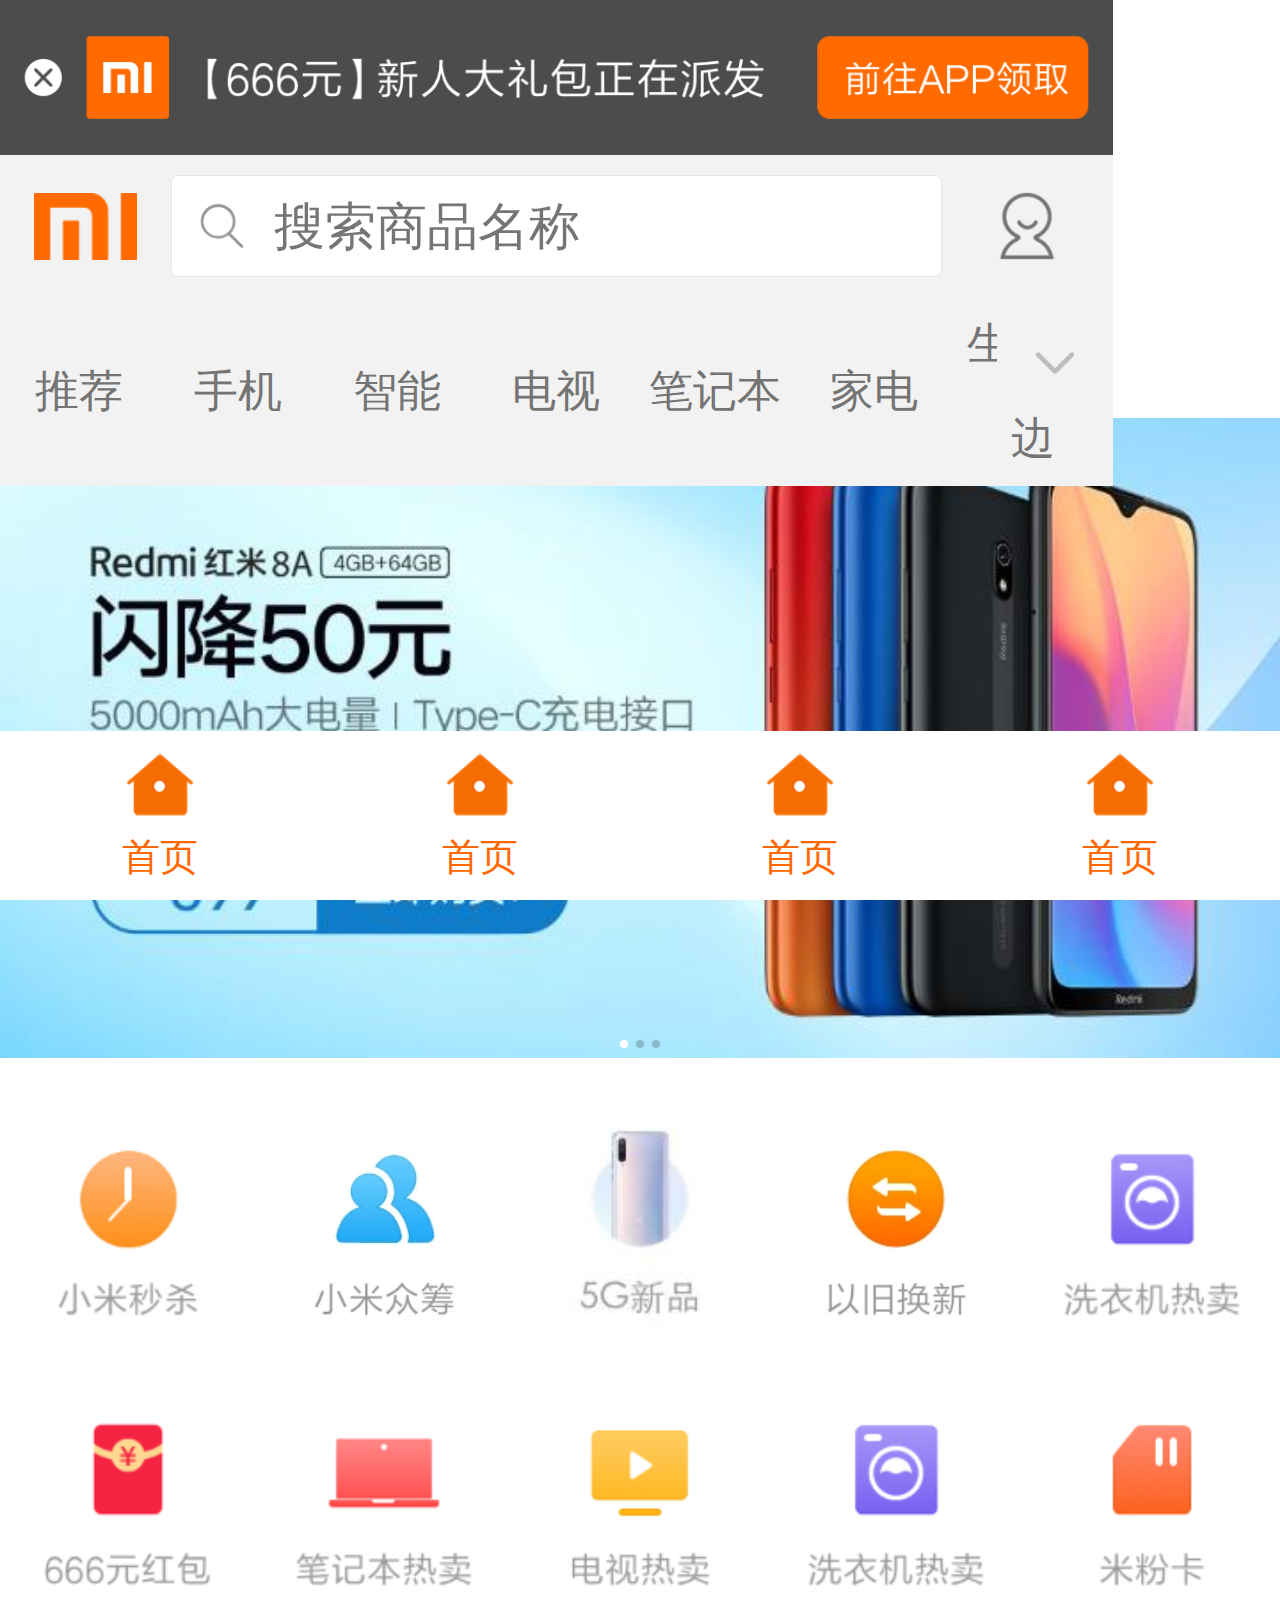
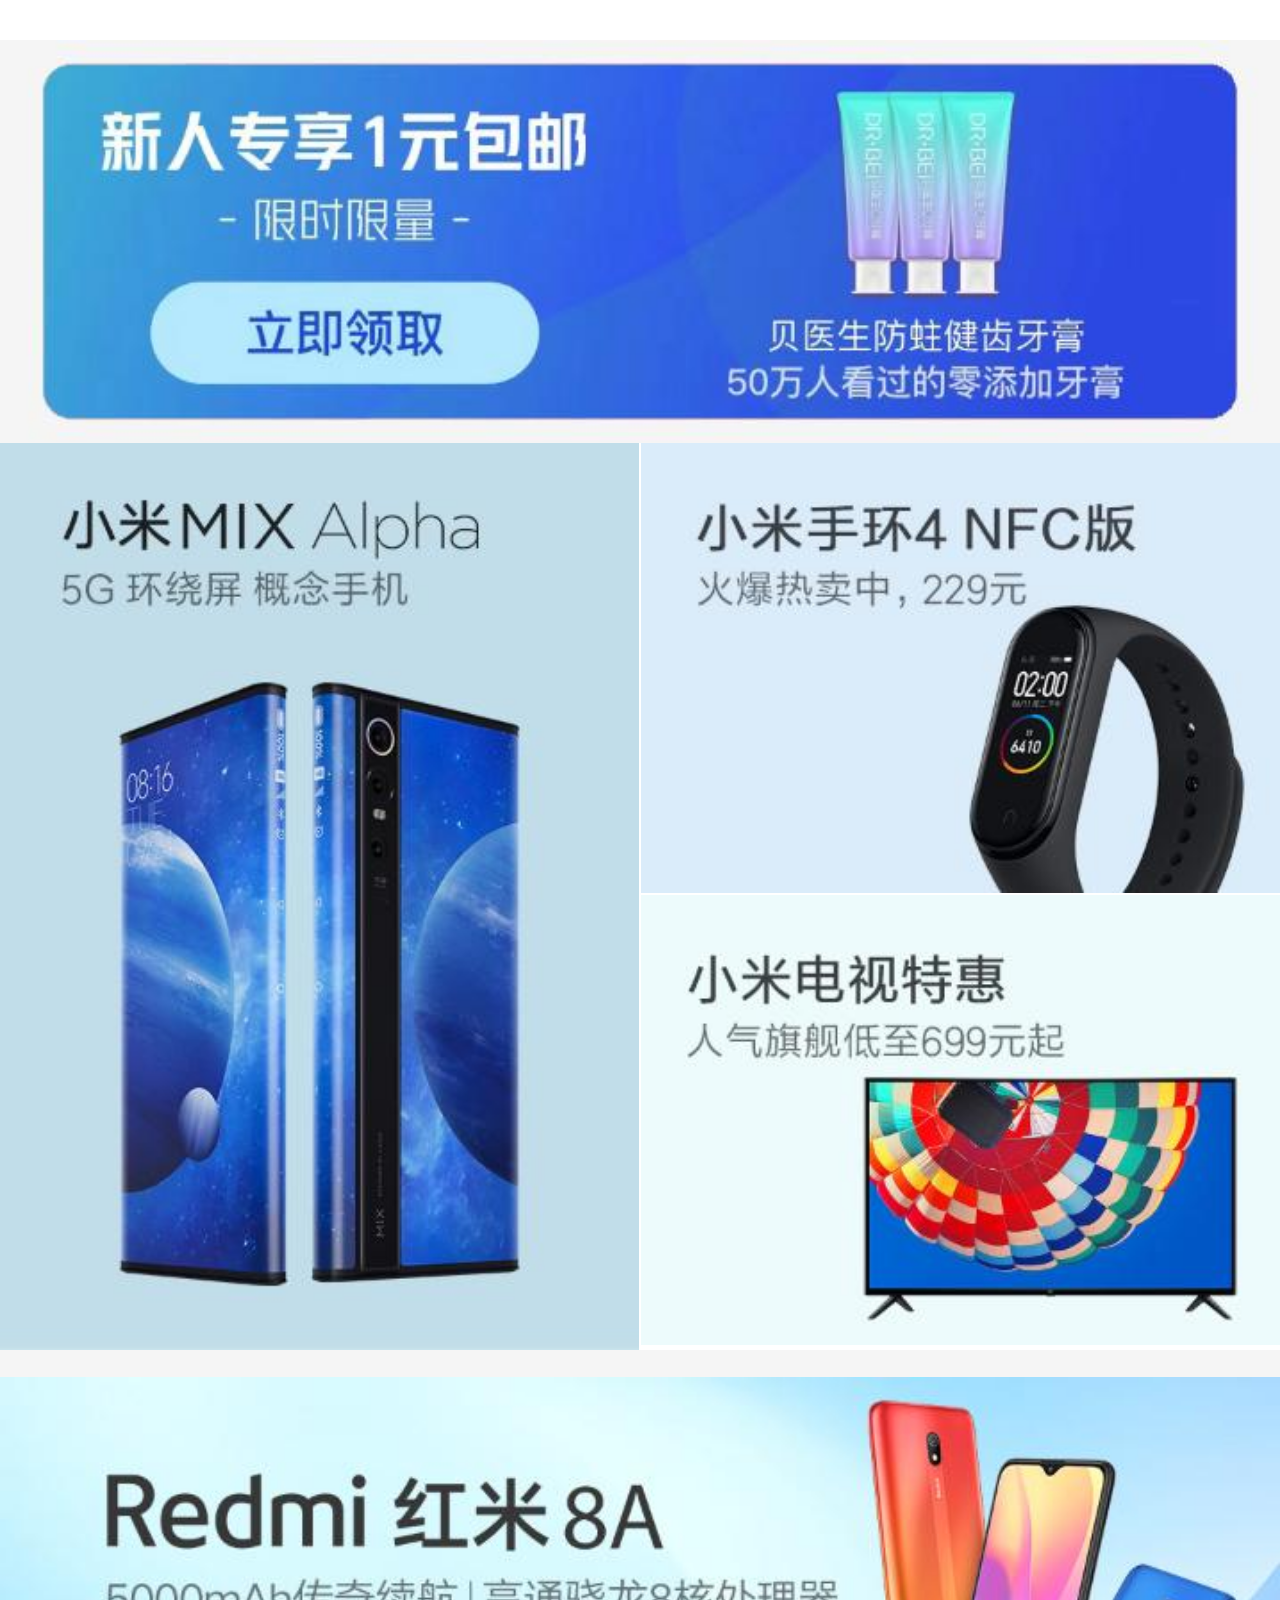
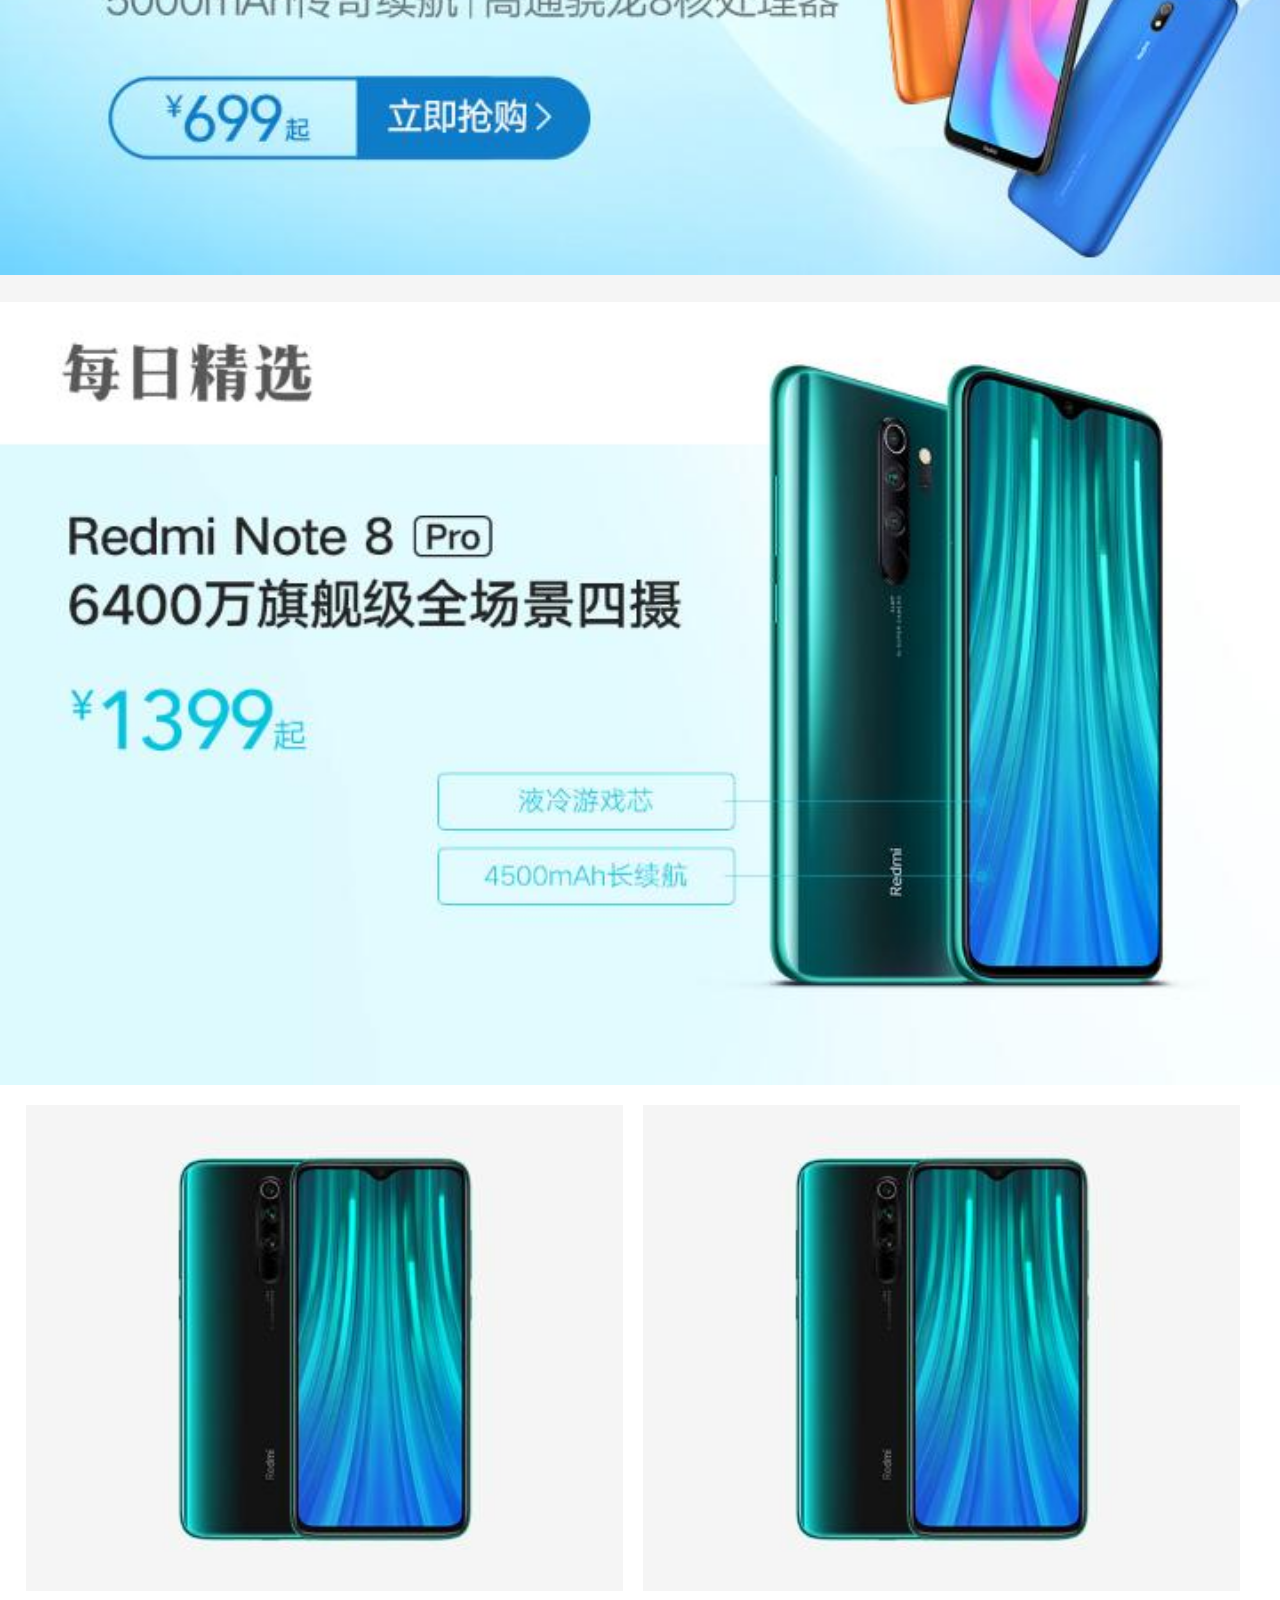
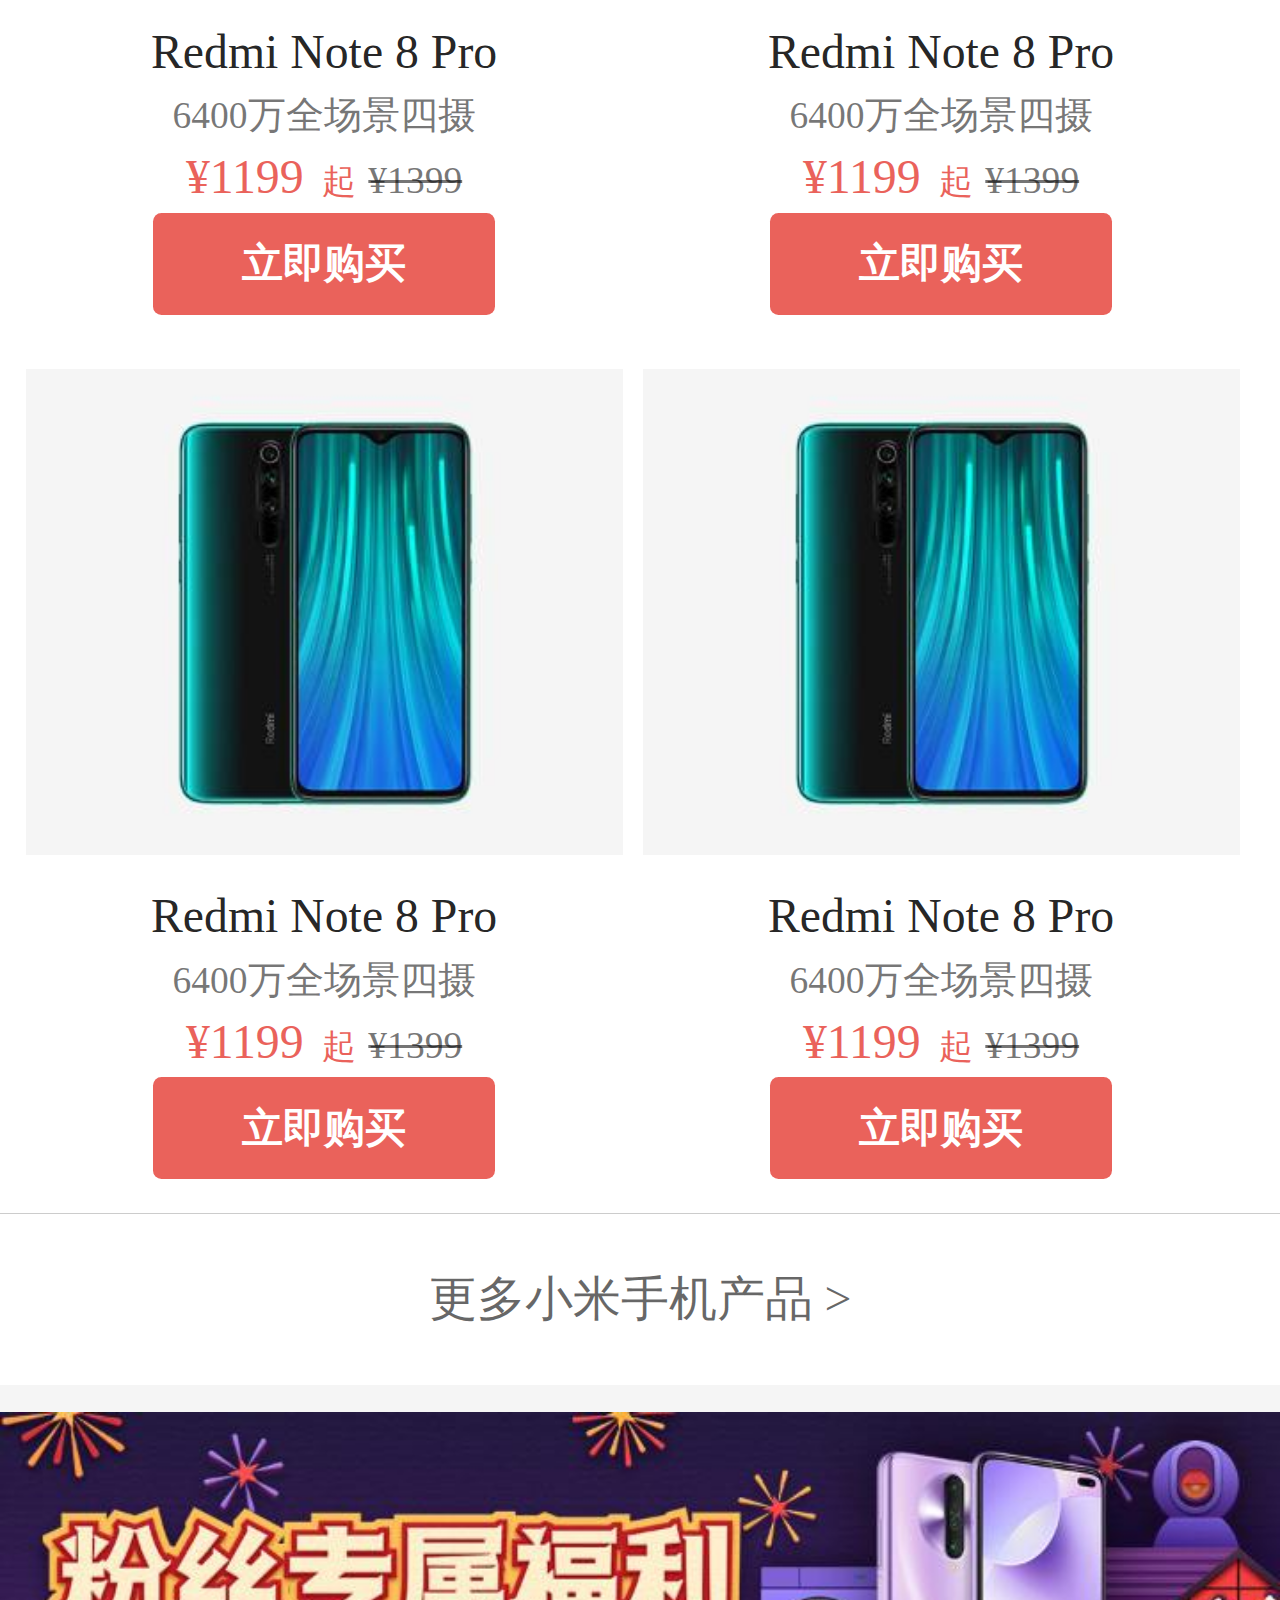
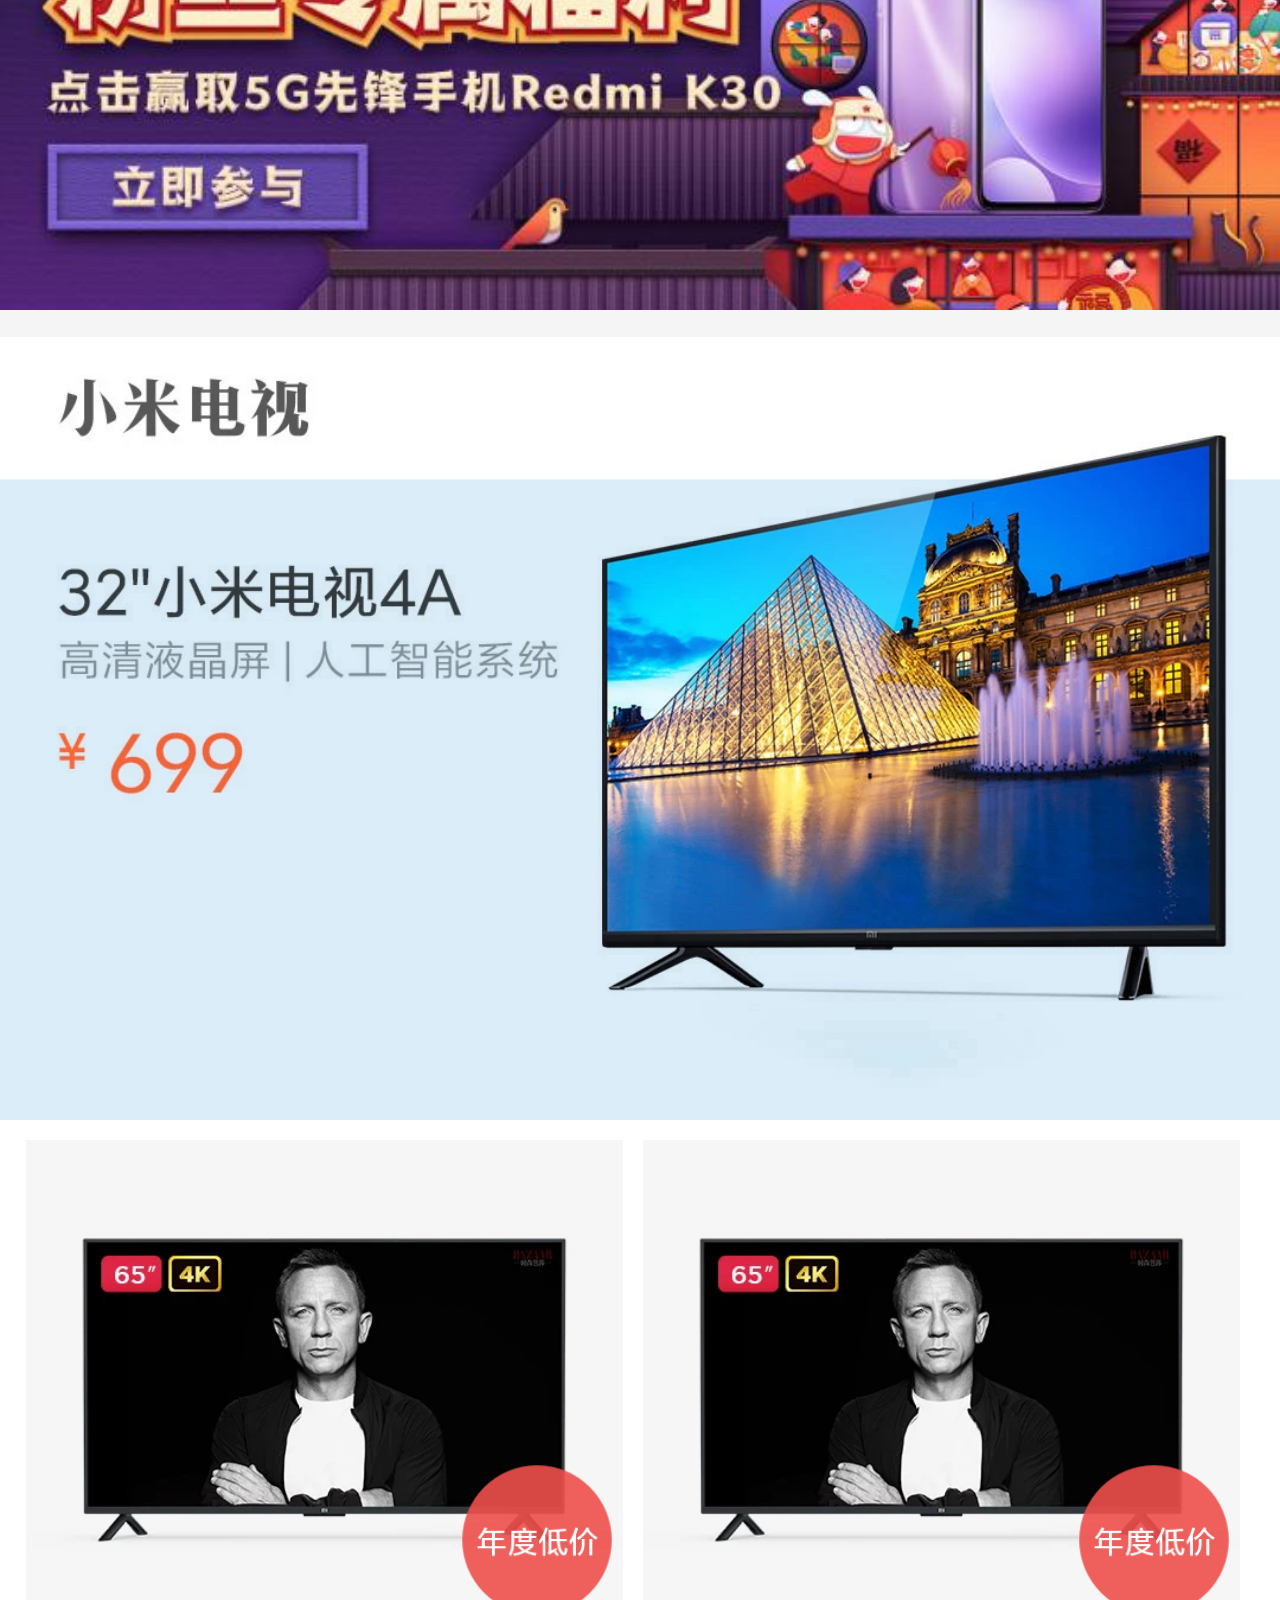
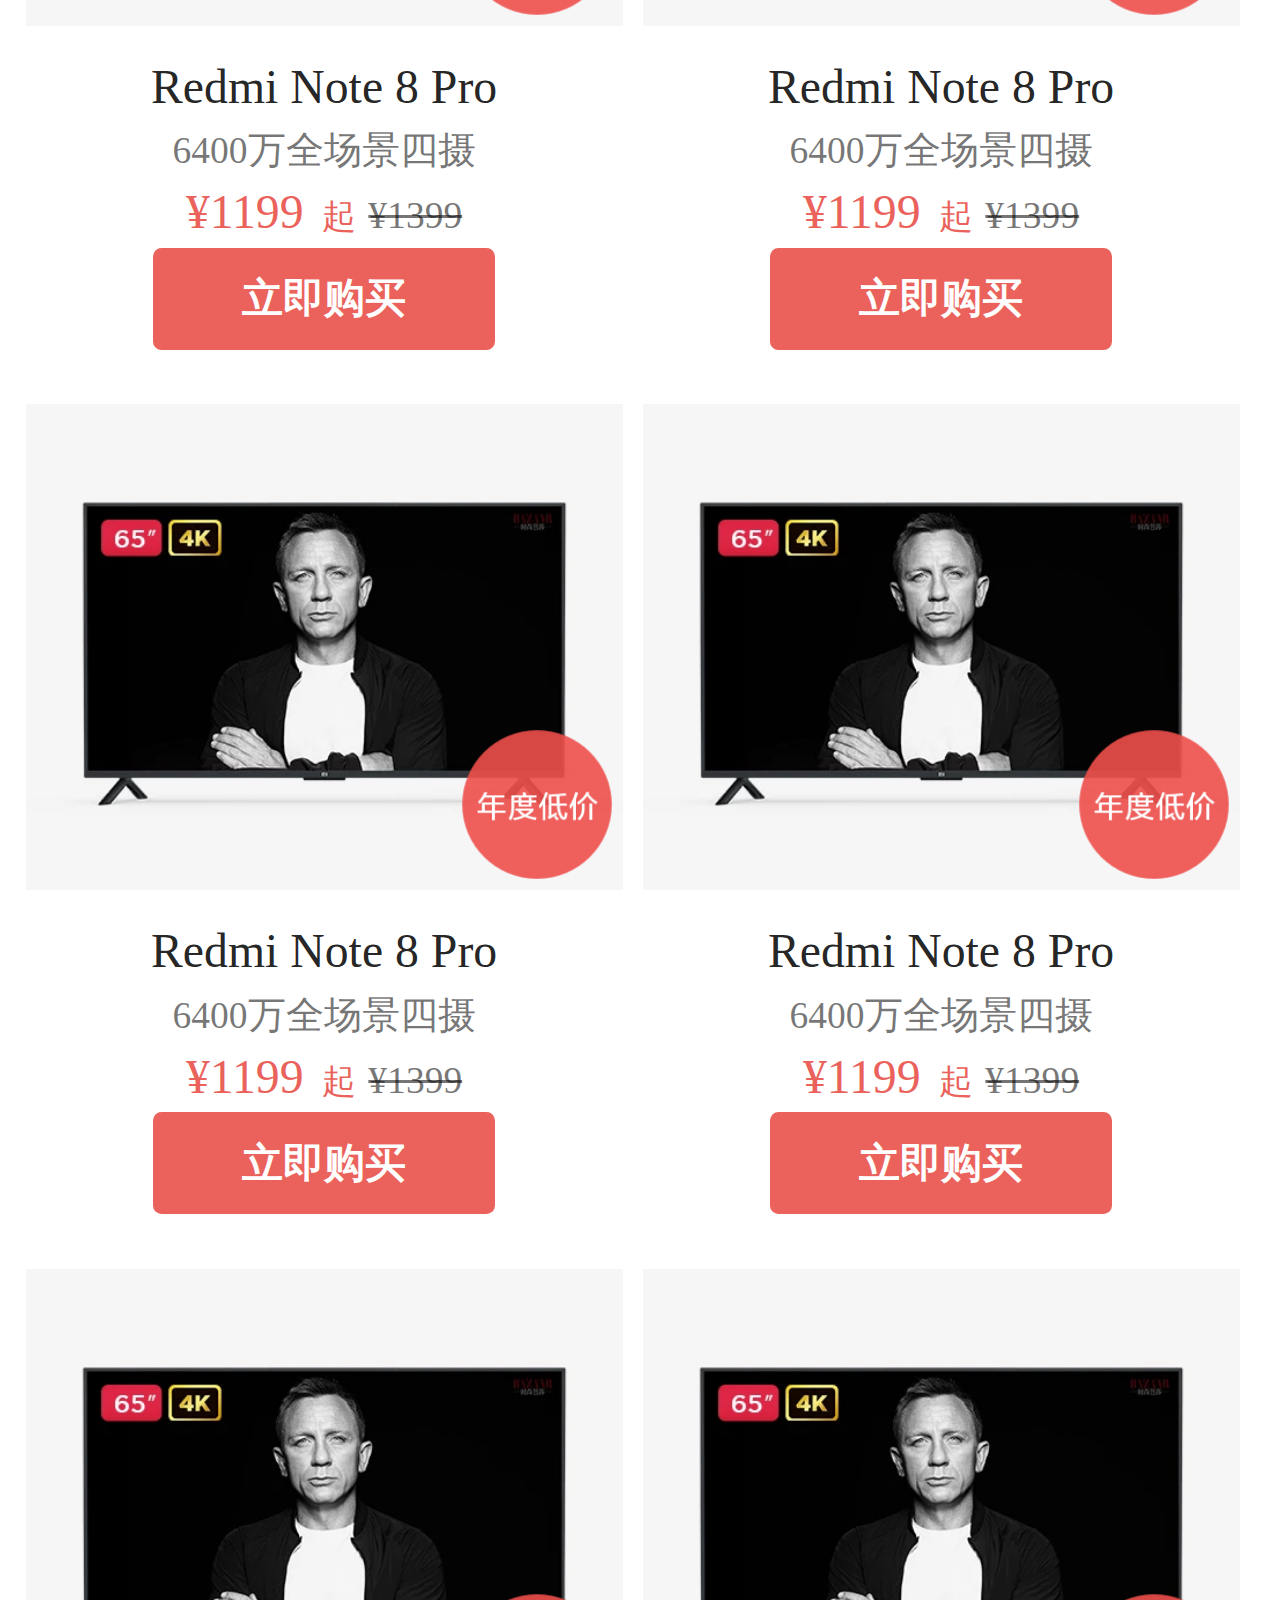
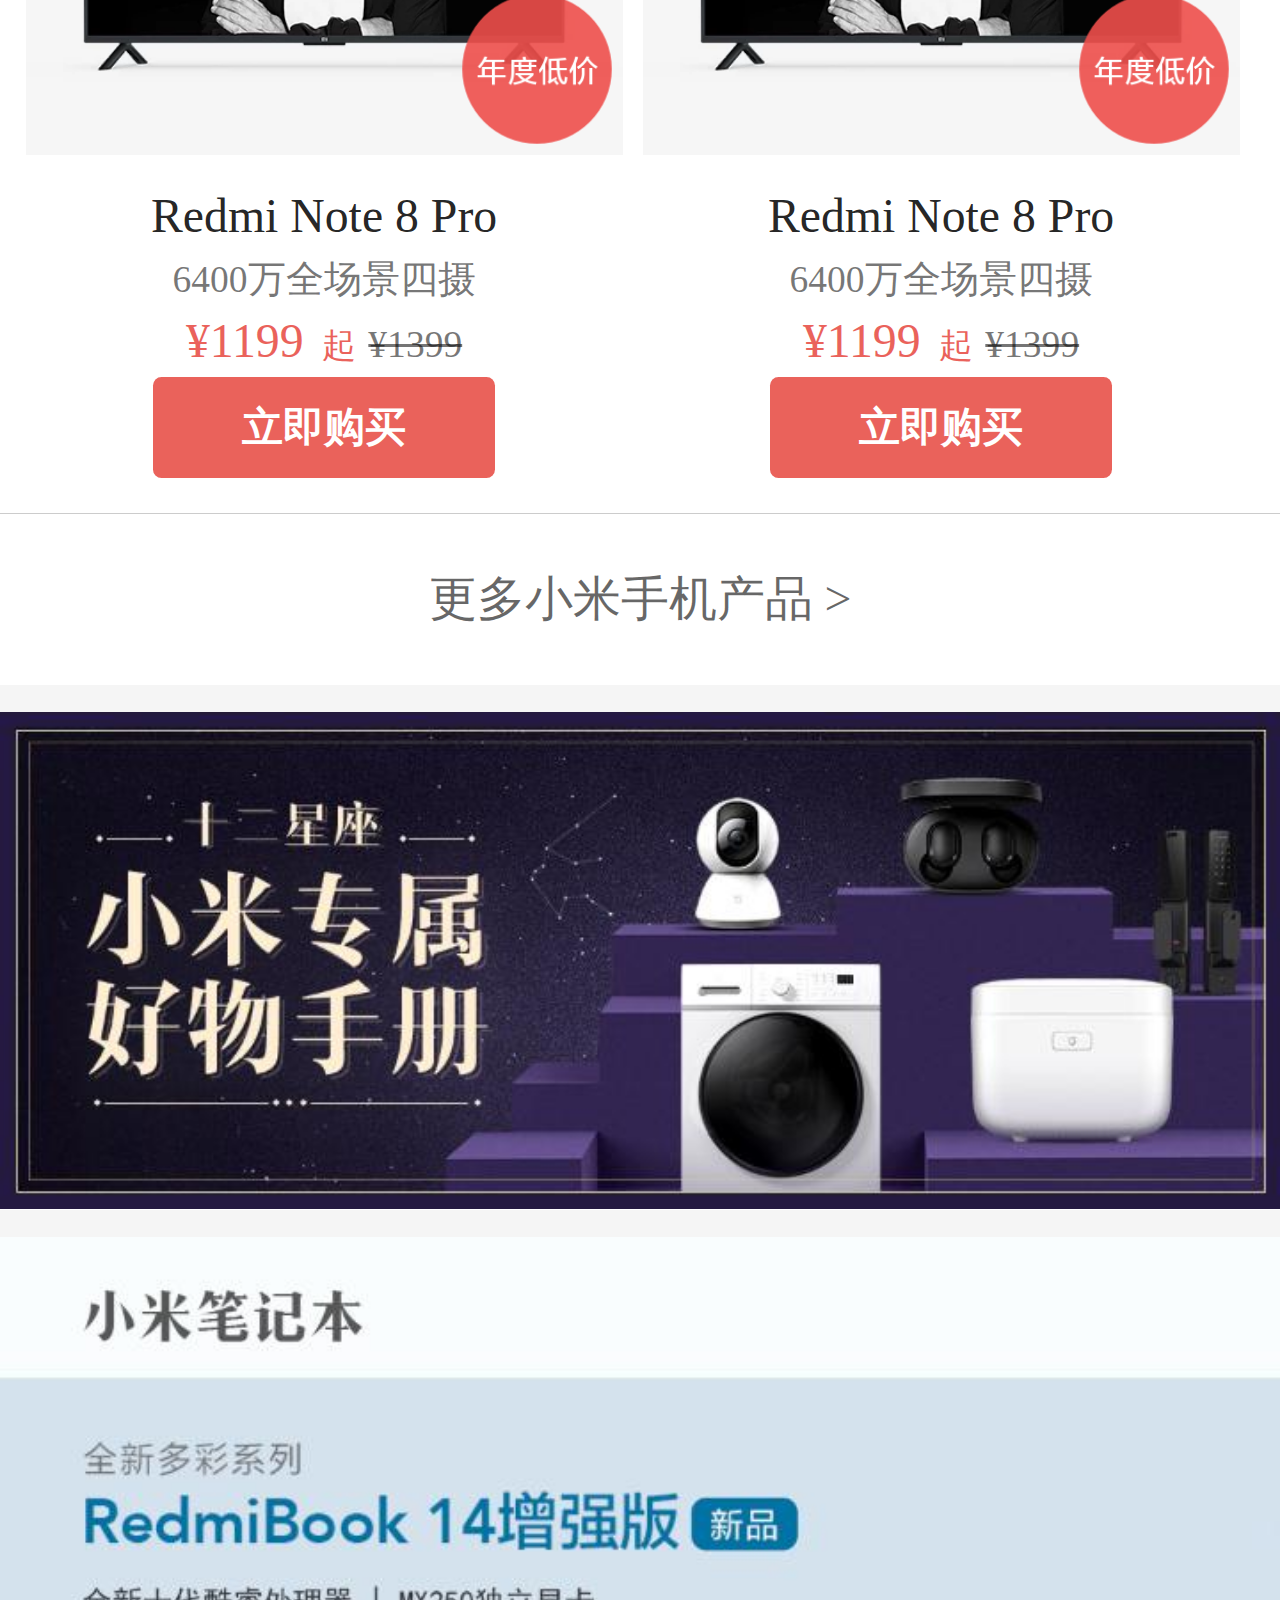
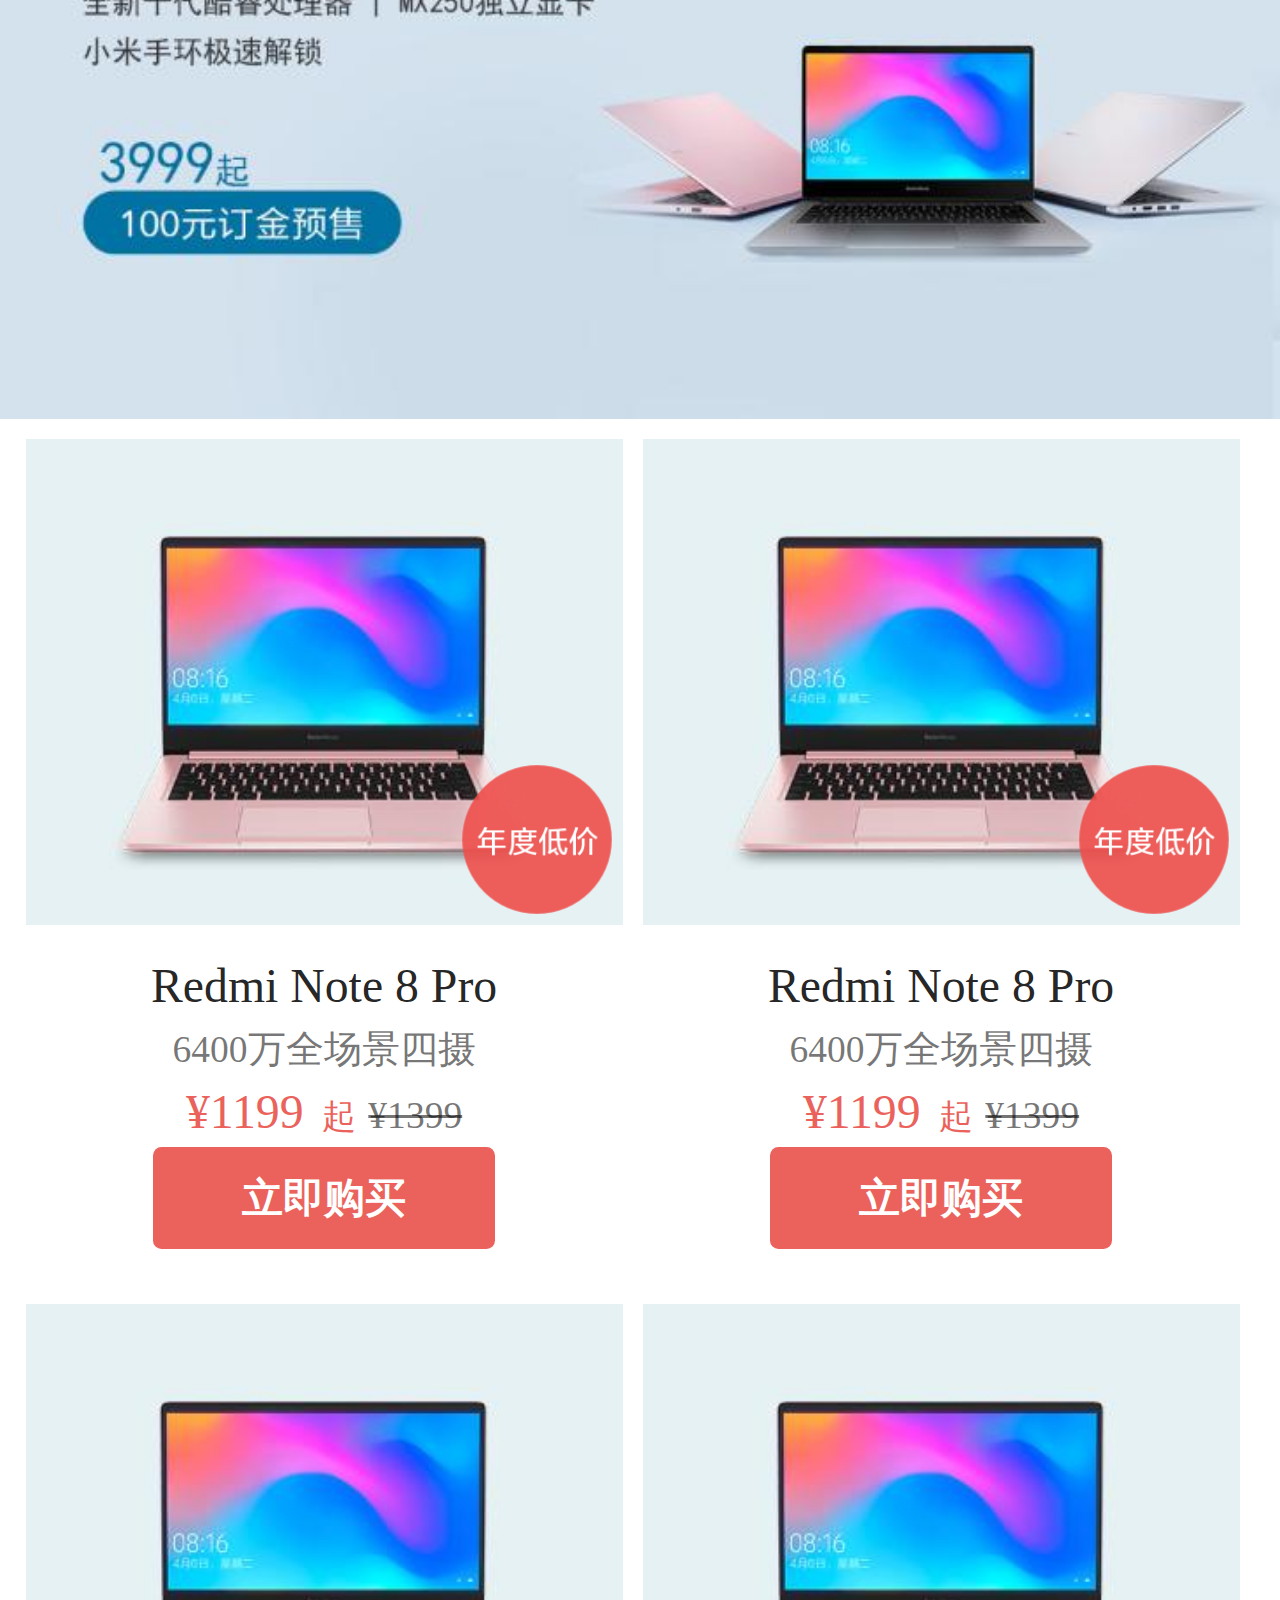
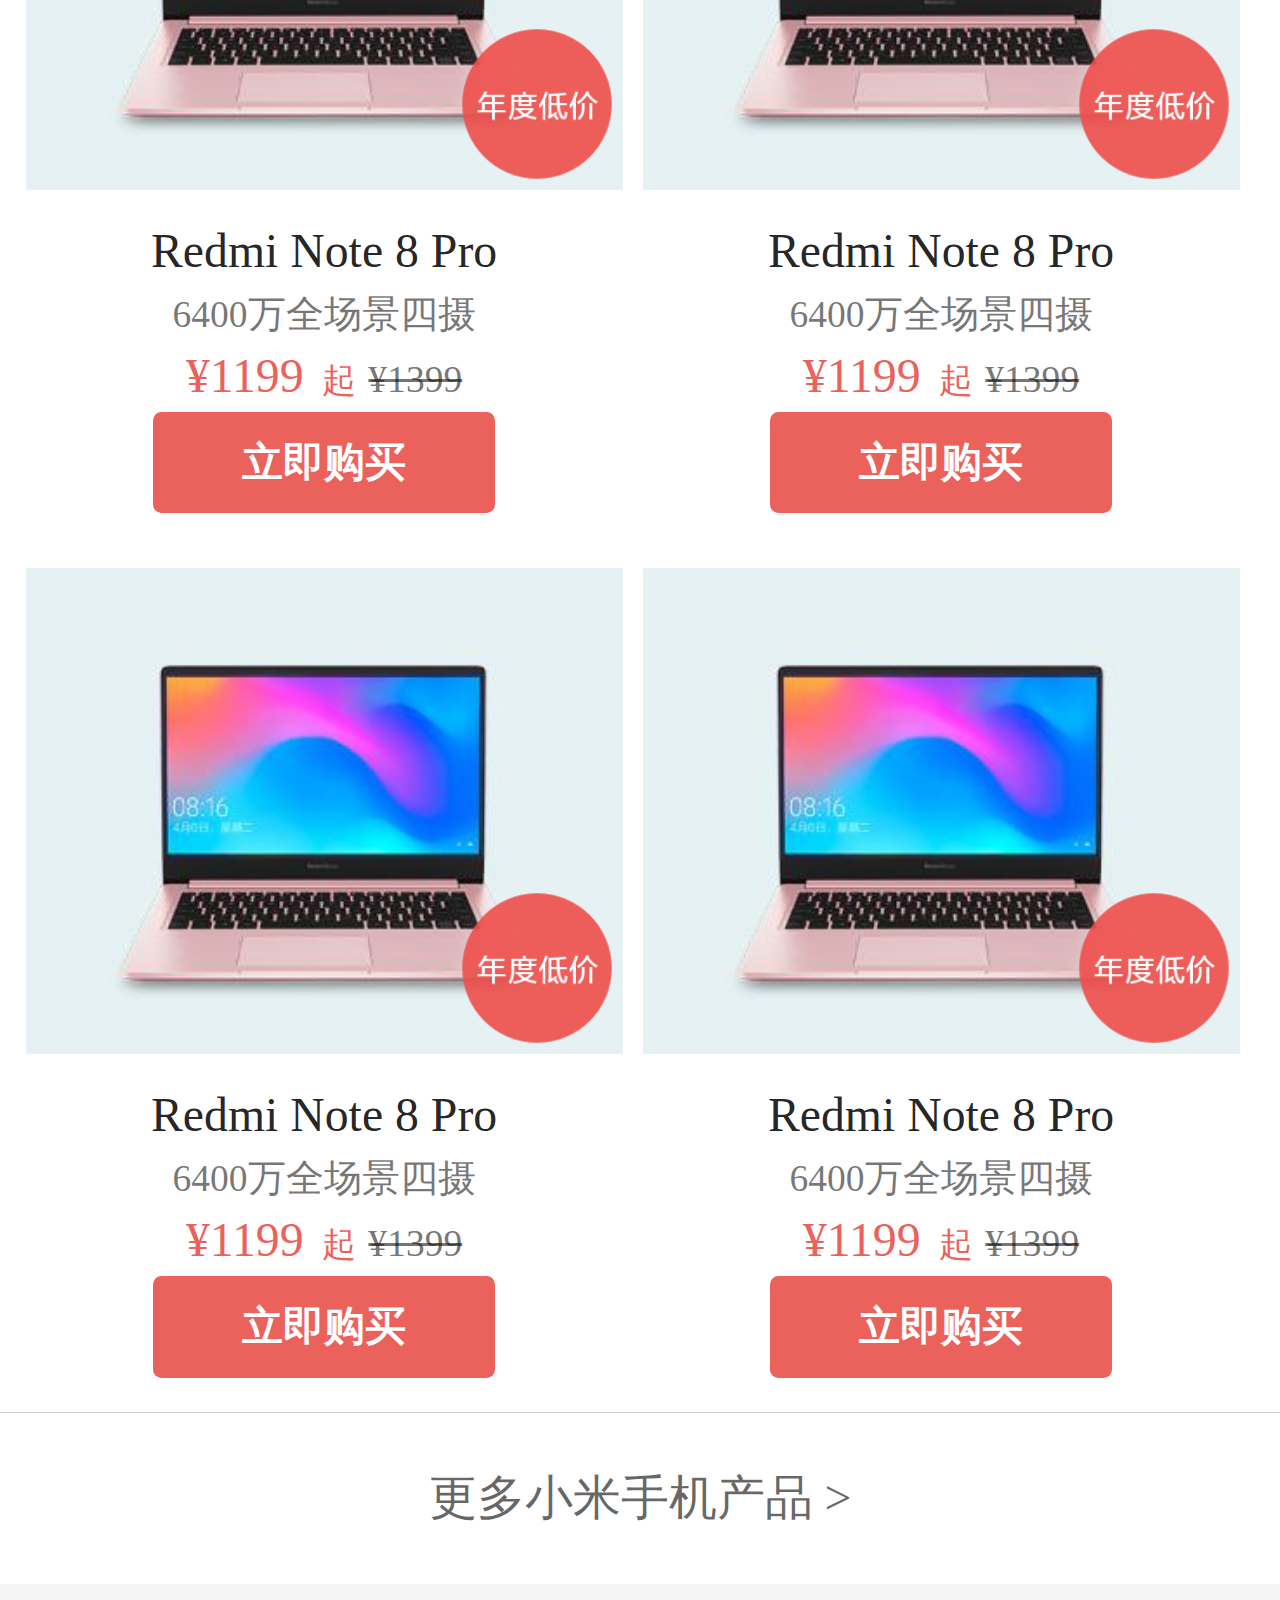
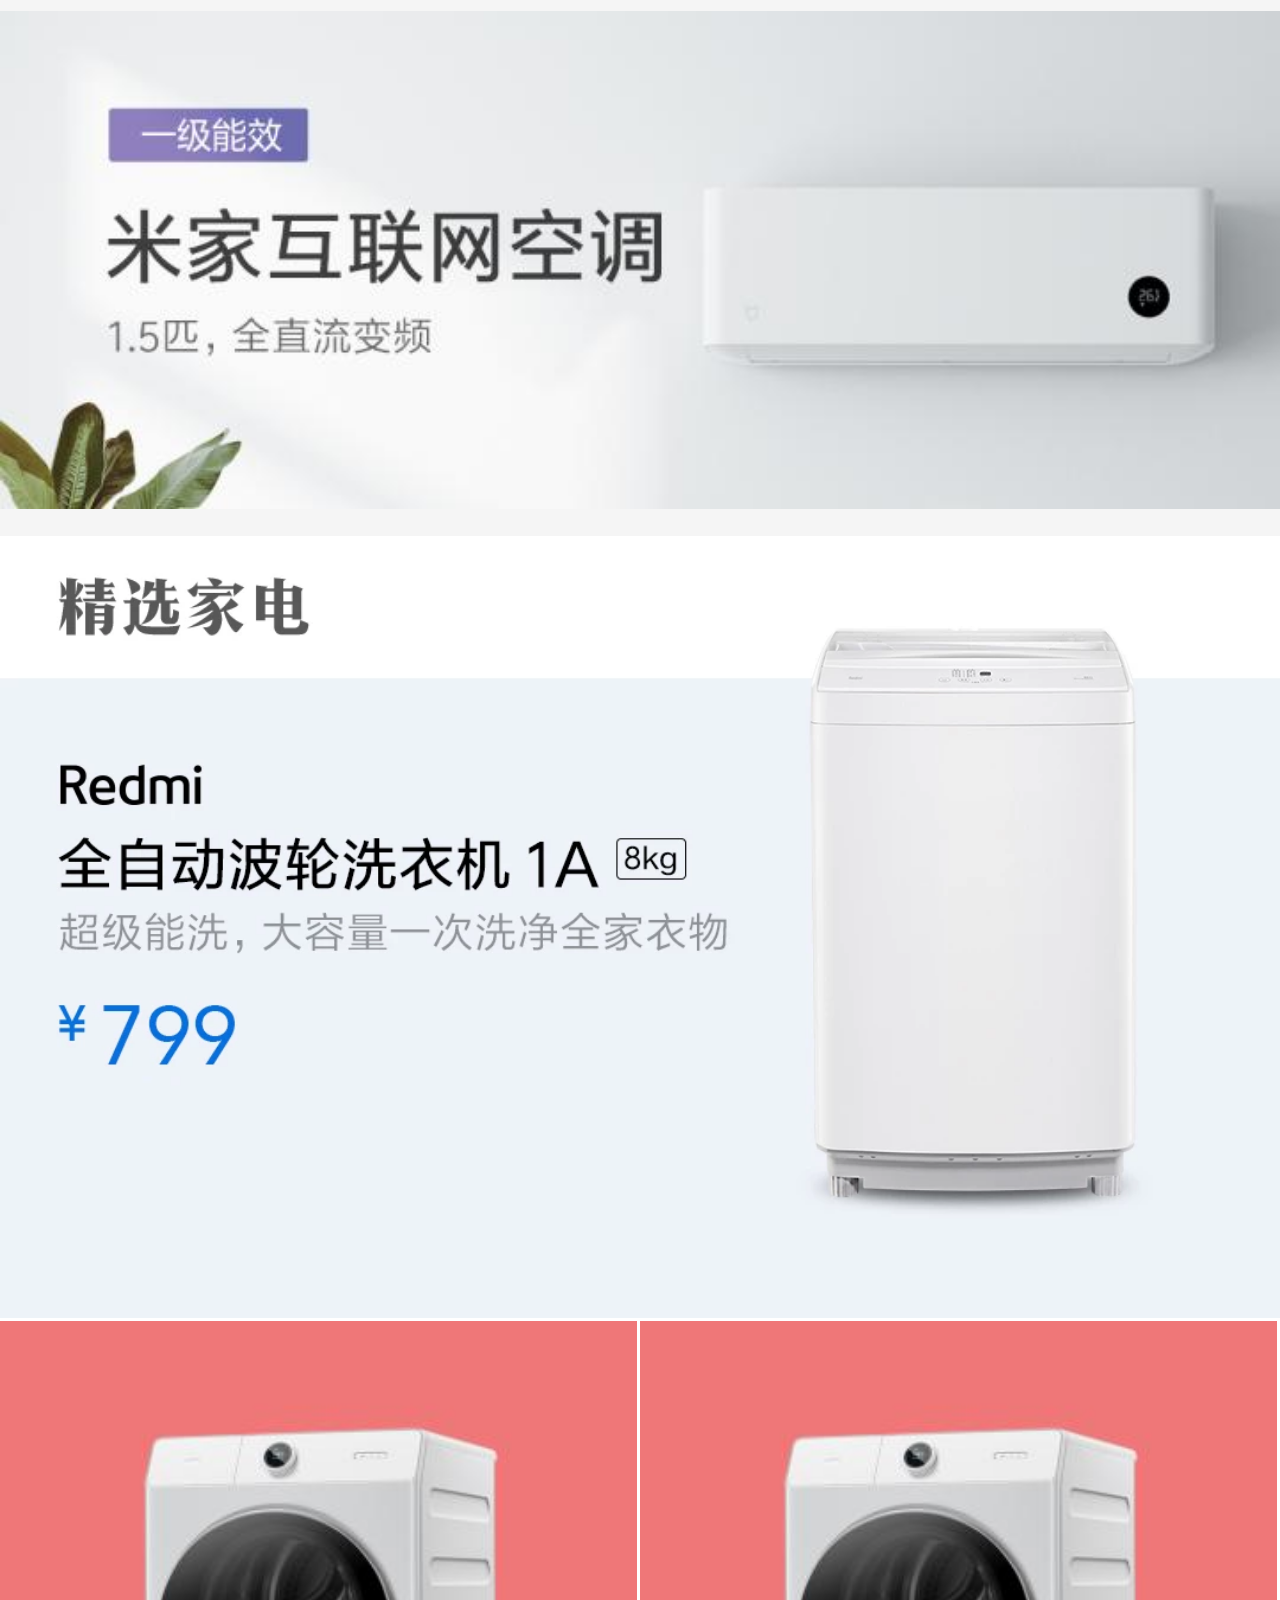
<file: index.html>
<!DOCTYPE html>
<html lang="en">

<head>
    <meta charset="UTF-8">
    <meta name="viewport"
        content="width=device-width,initial-scale=1.0;maximum-scale=1.0; minimum-scale=1.0;user-scalable=no;">
    <meta name="description " content=" ">
    <meta name="keywords " content=" ">
    <meta http-equiv="X-UA-Compatible" content="ie=edge">
    <title>小米商城-小米官方网站，小米手机、红米手机正品专卖</title>
    <link rel="shortcut icon" href="https://m.mi.com/favicon.ico" type="image/x-icon">

    <link rel="stylesheet" href="css/reset.min.css">
    <link rel="stylesheet" href="css/swiper.min.css">
    <link rel="stylesheet" href="css/index.css">
</head>

<body>
    <div class="head">
        <!-- app-entery -->
        <div class="app-shell">
            <a href="#">
                <img src="images/6E4424EC87CBC0D28B6AA46701B27900.png" alt="">
            </a>
        </div>
        <!-- app-header -->
        <header class="app-header-wrapper">
            <div class="app-left">
                <div class="app-logo">
                    <img src="[data-uri]"
                        alt="">
                </div>

            </div>
            <div class="app-mid">
                <input type="text" placeholder="搜索商品名称" class="app-text">
                <input type="button" class="btn">
            </div>
            <div class="app-right">
                <i class="app-login-icon">
                </i>
            </div>
        </header>
        <nav class="nav-wrap">
            <div class="nav-name">
                <a href="#">推荐</a>
            </div>
            <div class="nav-name">
                <a href="#">手机</a>
            </div>
            <div class="nav-name">
                <a href="#">智能</a>
            </div>
            <div class="nav-name">
                <a href="#">电视</a>
            </div>
            <div class="nav-name">
                <a href="#">笔记本</a>
            </div>
            <div class="nav-name">
                <a href="#">家电</a>
            </div>
            <div class="nav-name">
                <a href="#">生活周边</a>
            </div>
            <div class="nav-display">
                <i class="icon-top"></i>
            </div>
        </nav>
    </div>
    <div class="kong1"></div>
    <!-- banner 图 -->
    <div class="banner">
        <div class="swiper-container">
            <div class="swiper-wrapper">
                <div class="swiper-slide">
                    <img src="images/241dcd985a1c3f29902d092c7e7b91ea.jpg" alt="">
                </div>
                <div class="swiper-slide">
                    <img src="images/834aa0b760ac08575f01ddb630363611.jpg" alt="">
                </div>
                <div class="swiper-slide">
                    <img src="images/051400059efaba079ad2141ae8453601.jpg" alt="">
                </div>
            </div>
            <!-- 如果需要分页器 -->
            <div class="swiper-pagination"></div>
        </div>
    </div>
    <!-- icon 图 -->
    <div class="multi-cell cells-auto-fill">
        <a href="#">
            <img src="images/icon/1.1.png" alt="">
        </a>
        <a href="#">
            <img src="images/icon/1.2.webp" alt="">
        </a>
        <a href="#">
            <img src="images/icon/1.3.jpg" alt="">
        </a>
        <a href="#">
            <img src="images/icon/1.4.webp" alt="">
        </a>
        <a href="#">
            <img src="images/icon/1.9.png" alt="">
        </a>
    </div>
    <div class="multi-cell cells-auto-fill">
        <a href="#">
            <img src="images/icon/1.6.png" alt="">
        </a>
        <a href="#">
            <img src="images/icon/1.7.png" alt="">
        </a>
        <a href="#">
            <img src="images/icon/1.8.png" alt="">
        </a>
        <a href="#">
            <img src="images/icon/1.9.png" alt="">
        </a>
        <a href="#">
            <img src="images/icon/1.10.png" alt="">
        </a>
    </div>
    <div class="cells-auto-fill multi-cell">
        <a href="">
            <img src="images/3f01db528352554b7544720127c9577b.jpg" alt="">
        </a>
    </div>
    <div class="cells-auto-fill multi-cell cell-auto-fill">
        <div class="multi-cell-left">
            <a href="" class="pic">
                <img src="images/32b5d24417b673008f386592c4d17046.jpg" alt="">
            </a>
        </div>
        <div class="multi-cell-right">
            <a href="" class="pic1">
                <img src="images/4aea81c738383c9787b49c3d5e6a7ab0.jpg" alt="">
            </a>
            <a href="" class="pic1 pic2">
                <img src="images/267e988a99b5cf4e960747e8aa5fa831.jpg" alt="">
            </a>
        </div>
    </div>
    <div class="line"></div>
    <div class="cells-auto-fill multi-cell">
        <a href="">
            <img src="images/3ca39ff880dfbcbc0e45314782c39fff.jpg" alt="">
        </a>
    </div>
    <div class="line"></div>
    <div class="cells-auto-fill multi-cell">
        <a href="">
            <img src="images/e32eea5c3c27062019f9ac6434b351df.jpg" alt="">
        </a>
    </div>
    <div class="box-flex">
        <a href="#" class="list">
            <img src="images/918eafcf051967f9d212a649fad7de28.jpg" alt="">
            <div class="info">
                <p class="name">Redmi Note 8 Pro</p>
                <p class="brief">6400万全场景四摄</p>
                <p class="price">¥1199
                    <span>起</span>
                    <s>¥1399</s>
                </p>
                <div class="buybtn">
                    立即购买
                </div>
            </div>
        </a>
        <a href="#" class="list list-1">
            <div class="img">
                <img src="images/918eafcf051967f9d212a649fad7de28.jpg" alt="">
            </div>
            <div class="info">
                <p class="name">Redmi Note 8 Pro</p>
                <p class="brief">6400万全场景四摄</p>
                <p class="price">¥1199
                    <span>起</span>
                    <s>¥1399</s>
                </p>
                <div class="buybtn">
                    立即购买
                </div>
            </div>
        </a>
        <a href="#" class="list">
            <div class="img">
                <img src="images/918eafcf051967f9d212a649fad7de28.jpg" alt="">
            </div>
            <div class="info">
                <p class="name">Redmi Note 8 Pro</p>
                <p class="brief">6400万全场景四摄</p>
                <p class="price">¥1199
                    <span>起</span>
                    <s>¥1399</s>
                </p>
                <div class="buybtn">
                    立即购买
                </div>
            </div>
        </a>
        <a href="#" class="list list-1">
            <div class="img">
                <img src="images/918eafcf051967f9d212a649fad7de28.jpg" alt="">
            </div>
            <div class="info">
                <p class="name">Redmi Note 8 Pro</p>
                <p class="brief">6400万全场景四摄</p>
                <p class="price">¥1199
                    <span>起</span>
                    <s>¥1399</s>
                </p>
                <div class="buybtn">
                    立即购买
                </div>
            </div>
        </a>

    </div>
    <div class="ti">更多小米手机产品 ></div>
    <div class="line"></div>
    <div class="cells-auto-fill multi-cell">
        <a href="">
            <img src="images/151d771314537fac91c34a14e6e89bb6.jpg" alt="">
        </a>
    </div>
    <div class="line"></div>
    <div class="cells-auto-fill multi-cell">
        <a href="">
            <img src="images/34cc562e-8dd3-61e9-0209-395edb9237a1.webp" alt="">
        </a>
    </div>
    <div class="box-flex">
        <a href="#" class="list list-1">
            <div class="img">
                <img src="images/82003442-c6b7-3258-cc7a-2a851216ce8a.webp" alt="">
                <div class="tag1">
                    <img src="images/4da4f0b26985936a07f541bdceacf94e.png" alt="">
                </div>
            </div>
            <div class="info">
                <p class="name">Redmi Note 8 Pro</p>
                <p class="brief">6400万全场景四摄</p>
                <p class="price">¥1199
                    <span>起</span>
                    <s>¥1399</s>
                </p>
                <div class="buybtn">
                    立即购买
                </div>
            </div>
        </a>
        <a href="#" class="list list-1">
            <div class="img">
                <img src="images/82003442-c6b7-3258-cc7a-2a851216ce8a.webp" alt="">
                <div class="tag1">
                    <img src="images/4da4f0b26985936a07f541bdceacf94e.png" alt="">
                </div>
            </div>
            <div class="info">
                <p class="name">Redmi Note 8 Pro</p>
                <p class="brief">6400万全场景四摄</p>
                <p class="price">¥1199
                    <span>起</span>
                    <s>¥1399</s>
                </p>
                <div class="buybtn">
                    立即购买
                </div>
            </div>
        </a>
        <a href="#" class="list list-1">
            <div class="img">
                <img src="images/82003442-c6b7-3258-cc7a-2a851216ce8a.webp" alt="">
                <div class="tag1">
                    <img src="images/4da4f0b26985936a07f541bdceacf94e.png" alt="">
                </div>
            </div>
            <div class="info">
                <p class="name">Redmi Note 8 Pro</p>
                <p class="brief">6400万全场景四摄</p>
                <p class="price">¥1199
                    <span>起</span>
                    <s>¥1399</s>
                </p>
                <div class="buybtn">
                    立即购买
                </div>
            </div>
        </a>
        <a href="#" class="list list-1">
            <div class="img">
                <img src="images/82003442-c6b7-3258-cc7a-2a851216ce8a.webp" alt="">
                <div class="tag1">
                    <img src="images/4da4f0b26985936a07f541bdceacf94e.png" alt="">
                </div>
            </div>
            <div class="info">
                <p class="name">Redmi Note 8 Pro</p>
                <p class="brief">6400万全场景四摄</p>
                <p class="price">¥1199
                    <span>起</span>
                    <s>¥1399</s>
                </p>
                <div class="buybtn">
                    立即购买
                </div>
            </div>
        </a>
        <a href="#" class="list list-1">
            <div class="img">
                <img src="images/82003442-c6b7-3258-cc7a-2a851216ce8a.webp" alt="">
                <div class="tag1">
                    <img src="images/4da4f0b26985936a07f541bdceacf94e.png" alt="">
                </div>
            </div>
            <div class="info">
                <p class="name">Redmi Note 8 Pro</p>
                <p class="brief">6400万全场景四摄</p>
                <p class="price">¥1199
                    <span>起</span>
                    <s>¥1399</s>
                </p>
                <div class="buybtn">
                    立即购买
                </div>
            </div>
        </a>
        <a href="#" class="list list-1">
            <div class="img">
                <img src="images/82003442-c6b7-3258-cc7a-2a851216ce8a.webp" alt="">
                <div class="tag1">
                    <img src="images/4da4f0b26985936a07f541bdceacf94e.png" alt="">
                </div>
            </div>
            <div class="info">
                <p class="name">Redmi Note 8 Pro</p>
                <p class="brief">6400万全场景四摄</p>
                <p class="price">¥1199
                    <span>起</span>
                    <s>¥1399</s>
                </p>
                <div class="buybtn">
                    立即购买
                </div>
            </div>
        </a>

    </div>
    <div class="ti ti1">更多小米手机产品 ></div>
    <div class="line"></div>
    <div class="cells-auto-fill multi-cell">
        <a href="">
            <img src="images/067047e99bc9517e85bbc5d2d854779a.jpg" alt="">
        </a>
    </div>
    <div class="line"></div>
    <div class="cells-auto-fill multi-cell">
        <a href="">
            <img src="images/95fa21d026bd0a93b16b38ee20e96cab.jpg" alt="">
        </a>
    </div>
    <div class="box-flex">
        <a href="#" class="list list-1">
            <div class="img">
                <img src="images/67af8c5df281feb89083c94a69ad4e23.jpg" alt="">
                <div class="tag1">
                    <img src="images/4da4f0b26985936a07f541bdceacf94e.png" alt="">
                </div>
            </div>
            <div class="info">
                <p class="name">Redmi Note 8 Pro</p>
                <p class="brief">6400万全场景四摄</p>
                <p class="price">¥1199
                    <span>起</span>
                    <s>¥1399</s>
                </p>
                <div class="buybtn">
                    立即购买
                </div>
            </div>
        </a>
        <a href="#" class="list list-1">
            <div class="img">
                <img src="images/67af8c5df281feb89083c94a69ad4e23.jpg" alt="">
                <div class="tag1">
                    <img src="images/4da4f0b26985936a07f541bdceacf94e.png" alt="">
                </div>
            </div>
            <div class="info">
                <p class="name">Redmi Note 8 Pro</p>
                <p class="brief">6400万全场景四摄</p>
                <p class="price">¥1199
                    <span>起</span>
                    <s>¥1399</s>
                </p>
                <div class="buybtn">
                    立即购买
                </div>
            </div>
        </a>
        <a href="#" class="list list-1">
            <div class="img">
                <img src="images/67af8c5df281feb89083c94a69ad4e23.jpg" alt="">
                <div class="tag1">
                    <img src="images/4da4f0b26985936a07f541bdceacf94e.png" alt="">
                </div>
            </div>
            <div class="info">
                <p class="name">Redmi Note 8 Pro</p>
                <p class="brief">6400万全场景四摄</p>
                <p class="price">¥1199
                    <span>起</span>
                    <s>¥1399</s>
                </p>
                <div class="buybtn">
                    立即购买
                </div>
            </div>
        </a>
        <a href="#" class="list list-1">
            <div class="img">
                <img src="images/67af8c5df281feb89083c94a69ad4e23.jpg" alt="">
                <div class="tag1">
                    <img src="images/4da4f0b26985936a07f541bdceacf94e.png" alt="">
                </div>
            </div>
            <div class="info">
                <p class="name">Redmi Note 8 Pro</p>
                <p class="brief">6400万全场景四摄</p>
                <p class="price">¥1199
                    <span>起</span>
                    <s>¥1399</s>
                </p>
                <div class="buybtn">
                    立即购买
                </div>
            </div>
        </a>
        <a href="#" class="list list-1">
            <div class="img">
                <img src="images/67af8c5df281feb89083c94a69ad4e23.jpg" alt="">
                <div class="tag1">
                    <img src="images/4da4f0b26985936a07f541bdceacf94e.png" alt="">
                </div>
            </div>
            <div class="info">
                <p class="name">Redmi Note 8 Pro</p>
                <p class="brief">6400万全场景四摄</p>
                <p class="price">¥1199
                    <span>起</span>
                    <s>¥1399</s>
                </p>
                <div class="buybtn">
                    立即购买
                </div>
            </div>
        </a>
        <a href="#" class="list list-1">
            <div class="img">
                <img src="images/67af8c5df281feb89083c94a69ad4e23.jpg" alt="">
                <div class="tag1">
                    <img src="images/4da4f0b26985936a07f541bdceacf94e.png" alt="">
                </div>
            </div>
            <div class="info">
                <p class="name">Redmi Note 8 Pro</p>
                <p class="brief">6400万全场景四摄</p>
                <p class="price">¥1199
                    <span>起</span>
                    <s>¥1399</s>
                </p>
                <div class="buybtn">
                    立即购买
                </div>
            </div>
        </a>

    </div>
    <div class="ti ti1">更多小米手机产品 ></div>
    <div class="line"></div>
    <div class="cells-auto-fill multi-cell">
        <a href="">
            <img src="images/85ea26a99c704861af8e29bf7f249fed.jpg" alt="">
        </a>
    </div>
    <div class="line"></div>
    <div class="cells-auto-fill multi-cell">
        <a href="">
            <img src="images/3466df89-e534-a68c-6504-2b6e0a704307.webp" alt="">
        </a>
    </div>
    <div class="box-flex box-flex1">
        <a href="#" class="list list1">
            <img src="images/552e42b8706ee8d0bd3e048d2a5c4316.jpg" alt="">
            <div class="info info1 info3">
                <p class="name">Redmi Note 8 Pro</p>
                <p class="brief">6400万全场景四摄</p>
                <p class="price">¥1199
                    <span>起</span>
                    <s>¥1399</s>
                </p>
            </div>
        </a>
        <a href="#" class="list list1">
            <img src="images/552e42b8706ee8d0bd3e048d2a5c4316.jpg" alt="">
            <div class="info info1 info3">
                <p class="name">Redmi Note 8 Pro</p>
                <p class="brief">6400万全场景四摄</p>
                <p class="price">¥1199
                    <span>起</span>
                    <s>¥1399</s>
                </p>
            </div>
        </a><a href="#" class="list list1">
            <img src="images/552e42b8706ee8d0bd3e048d2a5c4316.jpg" alt="">
            <div class="info info1 info3">
                <p class="name">Redmi Note 8 Pro</p>
                <p class="brief">6400万全场景四摄</p>
                <p class="price">¥1199
                    <span>起</span>
                    <s>¥1399</s>
                </p>
            </div>
        </a><a href="#" class="list list1">
            <img src="images/552e42b8706ee8d0bd3e048d2a5c4316.jpg" alt="">
            <div class="info info1 info3">
                <p class="name">Redmi Note 8 Pro</p>
                <p class="brief">6400万全场景四摄</p>
                <p class="price">¥1199
                    <span>起</span>
                    <s>¥1399</s>
                </p>
            </div>
        </a><a href="#" class="list list1">
            <img src="images/552e42b8706ee8d0bd3e048d2a5c4316.jpg" alt="">
            <div class="info info1 info3">
                <p class="name">Redmi Note 8 Pro</p>
                <p class="brief">6400万全场景四摄</p>
                <p class="price">¥1199
                    <span>起</span>
                    <s>¥1399</s>
                </p>
            </div>
        </a><a href="#" class="list list1">
            <img src="images/552e42b8706ee8d0bd3e048d2a5c4316.jpg" alt="">
            <div class="info info1 info3">
                <p class="name">Redmi Note 8 Pro</p>
                <p class="brief">6400万全场景四摄</p>
                <p class="price">¥1199
                    <span>起</span>
                    <s>¥1399</s>
                </p>
            </div>
        </a>
    </div>
    <div class="ti">更多小米手机产品 ></div>
    <div class="line"></div>
    <div class="cells-auto-fill multi-cell">
        <a href="">
            <img src="images/a56394373382e7d98a395b25c709cfcb.jpg" alt="">
        </a>
    </div>
    <div class="line"></div>
    <div class="cells-auto-fill multi-cell">
        <a href="">
            <img src="images/df9f0ec1b502e3f7ca36779c7596c7c4.jpg" alt="">
        </a>
    </div>
    <div class="box-flex box-flex1">
        <a href="#" class="list list1 list2">
            <img src="images/c33f008a86c151a1500d44d599351256.jpg" alt="">
        </a>
        <a href="#" class="list list1 list2">
            <div class="info info1 info2">
                <p class="name">Redmi Note 8 Pro</p>
                <p class="brief">6400万全场景四摄</p>
                <p class="price">¥1199
                    <span>起</span>
                    <s>¥1399</s>
                </p>
            </div>
        </a>
        <a href="#" class="list list1 list2">
            <div class="info info1 info2">
                <p class="name">Redmi Note 8 Pro</p>
                <p class="brief">6400万全场景四摄</p>
                <p class="price">¥1199
                    <span>起</span>
                    <s>¥1399</s>
                </p>
            </div>
        </a>
        <a href="#" class="list list1 list2">
            <img src="images/c33f008a86c151a1500d44d599351256.jpg" alt="">
        </a>
    </div>
    <div class="ti">更多小米手机产品 ></div>
    <div class="box-flex box-flex1 box-flex4">
        <a href="#" class="list list-1">
            <div class="img">
                <img src="images/b79cb907-3ae4-2a35-6756-b243b386a95a.webp" alt="">
            </div>
        </a>
        <a href="#" class="list list-1">
            <div class="img">
                <img src="images/b79cb907-3ae4-2a35-6756-b243b386a95a.webp" alt="">
            </div>
        </a>
        <a href="#" class="list list-1">
            <div class="img">
                <img src="images/b79cb907-3ae4-2a35-6756-b243b386a95a.webp" alt="">
            </div>
        </a>
        <a href="#" class="list list-1">
            <div class="img">
                <img src="images/b79cb907-3ae4-2a35-6756-b243b386a95a.webp" alt="">
            </div>
        </a>
        <a href="#" class="list list-1">
            <div class="img">
                <img src="images/b79cb907-3ae4-2a35-6756-b243b386a95a.webp" alt="">
            </div>
        </a>
        <a href="#" class="list list-1">
            <div class="img">
                <img src="images/b79cb907-3ae4-2a35-6756-b243b386a95a.webp" alt="">
            </div>
        </a>
    </div>
    <div class="ti">更多小米手机产品 ></div>
    <div class="line"></div>
    <div class="cells-auto-fill multi-cell">
        <a href="">
            <img src="images/f4c4a11536a720ee0f1b516e53e4d868.jpg" alt="">
        </a>
    </div>
    <div class="cells-auto-fill multi-cell">
        <a href="">
            <img src="images/bbb5bac8089d890338b5bf8ff742cbbc.png" alt="">
        </a>
    </div>
    <div class="kong2"></div>
    <footer class="app-shell-footer">
        <a href="" class="flex">
            <i class="icon-1"></i>
            <span>首页</span>
        </a>
        <a href="" class="flex">
            <i class="icon-1"></i>
            <span>首页</span>
        </a>
        <a href="" class="flex">
            <i class="icon-1"></i>
            <span>首页</span>
        </a>
        <a href="" class="flex">
            <i class="icon-1"></i>
            <span>首页</span>
        </a>
    </footer>
    <script src="js/swiper.min.js"></script>
    <!-- 动态判断rem的大小 -->
    <script type="text/javascript">
        function refreshRem() {
            var desW = 750,
                winW = document.documentElement.clientWidth,
                ratio = winW / desW;
            document.documentElement.style.fontSize = ratio * 100 + 'px';
        }
        refreshRem();
        window.addEventListener('resize', refreshRem);
    </script>
    <script>
        var mySwiper = new Swiper('.swiper-container', {
            loop: true, // 循环模式选项

            // 如果需要分页器
            pagination: {
                el: '.swiper-pagination',
            },

            // 如果需要前进后退按钮
            navigation: {
                nextEl: '.swiper-button-next',
                prevEl: '.swiper-button-prev',
            },

            // 如果需要滚动条
            scrollbar: {
                el: '.swiper-scrollbar',
            },
        })        
    </script>
</body>

</html>
</file>
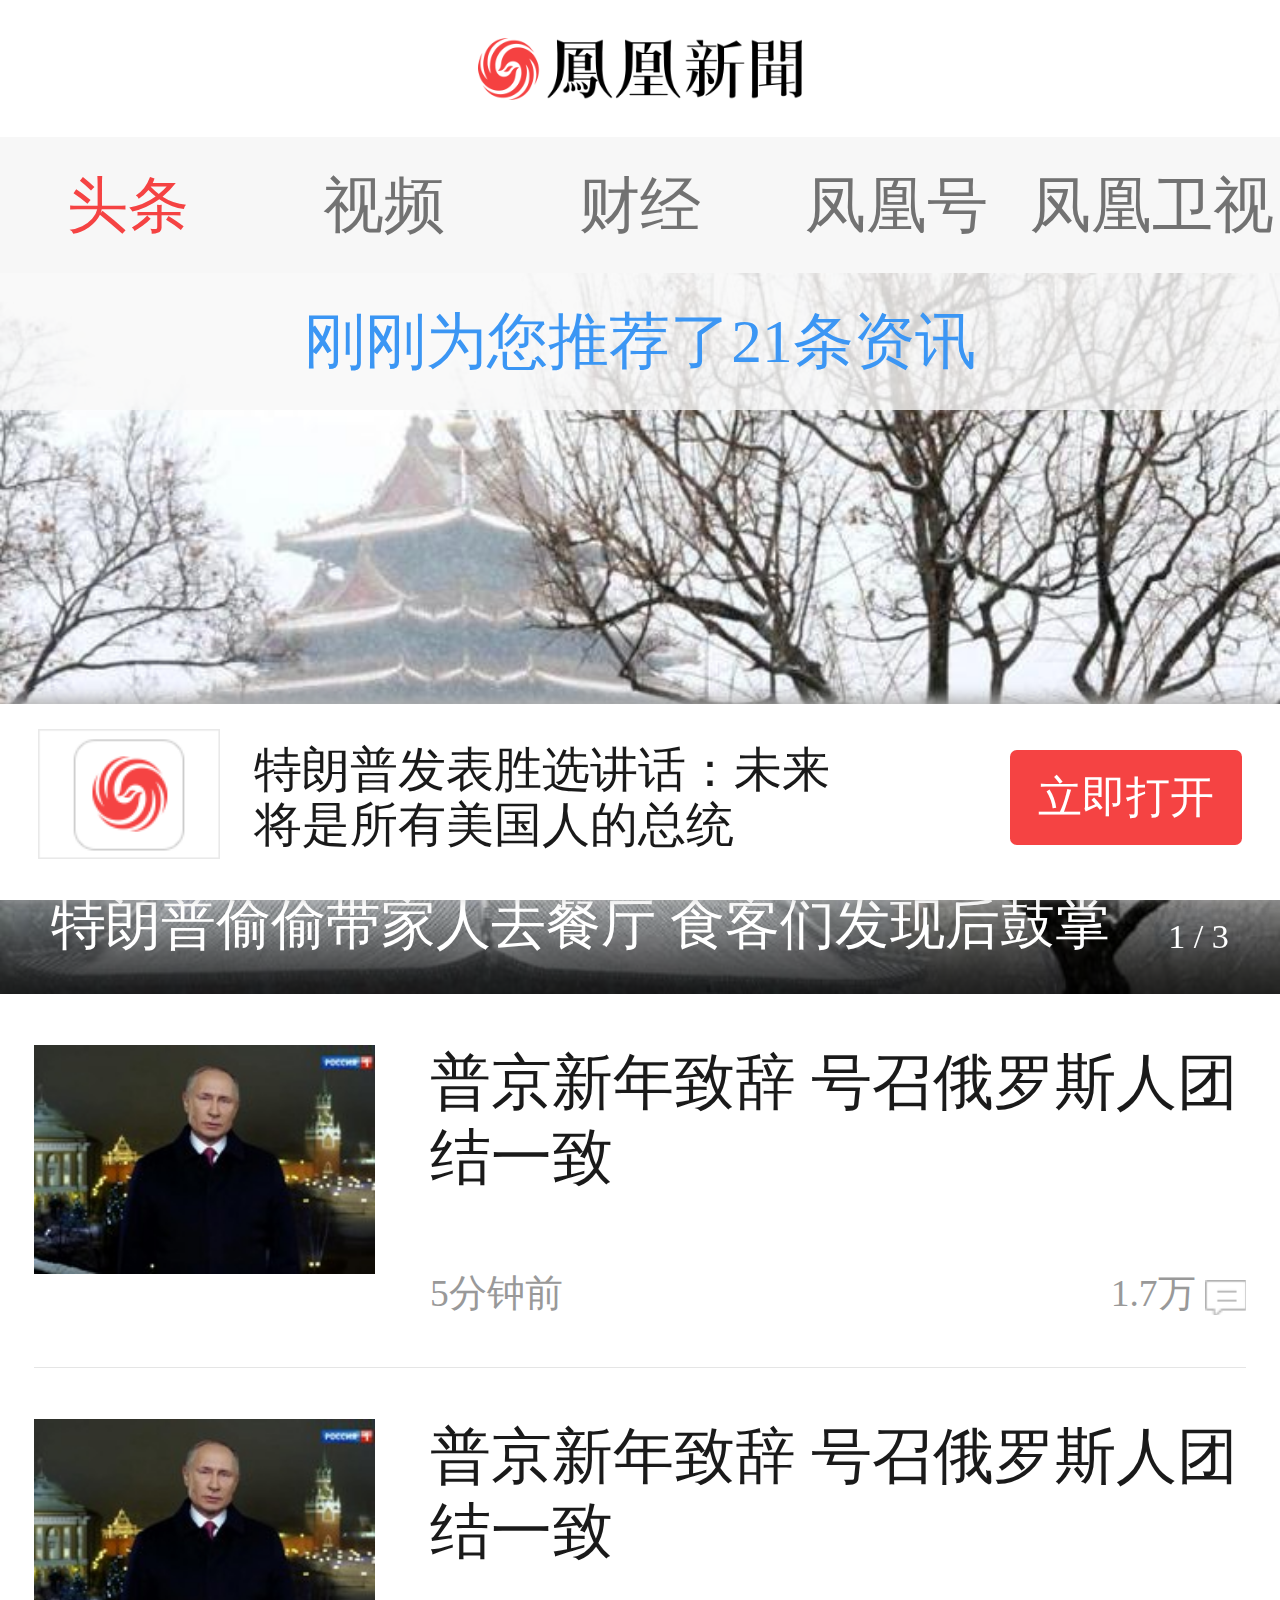
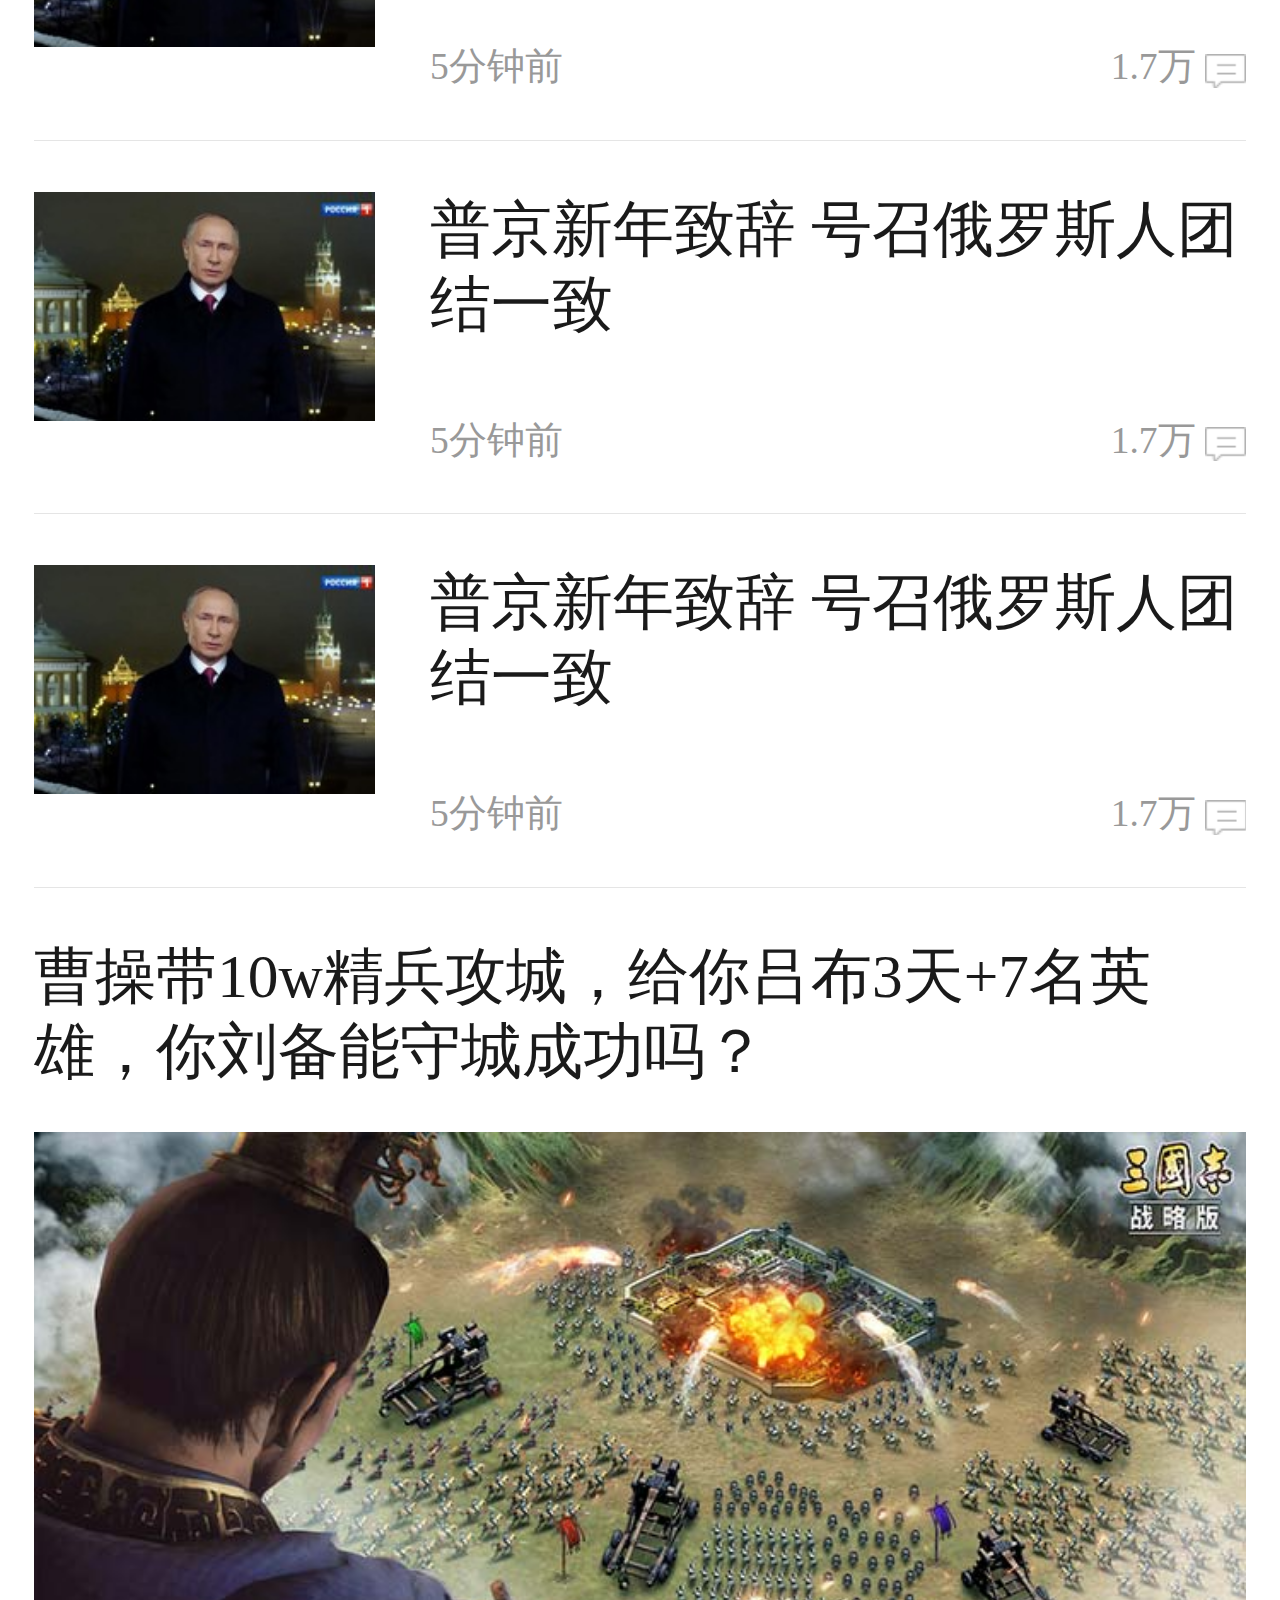
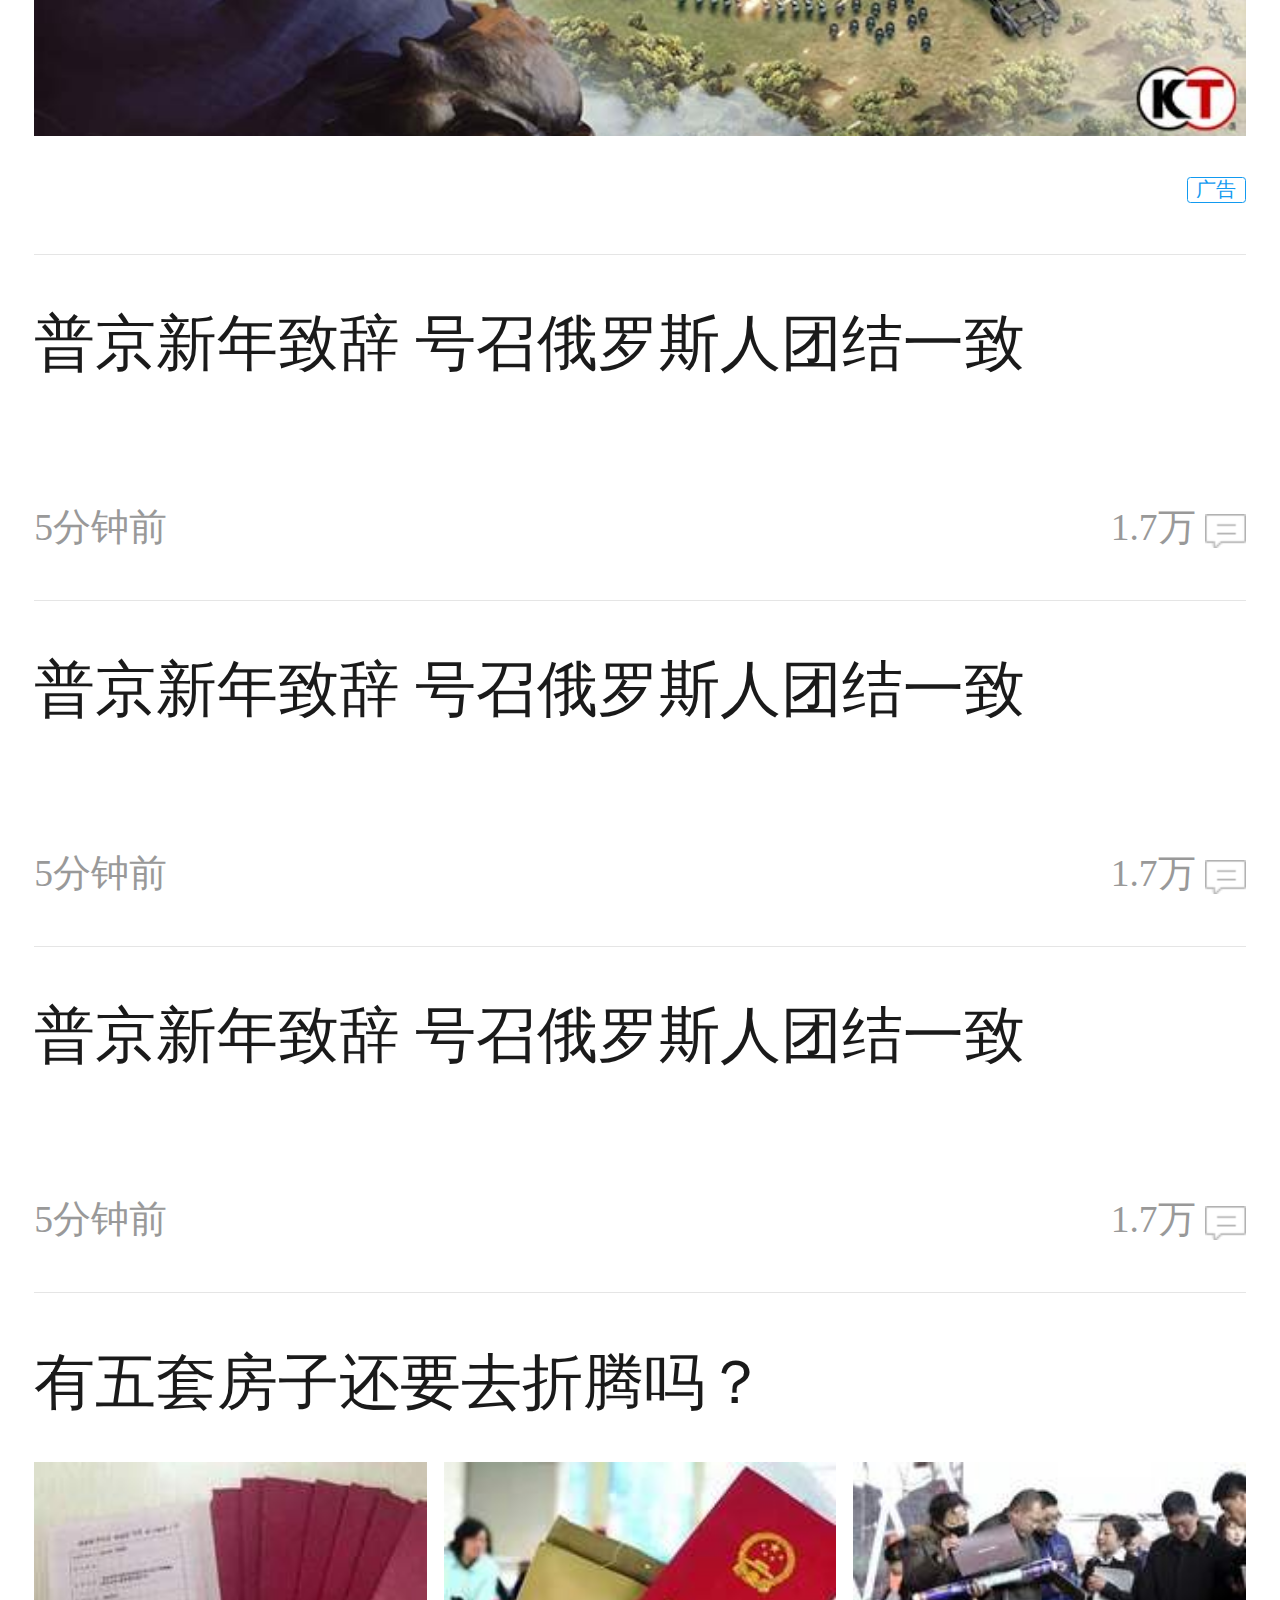
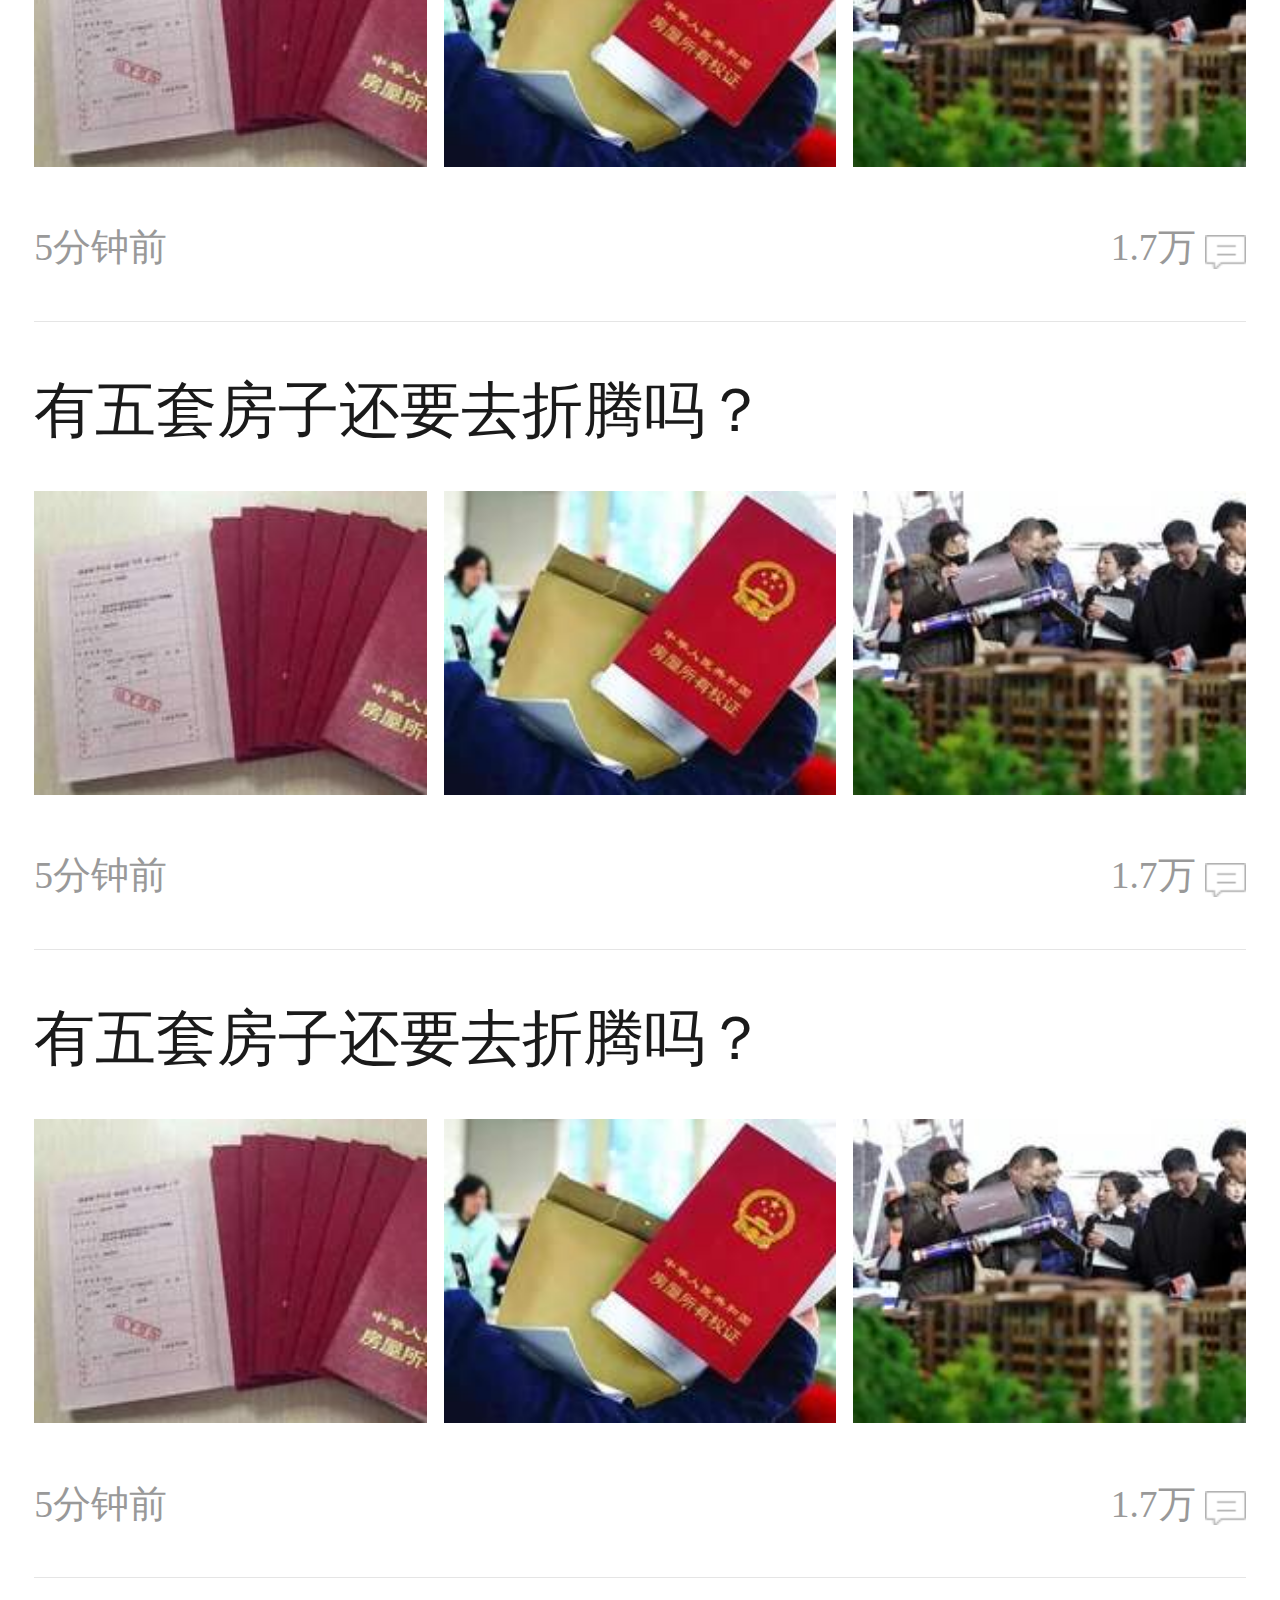
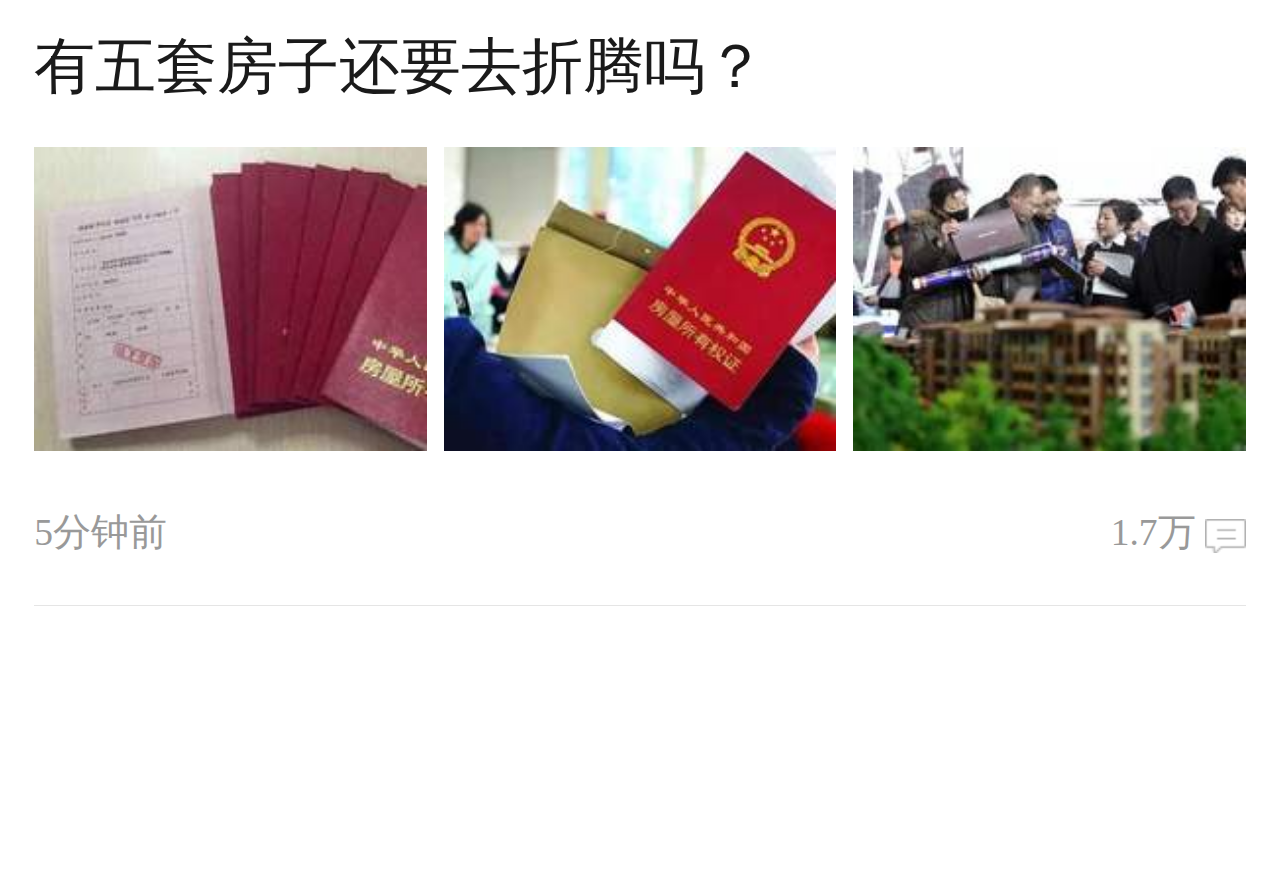
<file: fenghuang/index.html>
<!DOCTYPE html>
<html lang="en">

<head>
    <meta charset="UTF-8">
    <meta name="viewport"
        content="width=device-width,initial-scale=1.0;maximum-scale=1.0; minimum-scale=1.0;user-scalable=no;">
    <meta name="description " content=" ">
    <meta name="keywords " content=" ">
    <meta http-equiv="X-UA-Compatible" content="ie=edge">
    <title>Document</title>
    <link rel="shortcut icon" href="favicon.ico" type="image/x-icon">
    <link rel="stylesheet" href="css/swiper.min.css">
    <link rel="stylesheet" href="css/reset.min.css">
    <link rel="stylesheet" href="css/index.css">
</head>

<body>
    <!-- 头部 -->
    <header class="header">
        <div class="header-top">
            <img src="image/LOGO@2x.png" alt="">
        </div>
        <div class="header-bottom">
            <div class="nav-name">
                <a href="#" class="a1">头条</a>
            </div>
            <div class="nav-name">
                <a href="#">视频</a>
            </div>
            <div class="nav-name">
                <a href="#">财经</a>
            </div>
            <div class="nav-name">
                <a href="#">凤凰号</a>
            </div>
            <div class="nav-name">
                <a href="#">凤凰卫视</a>
            </div>
        </div>
    </header>
    <div class="kong"></div>
    <!-- 轮播图 -->
    <div class="banner">
        <div class="banner-mask-top">
            <span>刚刚为您推荐了21条资讯</span>
        </div>
        <div class="swiper-container">
            <div class="swiper-wrapper">
                <div class="swiper-slide">
                    <a href="">
                        <img src="image/w710h400z1l50t11db.jpg" alt="">
                        <div class="mark-bottom">
                            <img src="image/mark.png" alt="">
                            <span>特朗普偷偷带家人去餐厅 食客们发现后鼓掌</span>
                        </div>
                    </a>
                   
                </div>
                <div class="swiper-slide">
                    <a href="">
                        <img src="image/w710h400z1l50t113e.jpg" alt="">
                        <div class="mark-bottom">
                            <img src="image/mark.png" alt="">
                            <span>特朗普偷偷带家人去餐厅 食客们发现后鼓掌</span>
                        </div>
                    </a>
                </div>
                <div class="swiper-slide">
                    <a href="">
                        <img src="image/w710h400z1l50t128f.jpg" alt="">
                        <div class="mark-bottom">
                            <img src="image/mark.png" alt="">
                            <span>特朗普偷偷带家人去餐厅 食客们发现后鼓掌</span>
                        </div>
                    </a>
                </div>
            </div>
            <!-- 如果需要分页器 -->
            <div class="swiper-pagination"></div>
        </div>
    </div>

        <!-- 内容块 -->
        <section class="item-sec">
            <a href="#">
                <div class="item-img">
                    <img src="image/w200h134f1t0l50q90c55.jpg" alt="">
                </div>
                <div class="item-desc">
                    <h3 class="item-tit">普京新年致辞 号召俄罗斯人团结一致</h3>
                    <div class="item-info">
                        <span class="sp1">5分钟前</span>
                        <span class="sp2">1.7万
                        <i class="icon-1">
                        </i>
                    </span>
                    </div>
                </div>
            </a>
        </section>
        <section class="item-sec">
            <a href="#">
                <div class="item-img">
                    <img src="image/w200h134f1t0l50q90c55.jpg" alt="">
                </div>
                <div class="item-desc">
                    <h3 class="item-tit">普京新年致辞 号召俄罗斯人团结一致</h3>
                    <div class="item-info">
                        <span class="sp1">5分钟前</span>
                        <span class="sp2">1.7万
                        <i class="icon-1">
                        </i>
                    </span>
                    </div>
                </div>
            </a>
        </section>
        <section class="item-sec">
            <a href="#">
                <div class="item-img">
                    <img src="image/w200h134f1t0l50q90c55.jpg" alt="">
                </div>
                <div class="item-desc">
                    <h3 class="item-tit">普京新年致辞 号召俄罗斯人团结一致</h3>
                    <div class="item-info">
                        <span class="sp1">5分钟前</span>
                        <span class="sp2">1.7万
                        <i class="icon-1">
                        </i>
                    </span>
                    </div>
                </div>
            </a>
        </section>
        <section class="item-sec">
            <a href="#">
                <div class="item-img">
                    <img src="image/w200h134f1t0l50q90c55.jpg" alt="">
                </div>
                <div class="item-desc">
                    <h3 class="item-tit">普京新年致辞 号召俄罗斯人团结一致</h3>
                    <div class="item-info">
                        <span class="sp1">5分钟前</span>
                        <span class="sp2">1.7万
                        <i class="icon-1">
                        </i>
                    </span>
                    </div>
                </div>
            </a>
        </section>

        <section class="item-sec content-ad">
            <a href="">
                <h3 class="item-tit">曹操带10w精兵攻城，给你吕布3天+7名英雄，你刘备能守城成功吗？</h3>
                <img src="image/3680b281cd90e7ee09cf216696b28abb.jpg" alt="">
                <div class="footer">
                    <span>广告</span>
                </div>
            </a>
        </section>
        <section class="item-sec">
            <a href="#">
                <div class="item-desc tem-desc1">
                    <h3 class="item-tit">普京新年致辞 号召俄罗斯人团结一致</h3>
                    <div class="item-info">
                        <span class="sp1">5分钟前</span>
                        <span class="sp2">1.7万
                        <i class="icon-1">
                        </i>
                    </span>
                    </div>
                </div>
            </a>
        </section>
        <section class="item-sec">
            <a href="#">
                <div class="item-desc tem-desc1">
                    <h3 class="item-tit">普京新年致辞 号召俄罗斯人团结一致</h3>
                    <div class="item-info">
                        <span class="sp1">5分钟前</span>
                        <span class="sp2">1.7万
                        <i class="icon-1">
                        </i>
                    </span>
                    </div>
                </div>
            </a>
        </section>
        <section class="item-sec">
            <a href="#">
                <div class="item-desc tem-desc1">
                    <h3 class="item-tit">普京新年致辞 号召俄罗斯人团结一致</h3>
                    <div class="item-info">
                        <span class="sp1">5分钟前</span>
                        <span class="sp2">1.7万
                        <i class="icon-1">
                        </i>
                    </span>
                    </div>
                </div>
            </a>
        </section>
        <section class="item-sec content-ad">
            <a href="">
                <h3 class="item-tit">有五套房子还要去折腾吗？</h3>
                <div class="pic">
                    <img src="image/crop.jpeg" alt="">
                    <img src="image/crop (1).jpeg" alt="">
                    <img src="image/crop (2).jpeg" alt="" class="pic-img3">
                </div>
                <div class="item-info">
                    <span class="sp1">5分钟前</span>
                    <span class="sp2">1.7万
                    <i class="icon-1">
                    </i>
                </span>
                </div>
            </a>
        </section>
        <section class="item-sec content-ad">
            <a href="">
                <h3 class="item-tit">有五套房子还要去折腾吗？</h3>
                <div class="pic">
                    <img src="image/crop.jpeg" alt="">
                    <img src="image/crop (1).jpeg" alt="">
                    <img src="image/crop (2).jpeg" alt="" class="pic-img3">
                </div>
                <div class="item-info">
                    <span class="sp1">5分钟前</span>
                    <span class="sp2">1.7万
                    <i class="icon-1">
                    </i>
                </span>
                </div>
            </a>
        </section>
        <section class="item-sec content-ad">
            <a href="">
                <h3 class="item-tit">有五套房子还要去折腾吗？</h3>
                <div class="pic">
                    <img src="image/crop.jpeg" alt="">
                    <img src="image/crop (1).jpeg" alt="">
                    <img src="image/crop (2).jpeg" alt="" class="pic-img3">
                </div>
                <div class="item-info">
                    <span class="sp1">5分钟前</span>
                    <span class="sp2">1.7万
                    <i class="icon-1">
                    </i>
                </span>
                </div>
            </a>
        </section>
        <section class="item-sec content-ad">
            <a href="">
                <h3 class="item-tit">有五套房子还要去折腾吗？</h3>
                <div class="pic">
                    <img src="image/crop.jpeg" alt="">
                    <img src="image/crop (1).jpeg" alt="">
                    <img src="image/crop (2).jpeg" alt="" class="pic-img3">
                </div>
                <div class="item-info">
                    <span class="sp1">5分钟前</span>
                    <span class="sp2">1.7万
                    <i class="icon-1">
                    </i>
                </span>
                </div>
            </a>
        </section>
        <div class="kong"></div>
        <!-- 下载app -->
        <footer class="footer-nav">
            <div class="dl-logo">
                <img src="image/icon/thumbnail .png" alt="">
            </div>
            <p class="text">
                特朗普发表胜选讲话：未来将是所有美国人的总统
            </p>
            <div class="button">立即打开</div>
        </footer>

        <script src="js/swiper.min.js"></script>
        <!-- 动态判断rem的大小 -->
        <script type="text/javascript">
            function refreshRem() {
                var desW = 750,
                    winW = document.documentElement.clientWidth,
                    ratio = winW / desW;
                document.documentElement.style.fontSize = ratio * 100 + 'px';
            }
            refreshRem();
            window.addEventListener('resize', refreshRem);
        </script>
        <!-- swp插件 -->
        <script>
            var mySwiper = new Swiper('.swiper-container', {
                loop: true, // 循环模式选项

                // 如果需要分页器
                pagination: {
                    el: '.swiper-pagination',
                    type: 'fraction',
                },
            })        
        </script>
</body>

</html>
</file>
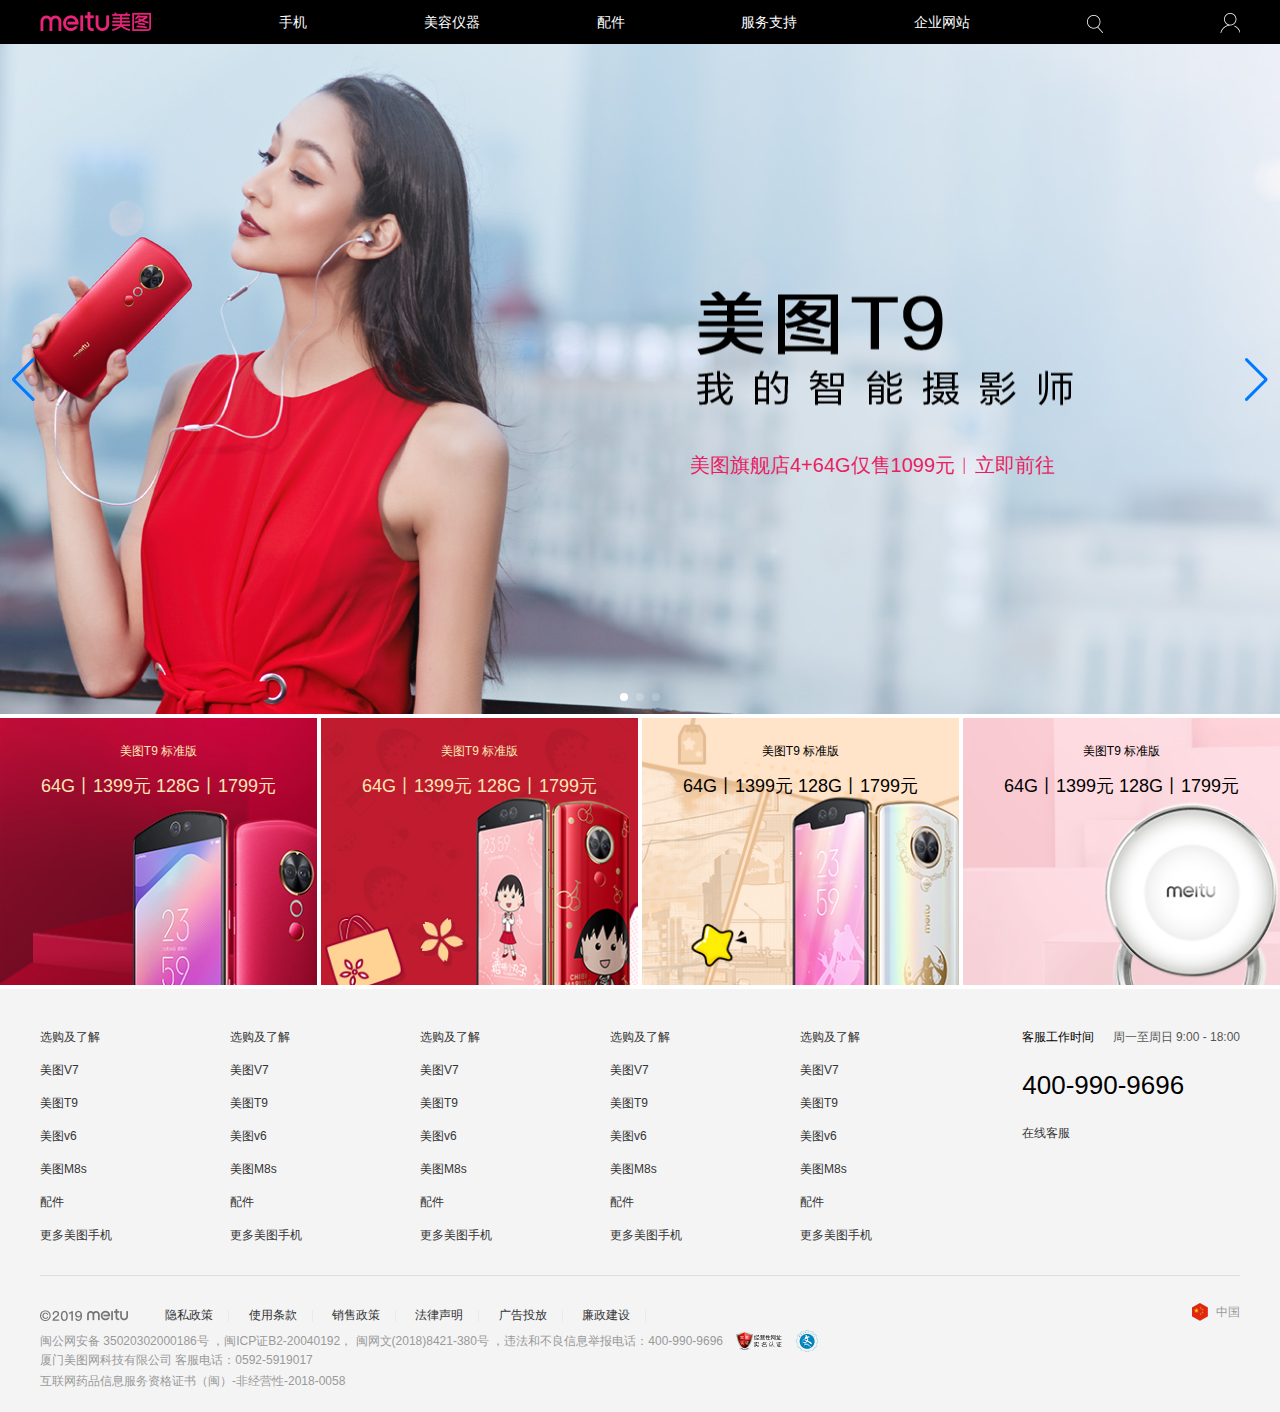
<file: meitu/index.html>
<!DOCTYPE html>
<html lang="en">
<head>
    <meta charset="UTF-8">
    <meta name="viewport" content="width=device-width,initial-scale=1.0;maximum-scale=1.0; minimum-scale=1.0;user-scalable=no;">
    <meta name="description " content =" ">
    <meta name="keywords " content =" ">
    <meta http-equiv="X-UA-Compatible" content="ie=edge">
    <title>Meitu美图官网-美图手机(美图T9、美图V6、美图M8s、美图T8s)官方网站</title>
    <link rel="shortcut icon" href="https://www.meitu.com/favicon.ico" type="image/x-icon">
    <link rel="stylesheet" href="css/reset.min.css">
    <link rel="stylesheet" href="css/swiper.min.css">
    <link rel="stylesheet" href="css/index.css">
</head>
<body>
    <!-- 整体内容 -->
    <div class="global-wrapper">
        <!-- 头部 -->
        <header class="global-header">
            <div class="global-content">
                <nav class="global-header-nav">
                    <ul class="global-header-nav-list">
                        <li class="global-header-nav-item global-header-nav-logo">
                            <a href="#" class="meitu-logo"></a>
                        </li>
                        <li class="global-header-nav-item global-header-nav-logo">
                            <a href="#">手机</a>
                        </li>
                        <li class="global-header-nav-item global-header-nav-logo">
                            <a href="#">美容仪器</a>
                        </li>
                        <li class="global-header-nav-item global-header-nav-logo">
                            <a href="#">配件</a>
                        </li>
                        <li class="global-header-nav-item global-header-nav-logo">
                            <a href="#">服务支持</a>
                        </li>
                        <li class="global-header-nav-item global-header-nav-logo">
                            <a href="#">企业网站</a>
                        </li>
                        <li class="global-header-nav-item global-header-nav-logo">
                            <a href="#" class="search 
                            meitu-logo"></a>
                        </li>
                        <li class="global-header-nav-item global-header-nav-logo">
                            <a href="#" class="meitu-logo user"></a>
                        </li>
                    </ul>
                    <ul class="global-header-nav-top">
                        <li class="icon-menu">
                            <a href="" class="icon-menu-btn">
                                <span class="one"></span>
                                <span class="two"></span>
                                <span class="three"></span>
                            </a>
                        </li>
                        <li class="global-header-nav-logo" >
                            <a href="#" class="meitu-logo" id="mm-logo"></a>
                        </li>
                        <li class="global-header-nav-login  global-header-nav-user">
                            <a href="#" class="meitu-logo user"></a>
                        </li>
                    </ul>
                </nav>
            </div>
        </header>
        <!-- banner图 -->
        <section class="bannner-section">
            <div class="swiper-container">
                <div class="swiper-wrapper">
                    <div class="swiper-slide">
                        <div class="gallery-theme-inner">
                            <div class="gallery-theme-img"></div>
                            <div class="gallery-theme-link">
                                <a href="#">
                                    <span>美图旗舰店4+64G仅售1099元︱立即前往</span>
                                </a>
                            </div>
                        </div>
                    </div>
                    <div class="swiper-slide">
                        <div class="gallery-theme-inner">
                            <div class="gallery-theme-img"></div>
                            <div class="gallery-theme-link">
                                <a href="#">
                                    <span>美图旗舰店4+64G仅售1099元︱立即前往</span>
                                </a>
                            </div>
                        </div>
                    </div>
                    <div class="swiper-slide">
                        <div class="gallery-theme-inner">
                            <div class="gallery-theme-img"></div>
                            <div class="gallery-theme-link">
                                <a href="#">
                                    <span>美图旗舰店4+64G仅售1099元︱立即前往</span>
                                </a>
                            </div>
                        </div>
                    </div>
                </div>
                <!-- 如果需要分页器 -->
                <div class="swiper-pagination"></div>
                
                <!-- 如果需要导航按钮 -->
                <div class="swiper-button-prev"></div>
                <div class="swiper-button-next"></div>
            </div>
        </section>
        <!-- 商品内容图 -->
        <div class="promo-section clearfix">
            <ul class="promo-list clearfix">
                <li class="promo-item clearfix">
                    <a href=""></a>
                    <div class="promo-text">
                        <span class="title">美图T9 标准版</span>
                        <span class="word">64G丨1399元       128G丨1799元</span>
                    </div>
                </li>
                <li class="promo-item promo-item2">
                    <a href=""></a>
                    <div class="promo-text">
                        <span class="title">美图T9 标准版</span>
                        <span class="word">64G丨1399元       128G丨1799元</span>
                    </div>
                </li>
                <li class="promo-item promo-item3">
                    <a href=""></a>
                    <div class="promo-text promo-text1">
                        <span class="title">美图T9 标准版</span>
                        <span class="word">64G丨1399元       128G丨1799元</span>
                    </div>
                </li>
                <li class="promo-item promo-item4">
                    <a href=""></a>
                    <div class="promo-text promo-text1">
                        <span class="title">美图T9 标准版</span>
                        <span class="word">64G丨1399元       128G丨1799元</span>
                    </div>
                </li>
            </ul>
        </div>
        <!-- 页脚 -->
        <footer class="global-footer">
            <div class="global-content global-footer-light">
                <ul class="global-directory clearfix">
                    <li class="column-list">
                        <h3 class="title">选购及了解</h3>
                        <a href="">美图V7</a>
                        <a href="">美图T9</a>
                        <a href="">美图v6</a>
                        <a href="">美图M8s</a>
                        <a href="">配件</a>
                        <a href="">更多美图手机</a>
                    </li>
                    <li class="column-list">
                        <h3 class="title">选购及了解</h3>
                        <a href="">美图V7</a>
                        <a href="">美图T9</a>
                        <a href="">美图v6</a>
                        <a href="">美图M8s</a>
                        <a href="">配件</a>
                        <a href="">更多美图手机</a>
                    </li>
                    <li class="column-list">
                        <h3 class="title">选购及了解</h3>
                        <a href="">美图V7</a>
                        <a href="">美图T9</a>
                        <a href="">美图v6</a>
                        <a href="">美图M8s</a>
                        <a href="">配件</a>
                        <a href="">更多美图手机</a>
                    </li>
                    <li class="column-list">
                        <h3 class="title">选购及了解</h3>
                        <a href="">美图V7</a>
                        <a href="">美图T9</a>
                        <a href="">美图v6</a>
                        <a href="">美图M8s</a>
                        <a href="">配件</a>
                        <a href="">更多美图手机</a>
                    </li>
                    <li class="column-list">
                        <h3 class="title">选购及了解</h3>
                        <a href="">美图V7</a>
                        <a href="">美图T9</a>
                        <a href="">美图v6</a>
                        <a href="">美图M8s</a>
                        <a href="">配件</a>
                        <a href="">更多美图手机</a>
                    </li>
                </ul>
                <div class="global-contact">
                    <div class="title">客服工作时间
                        <span>周一至周日 9:00 - 18:00</span>
                    </div>
                    <div class="tel">400-990-9696</div>
                    <a href="">在线客服</a>
                </div>
            </div>
            <section class="global-law">
                <div class="global-legal">
                    <span></span>
                    <a href="">隐私政策</a>
                    <a href="">使用条款</a>
                    <a href="">销售政策</a>
                    <a href="">法律声明</a>
                    <a href="">广告投放</a>
                    <a href="" class="last">廉政建设</a>
                </div>
                <div class="global-police">
                    <a href="#">闽公网安备 35020302000186号</a>
                    <span>，闽ICP证B2-20040192，</span>
                    <a href="">闽网文(2018)8421-380号</a>
                    <span>，违法和不良信息举报电话：400-990-9696</span>
                    <a href="" class="pic-1"></a>
                    <a href="" class="pic-2"></a>
                    <p>厦门美图网科技有限公司 客服电话：0592-5919017</p>
                    <a href="" style="padding-top:4px;">互联网药品信息服务资格证书（闽）-非经营性-2018-0058</a>
                </div>
                <a href="" class="global-language">
                    <span></span>
                    中国
                </a>
                    
            </section>
        </footer>
    </div>
    <!-- 插件 -->
    <script src="js/swiper.min.js"></script>
    <script>        
        var mySwiper = new Swiper ('.swiper-container', {
          loop: true, // 循环模式选项
          
          // 如果需要分页器
          pagination: {
            el: '.swiper-pagination',
          },
          
          // 如果需要前进后退按钮
          navigation: {
            nextEl: '.swiper-button-next',
            prevEl: '.swiper-button-prev',
          },
        })        
        </script>
</body>
</html>
</file>
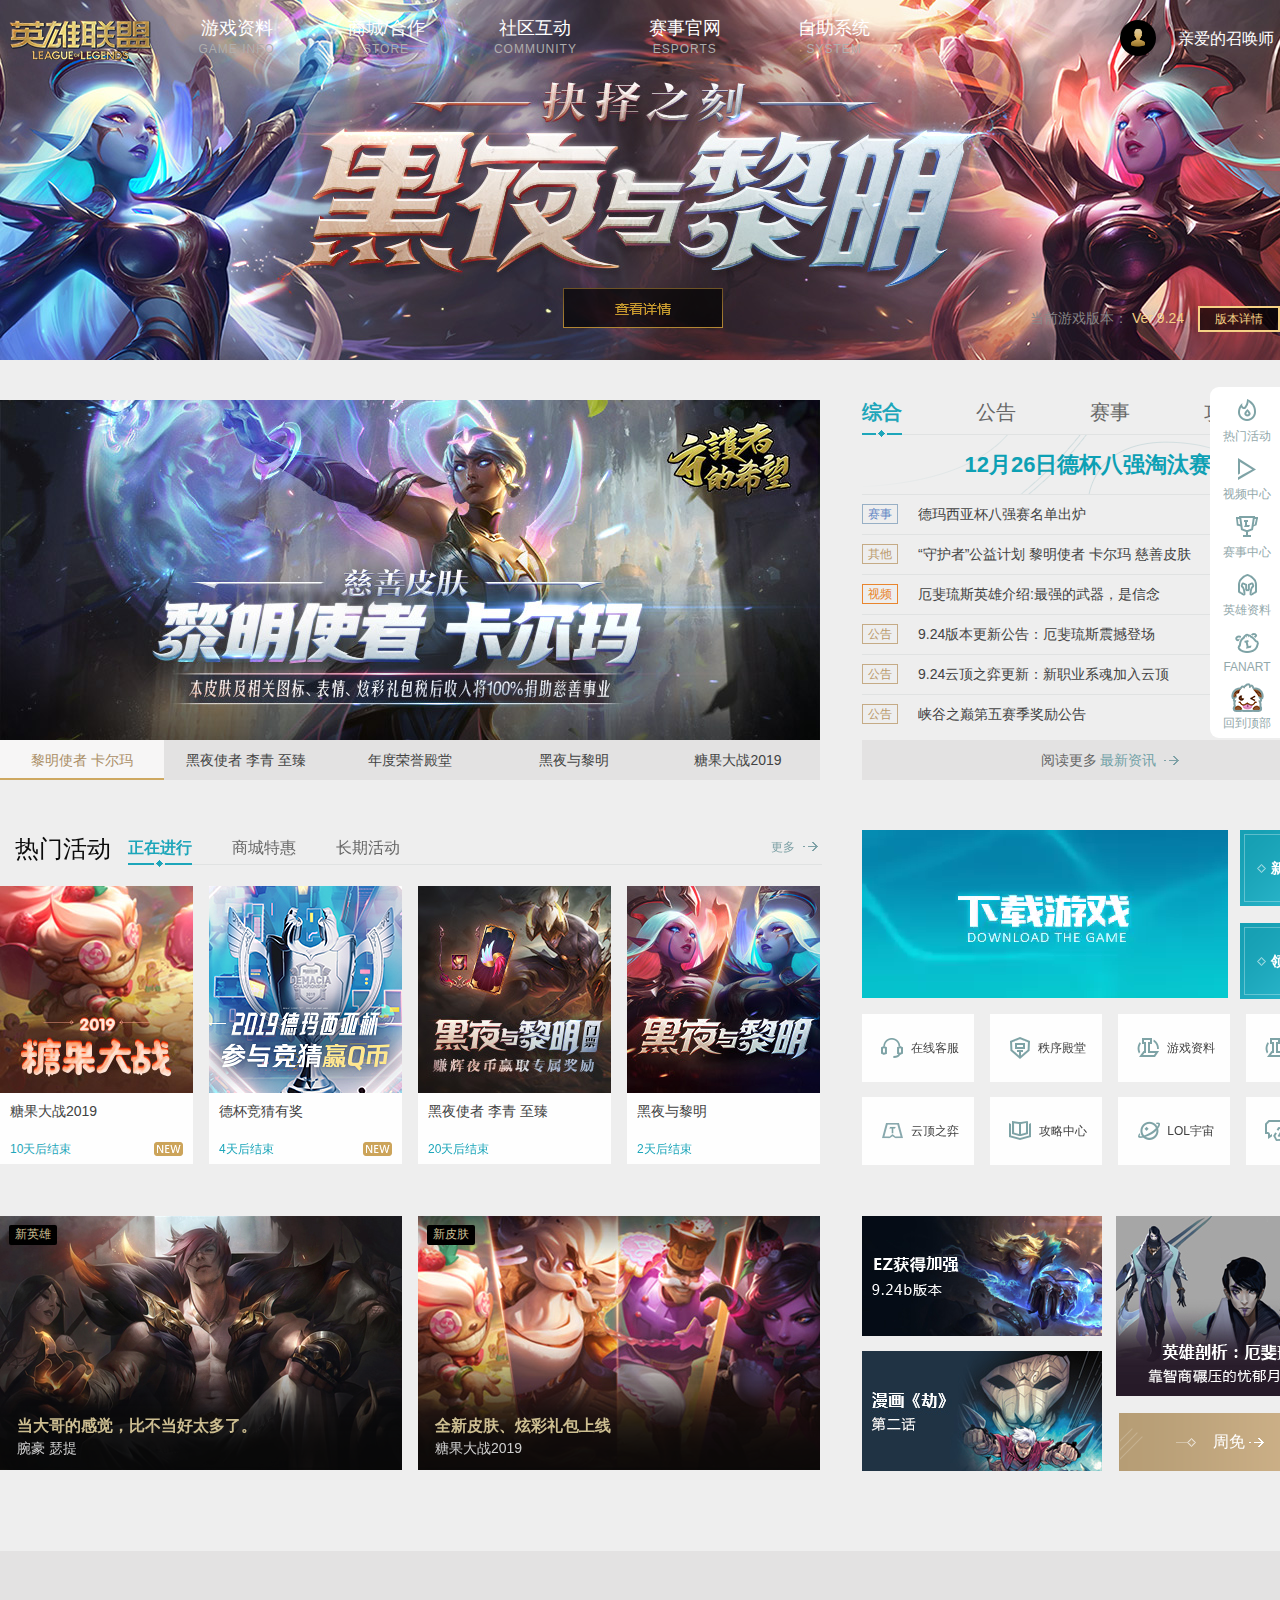
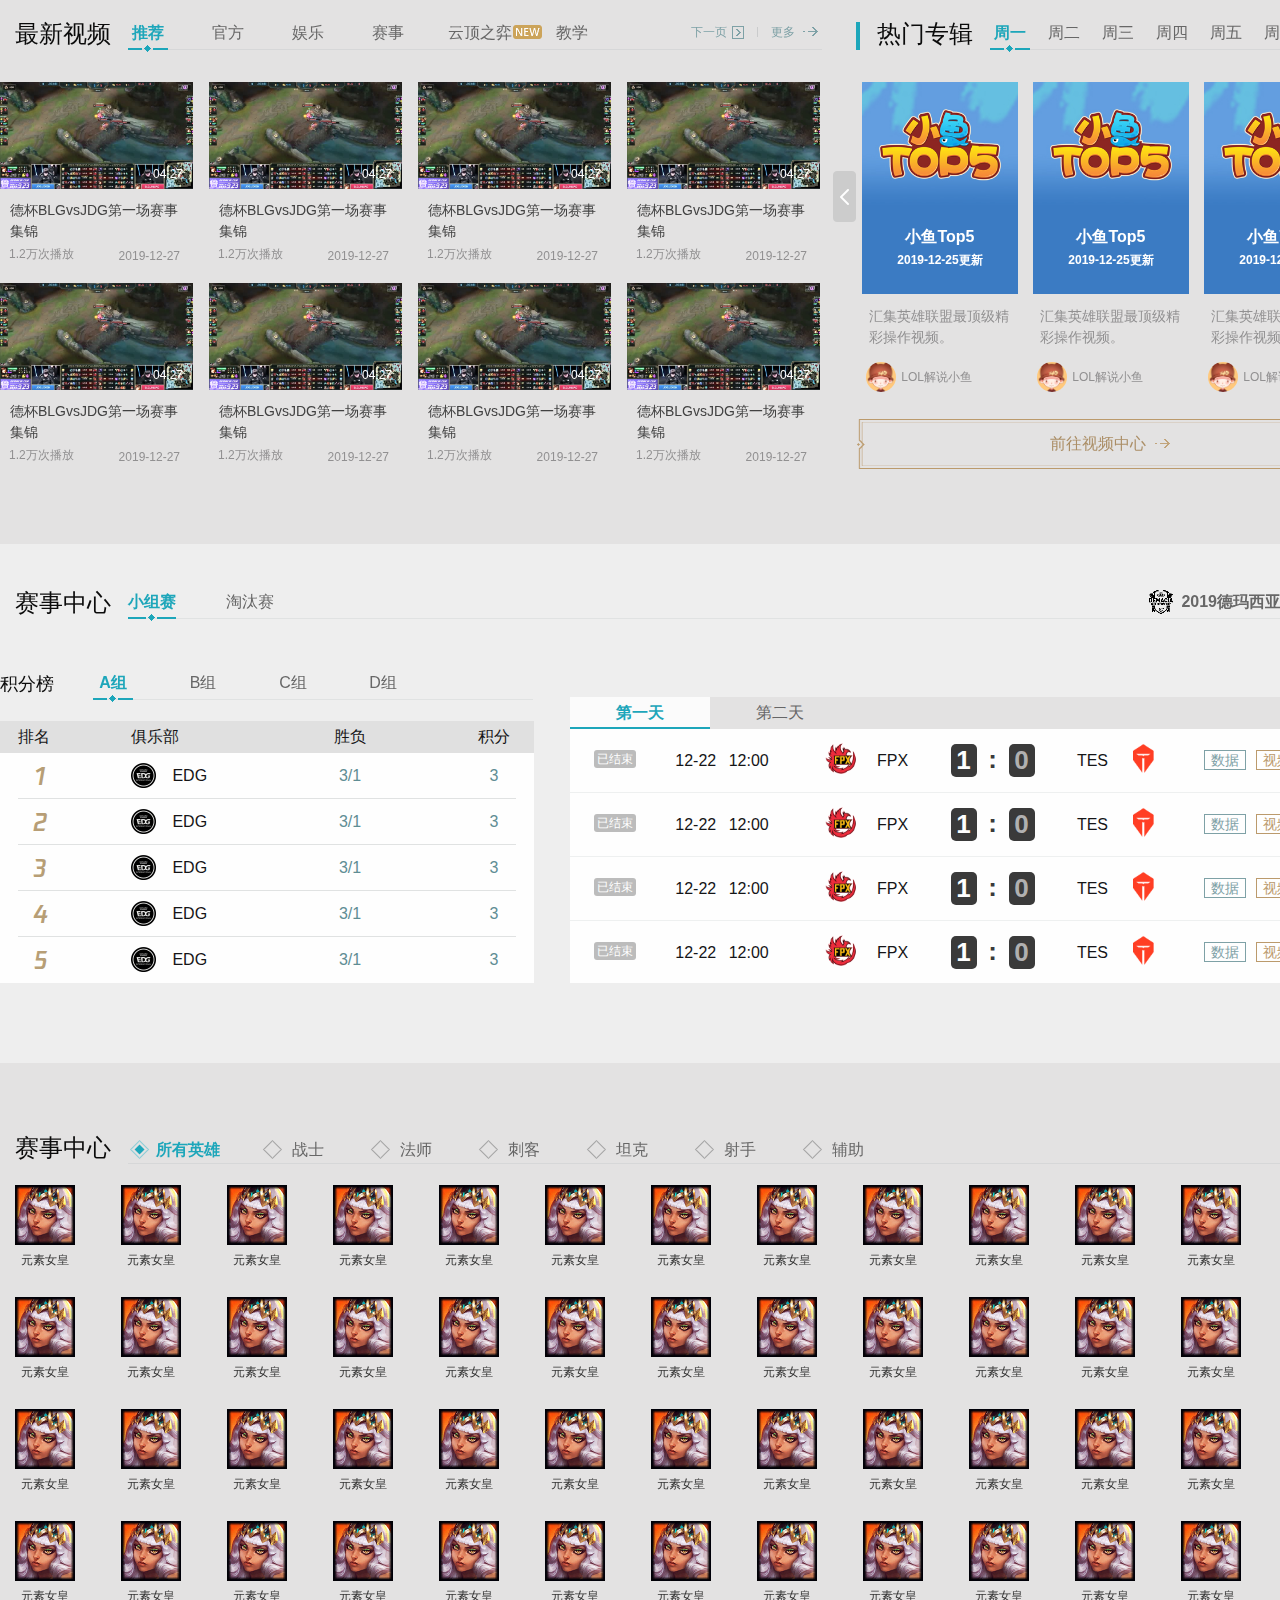
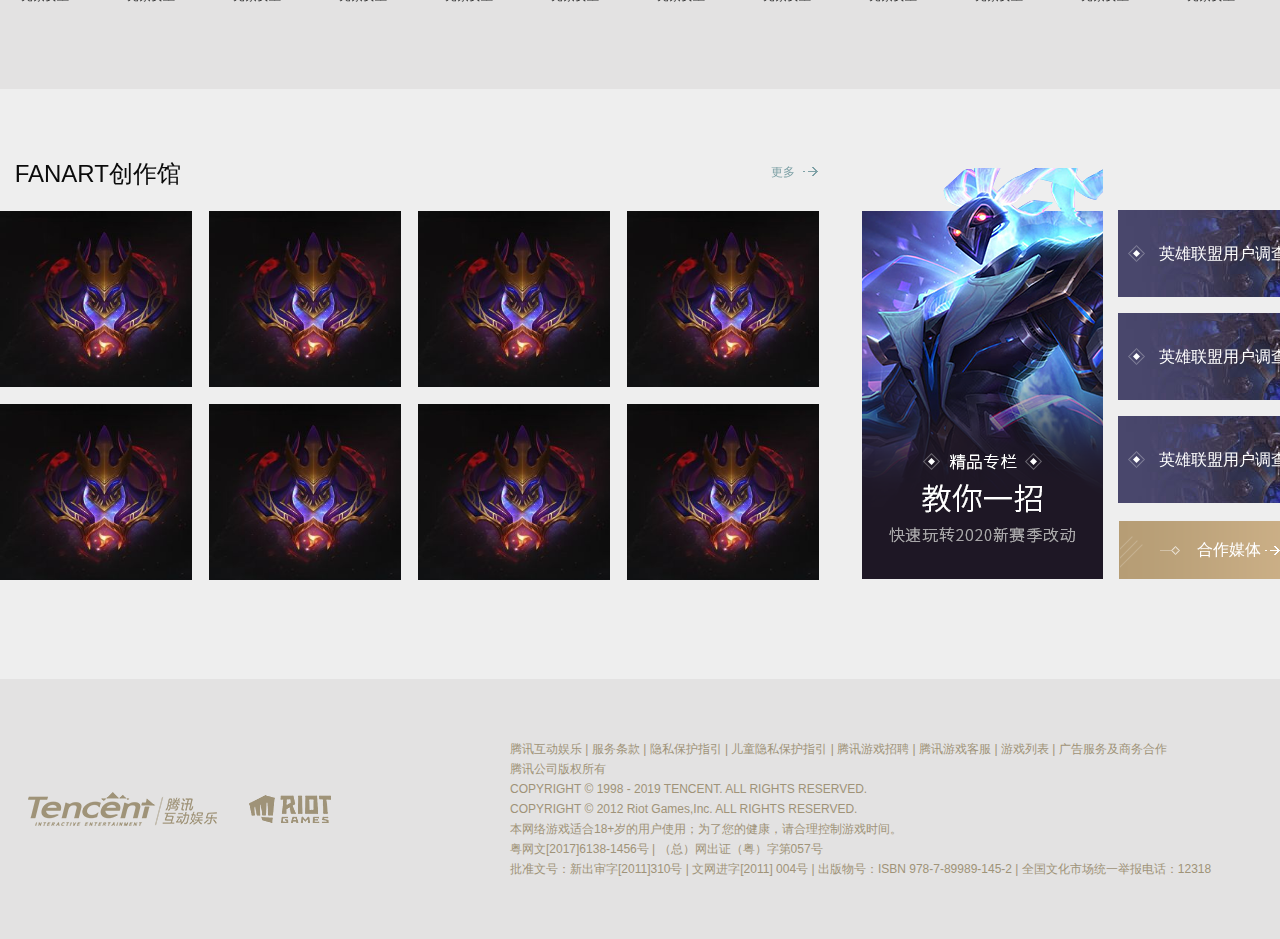
<file: LOL/lol.html>
<!DOCTYPE html>
<html lang="en">

<head>
    <meta charset="UTF-8">
    <meta name="viewport" content="width=device-width, initial-scale=1.0">
    <meta name="description "
        content="英雄联盟官方网站，海量风格各异的英雄，丰富、便捷的物品合成系统，游戏内置的匹配、排行和竞技系统，独创的“召唤师”系统及技能、符文、天赋等系统组合，必将带你进入一个崭新而又丰富多彩的游戏世界。 ">
    <meta name="keywords "
        content="英雄联盟,lol,lol新手礼包,lol攻略,lol视频,lol视频攻略,英雄资料,英雄联盟战争学院,明星解说视频,101战争学院,英雄,攻略,WCG,点亮图标,赛事">
    <meta http-equiv="X-UA-Compatible" content="ie=edge">
    <title>英雄联盟全新官方网站-腾讯游戏</title>
    <link rel="shortcut icon" href="https://lol.qq.com/favicon.ico" type="image/x-icon">
    <link rel="stylesheet" href="css/lol.css">
    <link rel="stylesheet" href="css/reset.min.css">
    <link rel="stylesheet" href="css/font-face.css">
</head>

<body>
    <!-- 头部 -->
    <div class="head">
        <div class="head-normal">
            <!-- logo -->
            <a href="#" title="英雄联盟官网" class="l-logo">
                <img class="logo" src="images/logo-public.png" alt="英雄联盟" title="英雄联盟"></a>
            <!-- 官网导航 -->
            <ul class="head-nav">
                <li>
                    <a href="#" target="_blank">
                        <span class="head-nav-title">游戏资料</span>
                        <span class="head-nav-subtitle">GAME INFO</span>
                    </a>
                </li>
                <li>
                    <a href="#" target="_blank">
                        <span class="head-nav-title">商城/合作</span>
                        <span class="head-nav-subtitle">STORE</span>
                    </a>
                </li>
                <li>
                    <a href="#" target="_blank">
                        <span class="head-nav-title">社区互动</span>
                        <span class="head-nav-subtitle">COMMUNITY</span>
                    </a>
                </li>
                <li>
                    <a href="#" target="_blank">
                        <span class="head-nav-title">赛事官网</span>
                        <span class="head-nav-subtitle">ESPORTS</span>
                    </a>
                </li>
                <li>
                    <a href="#" target="_blank">
                        <span class="head-nav-title">自助系统</span>
                        <span class="head-nav-subtitle">SYSTEM</span>
                    </a>
                </li>
            </ul>
            <!-- 玩家信息 -->
            <div class="head-userinfo">
                <div class="head-userinfo-normal">
                    <img src="images/default.png" alt="" class="default">
                    <span></span>
                </div>
                <p class="unlogin">亲爱的召唤师，欢迎
                    <a href="" class="login">
                        登录
                    </a>
                </p>
                <!--登录hover-->
                <div class="head-login-hover">
                    <p class="p1">

          登录并且绑定大区后才可以查看您的具体信息哦
          <br>
          (包括战绩、资产、声望）
                    </p>
                    <p class="p2">官网个人信息显示略有延迟，请以游戏数据为准</p>
                    <a href="#">
                        进入个人中心
                        <i class="more-arrow"></i>
                    </a>
                </div>
            </div>
            <!-- 掌盟登录 -->
            <span class="head-app-normal">
                <a href="#" class="app-phone"></a>
                <!--hover:掌盟二维码-->
                <div class="head-app-hover">
                    <i class="head-zm-qrcode">
                        <img src="images/zm-qrcode.jpg" alt="">
                    </i>
                    <p class="p1">扫码下载掌上英雄联盟</p>
                    <img src="images/polo.gif" alt="" class="polo">
                </div>
            </span>
            <!-- 搜索按钮 -->
            <span class="comm-icon-search">
                <a href="#" class="icon-search"></a>
            </span>
        </div>
        <!-- 导航子菜单 -->
        <div class="head-nav-sub">
            <div class="head-nav-sub-inner">
                <ul class="J_headNavSub">
                    <li>
                        <a href="" class="head-nav-sub-a">游戏下载</a>
                        <a href="" class="head-nav-sub-a">新手指引</a>
                        <a href="" class="head-nav-sub-a">资料库</a>
                        <a href="" class="head-nav-sub-a">
                            <i class="icon-new"></i>
                            云顶之弈</a>
                        <a href="" class="head-nav-sub-a">
                            <i class="icon-new"></i>
                            攻略中心</a>
                        <a href="" class="head-nav-sub-a">开发者基地</a>
                        <a href="" class="head-nav-sub-a">海克斯战利品库</a>
                        <a href="" class="head-nav-sub-a">英雄联盟宇宙</a>
                    </li>
                    <li>
                        <a href="" class="head-nav-sub-a">点券充值</a>
                        <a href="" class="head-nav-sub-a">
                            <i class="icon-hot"></i>
                            道聚城</a>
                        <a href="" class="head-nav-sub-a">周边商城</a>
                        <a href="" class="head-nav-sub-a">LOL桌游</a>
                        <a href="" class="head-nav-sub-a">LOL信用卡</a>
                        <a href="" class="head-nav-sub-a">网吧特权</a>
                        <a href="" class="head-nav-sub-a">电竞小说</a>
                    </li>
                    <li>
                        <a href="" class="head-nav-sub-a">官方社区</a>
                        <a href="" class="head-nav-sub-a">视频中心</a>
                        <a href="" class="head-nav-sub-a">官方论坛</a>
                        <a href="" class="head-nav-sub-a">官方微信</a>
                        <a href="" class="head-nav-sub-a">官方微博</a>
                        <a href="" class="head-nav-sub-a">玩家创作馆</a>
                        <a href="" class="head-nav-sub-a">
                            <i class="icon-new"></i>
                            作者入驻计划</a>
                        <a href="" class="head-nav-sub-a">玩家服务</a>
                    </li>
                    <li>
                        <a href="" class="head-nav-sub-a">LPL职业联赛</a>
                        <a href="" class="head-nav-sub-a">LPL全明星周末</a>
                        <a href="" class="head-nav-sub-a">全球总决赛</a>
                        <a href="" class="head-nav-sub-a">
                            <i class="icon-hot"></i>
                            全明星赛</a>
                        <a href="" class="head-nav-sub-a">
                            <i class="icon-new"></i>
                            德玛西亚杯</a>
                        <a href="" class="head-nav-sub-a">季中冠军赛</a>
                        <a href="" class="head-nav-sub-a">洲际赛系列</a>
                        <a href="" class="head-nav-sub-a">
                            <i class="icon-new"></i>
                            全国高校联赛</a>

                    </li>
                    <li>
                        <a href="" class="head-nav-sub-a">联系客服</a>
                        <a href="" class="head-nav-sub-a">
                            <i class="icon-new"></i>
                            转区系统</a>
                        <a href="" class="head-nav-sub-a">
                            <i class="icon-hot"></i>
                            封号查询</a>
                        <a href="" class="head-nav-sub-a">
                            体验服下载</a>
                        <a href="" class="head-nav-sub-a">
                            <i class="icon-new"></i>
                            信誉分系统</a>
                        <a href="" class="head-nav-sub-a">服务器状态查询</a>
                        <a href="" class="head-nav-sub-a">秩序殿堂</a>
                        <a href="" class="head-nav-sub-a">
                            峡谷之巅</a>

                    </li>
                </ul>
            </div>
        </div>
    </div>
    <!-- 头部广告 -->
    <div class="comm-topact">
        <img src="images/0 (1).jpeg" alt="" class="topact-small">
    </div>
    <div class="mask"></div>
    <div class="comm-topact-inner">
        <a href="#" class="top-act-link" target="_blank"></a>
        <div class="top-version">
            当前游戏版本：
            <em>Ver 9.24</em>
            <a href="#" class="top-version-link">版本详情</a>
        </div>
    </div>
    <!-- 首页内容 -->
    <div class="g-zoombox">
        <!-- part1 -->
        <div class="g-index-wrap1">
            <!-- 首页轮播图 -->
            <div class="m-promo">
                <ul class="promo-img-list">
                    <li class="promo-item">
                        <a href="#">
                            <img src="images/banner1.jpeg" alt="">
                        </a>
                    </li>
                </ul>
                <div class="promo-title-list">
                    <span class="title selected">黎明使者 卡尔玛</span>
                    <span class="title">黑夜使者 李青 至臻</span>
                    <span class="title">年度荣誉殿堂</span>
                    <span class="title">黑夜与黎明</span>
                    <span class="title">糖果大战2019</span>
                </div>
            </div>
            <!-- 新闻公告 -->
            <div class="m-news">
                <!-- 新闻公告title -->
                <div class="part-top-tab">
                    <ul class="part-tab-title">
                        <li class="selected">综合</li>
                        <li> 公告</li>
                        <li> 赛事</li>
                        <li> 攻略</li>
                        <li> 社区</li>
                    </ul>
                </div>
                <div class="new-tab-content">
                    <ul class="new-tab-content-ul">
                        <li class="first">
                            <a href="#" class="item-href">
                                12月26日德杯八强淘汰赛开启
                            </a>
                        </li>
                        <li class="newsitem event">
                            <span class="item-type">赛事</span>
                            <a href="#" class="item-href">
                                德玛西亚杯八强赛名单出炉
                            </a>
                            <span class="item-time">12-23</span>
                        </li>
                        <li class="newsitem">
                            <span class="item-type">其他</span>
                            <a href="#" class="item-href">
                                “守护者”公益计划 黎明使者 卡尔玛 慈善皮肤

                            </a>
                            <span class="item-time">12-13</span>
                        </li>
                        <li class="newsitem amusement">
                            <span class="item-type">视频</span>
                            <a href="#" class="item-href">
                                厄斐琉斯英雄介绍:最强的武器，是信念
                            </a>
                            <span class="item-time">12-12</span>
                        </li>
                        <li class="newsitem">
                            <span class="item-type">公告</span>
                            <a href="#" class="item-href">
                                9.24版本更新公告：厄斐琉斯震撼登场
                            </a>
                            <span class="item-time">12-11</span>
                        </li>
                        <li class="newsitem">
                            <span class="item-type">公告</span>
                            <a href="#" class="item-href">
                                9.24云顶之弈更新：新职业系魂加入云顶
                            </a>
                            <span class="item-time">12-11</span>
                        </li>
                        <li class="newsitem">
                            <span class="item-type">公告</span>
                            <a href="#" class="item-href">
                                峡谷之巅第五赛季奖励公告
                            </a>
                            <span class="item-time">12-11</span>
                        </li>
                    </ul>
                    <a href="#" class="btn-morenews">
                        <span class="c1">阅读更多</span>
                        <span class="c2">最新资讯</span>
                        <i class="more-arrow"></i>
                    </a>
                </div>

            </div>
            <!-- 热门活动 -->
            <div class="m-act">
                <div class="part-top-tab">
                    <h2 class="part-h2-title">
                        热门活动
                    </h2>
                    <ul class="part-tab-title">
                        <li class="selected">正在进行</li>
                        <li>商城特惠</li>
                        <li>长期活动</li>
                    </ul>
                    <a href="#" class="herf-more">更多
                        <i class="more-arrow"></i>
                    </a>
                </div>
                <div class="m-act-list">
                    <ul id="J_actListContainer">
                        <li class="act-item">
                            <img src="images/lol_1576814130_uploadnewsImg.jpg" alt="">
                            <p>糖果大战2019</p>
                            <a href="#" class="overtime">10天后结束</a>
                            <i class="icon-new-1"></i>
                            <div class="innerhover-border">
                                <i class="hover-border-1"></i>
                                <div class="innerhover-border-inner">
                                    <h4 class="p1">糖果大战2019</h4>
                                    <p class="p2">全新皮肤、炫彩礼包上线</p>
                                    <p class="p2">2019-12-20 - 2020-01-03</p>
                                </div>
                            </div>
                        </li>
                        <li class="act-item">
                            <img src="images/lol_1576635139_uploadnewsImg.jpg" alt="">
                            <p>德杯竞猜有奖</p>
                            <a href="#" class="overtime">4天后结束</a>
                            <i class="icon-new-1"></i>
                            <div class="innerhover-border">
                                <i class="hover-border-1"></i>
                                <div class="innerhover-border-inner">
                                    <h4 class="p1">德杯竞猜有奖</h4>
                                    <p class="p2">参与德杯竞猜，赢Q币大奖！</p>
                                    <p class="p2">2019-12-18 - 2019-12-29</p>
                                </div>
                            </div>
                        </li>
                        <li class="act-item">
                            <img src="images/lol_1576310119_uploadnewsImg.jpg" alt="">
                            <p>黑夜使者 李青 至臻</p>
                            <a href="#" class="overtime">20天后结束</a>
                            <!-- <i class="icon-new-1"></i> -->
                            <div class="innerhover-border">
                                <i class="hover-border-1"></i>
                                <div class="innerhover-border-inner">
                                    <h4 class="p1">黑夜使者 李青 至臻</h4>
                                    <p class="p2">购买黑夜与黎明门票赚辉夜币赢取专属奖励，黑夜使者李青至臻皮肤限时兑换！</p>
                                    <p class="p2">2019-12-13 - 2020-01-14</p>
                                </div>
                            </div>
                        </li>
                        <li class="act-item">
                            <img src="images/lol_1576238154_uploadnewsImg.jpg" alt="">
                            <p>黑夜与黎明</p>
                            <a href="#" class="overtime">2天后结束</a>
                            <!-- <i class="icon-new-1"></i> -->
                            <div class="innerhover-border">
                                <i class="hover-border-1"></i>
                                <div class="innerhover-border-inner">
                                    <h4 class="p1">黑夜与黎明</h4>
                                    <p class="p2">全新皮肤、炫彩礼包上线</p>
                                    <p class="p2">2019-12-13 - 2019-12-27</p>
                                </div>
                            </div>
                        </li>
                    </ul>
                </div>
            </div>
            <!-- 游戏功能导航 -->
            <div class="m-gamefunc-nav">
                <ul class="slide-nav-ul">
                    <li class="herf-download">
                        <video src="video/btn-download.mp4" autoplay loop="loop" contorls></video>
                    </li>
                    <li class="btn-flashmen">
                        新手必备
                    </li>
                    <li class="btn-flashmen p2">
                        领取中心
                    </li>
                    <li class="p3">
                        <a href="#" class="herf-type-1">
                            <i class="icon-kh"></i>
                            在线客服
                        </a>
                    </li>
                    <li class="p3">
                        <a href="#" class="herf-type-1">
                            <i class="icon-kh icon-kh1"></i>
                            秩序殿堂
                        </a>
                    </li>
                    <li class="p3">
                        <a href="#" class="herf-type-1">
                            <i class="icon-kh icon-kh2"></i>
                            游戏资料
                        </a>
                    </li>
                    <li class="p4">
                        <a href="#" class="herf-type-1">
                            <i class="icon-kh icon-kh2"></i>
                            峡谷之巅
                        </a>
                    </li>
                    <li class="p3">
                        <a href="#" class="herf-type-1">
                            <i class="icon-kh icon-kh3"></i>
                            云顶之弈
                        </a>
                    </li>
                    <li class="p3">
                        <a href="#" class="herf-type-1">
                            <i class="icon-kh icon-kh4"></i>
                            攻略中心
                        </a>
                    </li>
                    <li class="p3">
                        <a href="#" class="herf-type-1">
                            <i class="icon-kh icon-kh5"></i>
                            LOL宇宙
                        </a>
                    </li>
                    <li class="p4">
                        <a href="#" class="herf-type-1">
                            <i class="icon-kh icon-kh6"></i>
                            微信绑定
                        </a>
                    </li>
                </ul>
            </div>
            <!-- 新英雄皮肤 -->
            <div class="m-new-championskin">
                <div class="m-new-champion-one">
                    <img src="images/02.jpeg" alt="">
                    <i class="pic-mask-0"></i>
                    <a href="#" class="tip-championskin">新英雄</a>
                    <p class="intro-championskin">当大哥的感觉，比不当好太多了。</p>
                    <p class="name-championskin">腕豪 瑟提</p>
                </div>
                <div class="m-new-skin-one">
                    <img src="images/01.jpeg" alt="">
                    <i class="pic-mask-0"></i>
                    <a href="#" class="tip-championskin">新皮肤</a>
                    <p class="intro-championskin">全新皮肤、炫彩礼包上线</p>
                    <p class="name-championskin">糖果大战2019</p>
                </div>
            </div>
            <!-- 版本导航 -->
            <div class="m-version-nav">
                <div class="new-version">
                    <img src="images/03.jpeg" alt="">
                </div>
                <div class="club-developer">
                    <img src="images/06.jpeg" alt="">
                </div>
                <div class="new-version">
                    <img src="images/04.jpeg" alt="">
                </div>
                <div class="week-free-champion">
                    <a href="#" class="week-free-a">
                        <i class="inline-icon-0-left"></i>
                        周免
                        <i class="more-arrow-1"></i>
                        <i class="inline-icon-0-right"></i>
                    </a>
                </div>
                <div class="week-free-hover"></div>
            </div>
        </div>
        <!-- part2 视频专辑 -->
        <div class="g-wrap-vp">
            <div class="g-wrap">
                <!-- 最新视频 -->
                <div class="m-fresh-video">
                    <div class="part-top-tab">
                        <h2 class="part-h2-title">
                            最新视频
                        </h2>
                        <ul class="part-tab-title">
                            <li class="selected">推荐</li>
                            <li>官方</li>
                            <li>娱乐</li>
                            <li>赛事</li>
                            <li>云顶之弈
                                <i class="icon-new-1"></i>
                            </li>
                            <li>教学</li>
                        </ul>
                        <a href="#" class="herf-more">更多
                            <i class="more-arrow"></i>
                        </a>
                        <a href="" class="change-batche">
                            <span class="change-page">
                                下一页
                                <i class="icon-page"></i>
                            </span>
                        </a>
                    </div>
                    <ul class="fresh-video-content">
                        <li class="video-item">
                            <div class="mask-img">
                                <img src="images/video0.jpeg" alt="">
                                <span class="btn-play-1">
                                    <i></i>
                                    <a></a>
                                </span>
                            </div>
                            <span class="video-length">04:27</span>
                            <p class="name-video">
                                <a href="">德杯BLGvsJDG第一场赛事集锦</a>
                            </p>
                            <a class="play-times">1.2万次播放</a>
                            <a class="update-time">2019-12-27</a>
                        </li>
                        <li class="video-item">
                            <div class="mask-img">
                                <img src="images/video0.jpeg" alt="">
                                <span class="btn-play-1">
                                    <i></i>
                                    <a></a>
                                </span>
                            </div>
                            <span class="video-length">04:27</span>
                            <p class="name-video">
                                <a href="">德杯BLGvsJDG第一场赛事集锦</a>
                            </p>
                            <a class="play-times">1.2万次播放</a>
                            <a class="update-time">2019-12-27</a>
                        </li>
                        <li class="video-item">
                            <div class="mask-img">
                                <img src="images/video0.jpeg" alt="">
                                <span class="btn-play-1">
                                    <i></i>
                                    <a></a>
                                </span>
                            </div>
                            <span class="video-length">04:27</span>
                            <p class="name-video">
                                <a href="">德杯BLGvsJDG第一场赛事集锦</a>
                            </p>
                            <a class="play-times">1.2万次播放</a>
                            <a class="update-time">2019-12-27</a>
                        </li>
                        <li class="video-item">
                            <div class="mask-img">
                                <img src="images/video0.jpeg" alt="">
                                <span class="btn-play-1">
                                    <i></i>
                                    <a></a>
                                </span>
                            </div>
                            <span class="video-length">04:27</span>
                            <p class="name-video">
                                <a href="">德杯BLGvsJDG第一场赛事集锦</a>
                            </p>
                            <a class="play-times">1.2万次播放</a>
                            <a class="update-time">2019-12-27</a>
                        </li>
                        <li class="video-item">
                            <div class="mask-img">
                                <img src="images/video0.jpeg" alt="">
                                <span class="btn-play-1">
                                    <i></i>
                                    <a></a>
                                </span>
                            </div>
                            <span class="video-length">04:27</span>
                            <p class="name-video">
                                <a href="">德杯BLGvsJDG第一场赛事集锦</a>
                            </p>
                            <a class="play-times">1.2万次播放</a>
                            <a class="update-time">2019-12-27</a>
                        </li>
                        <li class="video-item">
                            <div class="mask-img">
                                <img src="images/video0.jpeg" alt="">
                                <span class="btn-play-1">
                                    <i></i>
                                    <a></a>
                                </span>
                            </div>
                            <span class="video-length">04:27</span>
                            <p class="name-video">
                                <a href="">德杯BLGvsJDG第一场赛事集锦</a>
                            </p>
                            <a class="play-times">1.2万次播放</a>
                            <a class="update-time">2019-12-27</a>
                        </li>
                        <li class="video-item">
                            <div class="mask-img">
                                <img src="images/video0.jpeg" alt="">
                                <span class="btn-play-1">
                                    <i></i>
                                    <a></a>
                                </span>
                            </div>
                            <span class="video-length">04:27</span>
                            <p class="name-video">
                                <a href="">德杯BLGvsJDG第一场赛事集锦</a>
                            </p>
                            <a class="play-times">1.2万次播放</a>
                            <a class="update-time">2019-12-27</a>
                        </li>
                        <li class="video-item">
                            <div class="mask-img">
                                <img src="images/video0.jpeg" alt="">
                                <span class="btn-play-1">
                                    <i></i>
                                    <a></a>
                                </span>
                            </div>
                            <span class="video-length">04:27</span>
                            <p class="name-video">
                                <a href="">德杯BLGvsJDG第一场赛事集锦</a>
                            </p>
                            <a class="play-times">1.2万次播放</a>
                            <a class="update-time">2019-12-27</a>
                        </li>
                    </ul>
                </div>
                <!-- 热门专辑 -->
                <div class="m-hotprogram">
                    <div class="part-top-tab">
                        <h2 class="part-h2-title">
                            热门专辑
                        </h2>
                        <ul class="part-tab-title">
                            <li class="selected">周一</li>
                            <li class="selected1">周二</li>
                            <li class="selected1">周三</li>
                            <li class="selected1">周四</li>
                            <li class="selected1">周五</li>
                            <li class="selected1">周六</li>
                            <li class="selected1 end">周日</li>
                        </ul>
                        </a>
                    </div>
                    <div class="hotprogram-content">
                        <div class="hotprogram-list-wrap">
                            <div class="hotprogram-list">
                                <ul class="swiper-wrapper">
                                    <li class="hotprogram-item">
                                        <img src="images/video11.jpeg" alt="">
                                        <h4 class="name-program">
                                            小鱼Top5
                                        </h4>
                                        <p class="progress-program">2019-12-25更新</p>
                                        <a href="#" class="name-progress" title="小鱼Top5">
                                            汇集英雄联盟最顶级精彩操作视频。
                                        </a>
                                        <a href="#" class="author-program">
                                            <img src="images/photo.png" alt="">
                                            LOL解说小鱼
                                        </a>
                                    </li>
                                    <li class="hotprogram-item">
                                        <img src="images/video11.jpeg" alt="">
                                        <h4 class="name-program">
                                            小鱼Top5
                                        </h4>
                                        <p class="progress-program">2019-12-25更新</p>
                                        <a href="#" class="name-progress" title="小鱼Top5">
                                            汇集英雄联盟最顶级精彩操作视频。
                                        </a>
                                        <a href="#" class="author-program">
                                            <img src="images/photo.png" alt="">
                                            LOL解说小鱼
                                        </a>
                                    </li>
                                    <li class="hotprogram-item">
                                        <img src="images/video11.jpeg" alt="">
                                        <h4 class="name-program">
                                            小鱼Top5
                                        </h4>
                                        <p class="progress-program">2019-12-25更新</p>
                                        <a href="#" class="name-progress" title="小鱼Top5">
                                            汇集英雄联盟最顶级精彩操作视频。
                                        </a>
                                        <a href="#" class="author-program">
                                            <img src="images/photo.png" alt="">
                                            LOL解说小鱼
                                        </a>
                                    </li>
                                </ul>
                            </div>
                            <a href="#" class="hotprogram-list-left"></a>
                            <a href="#" class="hotprogram-list-right"></a>
                        </div>
                        <a href="#" class="more-hotprogram">
                            前往视频中心
                            <i class="icon-more-2"></i>
                        </a>
                    </div>
                </div>
            </div>
        </div>
        <!--part 3 赛事中心-->
        <div class="g-wrap-match clearfix">
            <div class="part-top-tab">
                <h2 class="part-h2-title">
                    赛事中心
                </h2>
                <ul class="part-tab-title">
                    <li class="selected">小组赛</li>
                    <li>淘汰赛</li>
                </ul>
                <a href="#" class="herf-more">更多
                    <i class="more-arrow"></i>
                </a>
                <a href="#" class="dmxy">
                    <img src="images/dmyx.png" alt="">
                    2019德玛西亚杯

                </a>
            </div>
            <div class="m-events-container clearfix">
                <!-- 积分榜 -->
                <div class="score-rank-534">
                    <div class="part-top-tab">
                        <h2 class="part-h2-title">积分榜
                        </h2>
                        <ul class="part-tab-title">
                            <li class="selected">A组</li>
                            <li>B组</li>
                            <li>C组</li>
                            <li>D组</li>
                        </ul>
                    </div>
                    <div class="score-rank-content">
                        <h4 class="score-rank-list-title">
                            <a class="a-1">排名</a>
                            <a class="a-2">俱乐部</a>
                            <a class="a-3">胜负</a>
                            <a class="a-4">积分</a>
                        </h4>
                        <div class="score-rank-list-container">
                            <ul class="score-rank-list">
                                <li>
                                    <a class="a-1">1</a>
                                    <span class="a-2">
                                        <img src="images/icon/0 (1).png" alt="">
                                        EDG
                                    </span>
                                    <a class="a-3">3/1</a>
                                    <a class="a-4">3</a>
                                </li>
                                <li>
                                    <a class="a-1">2</a>
                                    <span class="a-2">
                                        <img src="images/icon/0 (1).png" alt="">
                                        EDG
                                    </span>
                                    <a class="a-3">3/1</a>
                                    <a class="a-4">3</a>
                                </li>
                                <li>
                                    <a class="a-1">3</a>
                                    <span class="a-2">
                                        <img src="images/icon/0 (1).png" alt="">
                                        EDG
                                    </span>
                                    <a class="a-3">3/1</a>
                                    <a class="a-4">3</a>
                                </li>
                                <li>
                                    <a class="a-1">4</a>
                                    <span class="a-2">
                                        <img src="images/icon/0 (1).png" alt="">
                                        EDG
                                    </span>
                                    <a class="a-3">3/1</a>
                                    <a class="a-4">3</a>
                                </li>
                                <li>
                                    <a class="a-1">5</a>
                                    <span class="a-2">
                                        <img src="images/icon/0 (1).png" alt="">
                                        EDG
                                    </span>
                                    <a class="a-3">3/1</a>
                                    <a class="a-4">3</a>
                                </li>
                            </ul>
                        </div>
                    </div>
                </div>
                <!-- 赛程 -->
                <div class="matchlist-day">
                    <div class="matchlist-day-tab-title">
                        <div class="tab-list">
                            <ul class="matchlist-day-title-ul">
                                <li class="swiper-slide1">第一天</li>
                                <li class="swiper-slide2">第二天</li>
                            </ul>
                        </div>
                        <a href="#" class="match-smallarrow-left"></a>
                        <a href="#" class="match-smallarrow-right"></a>
                    </div>
                    <div class="matchlist-day-tab-content">
                        <div class="swiper-container">
                            <ul class="swiper-wrapper">
                                <li class="matchlist-day-one">
                                    <a class="status">已结束</a>
                                    <a class="time">12-22
                                        <i></i>
                                        12:00</a>
                                    <div class="team">
                                        <span class="img-wrap">
                                            <img src="images/icon/0.png" alt="">
                                        </span>
                                        <a>FPX</a>
                                    </div>
                                    <span class="score">
                                        <a class="a1 win">1</a>
                                        <a class="a2">:</a>
                                        <a class="a1">0</a>
                                    </span>
                                    <div class="team teamb">
                                        <span class="img-wrap">
                                            <img src="images/icon/0 (2).png" alt="">
                                        </span>
                                        <a>TES</a>
                                    </div>
                                    <a href="#" class="herf-video">视频</a>
                                    <a href="#" class="herf-data">数据</a>
                                </li>
                                <li class="matchlist-day-one">
                                    <a class="status">已结束</a>
                                    <a class="time">12-22
                                        <i></i>
                                        12:00</a>
                                    <div class="team">
                                        <span class="img-wrap">
                                            <img src="images/icon/0.png" alt="">
                                        </span>
                                        <a>FPX</a>
                                    </div>
                                    <span class="score">
                                        <a class="a1 win">1</a>
                                        <a class="a2">:</a>
                                        <a class="a1">0</a>
                                    </span>
                                    <div class="team teamb">
                                        <span class="img-wrap">
                                            <img src="images/icon/0 (2).png" alt="">
                                        </span>
                                        <a>TES</a>
                                    </div>
                                    <a href="#" class="herf-video">视频</a>
                                    <a href="#" class="herf-data">数据</a>
                                </li>
                                <li class="matchlist-day-one">
                                    <a class="status">已结束</a>
                                    <a class="time">12-22
                                        <i></i>
                                        12:00</a>
                                    <div class="team">
                                        <span class="img-wrap">
                                            <img src="images/icon/0.png" alt="">
                                        </span>
                                        <a>FPX</a>
                                    </div>
                                    <span class="score">
                                        <a class="a1 win">1</a>
                                        <a class="a2">:</a>
                                        <a class="a1">0</a>
                                    </span>
                                    <div class="team teamb">
                                        <span class="img-wrap">
                                            <img src="images/icon/0 (2).png" alt="">
                                        </span>
                                        <a>TES</a>
                                    </div>
                                    <a href="#" class="herf-video">视频</a>
                                    <a href="#" class="herf-data">数据</a>
                                </li>
                                <li class="matchlist-day-one">
                                    <a class="status">已结束</a>
                                    <a class="time">12-22
                                        <i></i>
                                        12:00</a>
                                    <div class="team">
                                        <span class="img-wrap">
                                            <img src="images/icon/0.png" alt="">
                                        </span>
                                        <a>FPX</a>
                                    </div>
                                    <span class="score">
                                        <a class="a1 win">1</a>
                                        <a class="a2">:</a>
                                        <a class="a1">0</a>
                                    </span>
                                    <div class="team teamb">
                                        <span class="img-wrap">
                                            <img src="images/icon/0 (2).png" alt="">
                                        </span>
                                        <a>TES</a>
                                    </div>
                                    <a href="#" class="herf-video">视频</a>
                                    <a href="#" class="herf-data">数据</a>
                                </li>
                                <li class="matchlist-day-one">
                                    <a class="status">已结束</a>
                                    <a class="time">12-22
                                        <i></i>
                                        12:00</a>
                                    <div class="team">
                                        <span class="img-wrap">
                                            <img src="images/icon/0.png" alt="">
                                        </span>
                                        <a>FPX</a>
                                    </div>
                                    <span class="score">
                                        <a class="a1 win">1</a>
                                        <a class="a2">:</a>
                                        <a class="a1">0</a>
                                    </span>
                                    <div class="team teamb">
                                        <span class="img-wrap">
                                            <img src="images/icon/0 (2).png" alt="">
                                        </span>
                                        <a>TES</a>
                                    </div>
                                    <a href="#" class="herf-video">视频</a>
                                    <a href="#" class="herf-data">数据</a>
                                </li>
                                <li class="matchlist-day-one">
                                    <a class="status">已结束</a>
                                    <a class="time">12-22
                                        <i></i>
                                        12:00</a>
                                    <div class="team">
                                        <span class="img-wrap">
                                            <img src="images/icon/0.png" alt="">
                                        </span>
                                        <a>FPX</a>
                                    </div>
                                    <span class="score">
                                        <a class="a1 win">1</a>
                                        <a class="a2">:</a>
                                        <a class="a1">0</a>
                                    </span>
                                    <div class="team teamb">
                                        <span class="img-wrap">
                                            <img src="images/icon/0 (2).png" alt="">
                                        </span>
                                        <a>TES</a>
                                    </div>
                                    <a href="#" class="herf-video">视频</a>
                                    <a href="#" class="herf-data">数据</a>
                                </li>
                                <li class="matchlist-day-one">
                                    <a class="status">已结束</a>
                                    <a class="time">12-22
                                        <i></i>
                                        12:00</a>
                                    <div class="team">
                                        <span class="img-wrap">
                                            <img src="images/icon/0.png" alt="">
                                        </span>
                                        <a>FPX</a>
                                    </div>
                                    <span class="score">
                                        <a class="a1 win">1</a>
                                        <a class="a2">:</a>
                                        <a class="a1">0</a>
                                    </span>
                                    <div class="team teamb">
                                        <span class="img-wrap">
                                            <img src="images/icon/0 (2).png" alt="">
                                        </span>
                                        <a>TES</a>
                                    </div>
                                    <a href="#" class="herf-video">视频</a>
                                    <a href="#" class="herf-data">数据</a>
                                </li>
                                <li class="matchlist-day-one">
                                    <a class="status">已结束</a>
                                    <a class="time">12-22
                                        <i></i>
                                        12:00</a>
                                    <div class="team">
                                        <span class="img-wrap">
                                            <img src="images/icon/0.png" alt="">
                                        </span>
                                        <a>FPX</a>
                                    </div>
                                    <span class="score">
                                        <a class="a1 win">1</a>
                                        <a class="a2">:</a>
                                        <a class="a1">0</a>
                                    </span>
                                    <div class="team teamb">
                                        <span class="img-wrap">
                                            <img src="images/icon/0 (2).png" alt="">
                                        </span>
                                        <a>TES</a>
                                    </div>
                                    <a href="#" class="herf-video">视频</a>
                                    <a href="#" class="herf-data">数据</a>
                                </li>
                                <li class="matchlist-day-one">
                                    <a class="status">已结束</a>
                                    <a class="time">12-22
                                        <i></i>
                                        12:00</a>
                                    <div class="team">
                                        <span class="img-wrap">
                                            <img src="images/icon/0.png" alt="">
                                        </span>
                                        <a>FPX</a>
                                    </div>
                                    <span class="score">
                                        <a class="a1 win">1</a>
                                        <a class="a2">:</a>
                                        <a class="a1">0</a>
                                    </span>
                                    <div class="team teamb">
                                        <span class="img-wrap">
                                            <img src="images/icon/0 (2).png" alt="">
                                        </span>
                                        <a>TES</a>
                                    </div>
                                    <a href="#" class="herf-video">视频</a>
                                    <a href="#" class="herf-data">数据</a>
                                </li>
                                <li class="matchlist-day-one">
                                    <a class="status">已结束</a>
                                    <a class="time">12-22
                                        <i></i>
                                        12:00</a>
                                    <div class="team">
                                        <span class="img-wrap">
                                            <img src="images/icon/0.png" alt="">
                                        </span>
                                        <a>FPX</a>
                                    </div>
                                    <span class="score">
                                        <a class="a1 win">1</a>
                                        <a class="a2">:</a>
                                        <a class="a1">0</a>
                                    </span>
                                    <div class="team teamb">
                                        <span class="img-wrap">
                                            <img src="images/icon/0 (2).png" alt="">
                                        </span>
                                        <a>TES</a>
                                    </div>
                                    <a href="#" class="herf-video">视频</a>
                                    <a href="#" class="herf-data">数据</a>
                                </li>
                                <li class="matchlist-day-one">
                                    <a class="status">已结束</a>
                                    <a class="time">12-22
                                        <i></i>
                                        12:00</a>
                                    <div class="team">
                                        <span class="img-wrap">
                                            <img src="images/icon/0.png" alt="">
                                        </span>
                                        <a>FPX</a>
                                    </div>
                                    <span class="score">
                                        <a class="a1 win">1</a>
                                        <a class="a2">:</a>
                                        <a class="a1">0</a>
                                    </span>
                                    <div class="team teamb">
                                        <span class="img-wrap">
                                            <img src="images/icon/0 (2).png" alt="">
                                        </span>
                                        <a>TES</a>
                                    </div>
                                    <a href="#" class="herf-video">视频</a>
                                    <a href="#" class="herf-data">数据</a>
                                </li>
                                <li class="matchlist-day-one">
                                    <a class="status">已结束</a>
                                    <a class="time">12-22
                                        <i></i>
                                        12:00</a>
                                    <div class="team">
                                        <span class="img-wrap">
                                            <img src="images/icon/0.png" alt="">
                                        </span>
                                        <a>FPX</a>
                                    </div>
                                    <span class="score">
                                        <a class="a1 win">1</a>
                                        <a class="a2">:</a>
                                        <a class="a1">0</a>
                                    </span>
                                    <div class="team teamb">
                                        <span class="img-wrap">
                                            <img src="images/icon/0 (2).png" alt="">
                                        </span>
                                        <a>TES</a>
                                    </div>
                                    <a href="#" class="herf-video">视频</a>
                                    <a href="#" class="herf-data">数据</a>
                                </li>
                                <li class="matchlist-day-one">
                                    <a class="status">已结束</a>
                                    <a class="time">12-22
                                        <i></i>
                                        12:00</a>
                                    <div class="team">
                                        <span class="img-wrap">
                                            <img src="images/icon/0.png" alt="">
                                        </span>
                                        <a>FPX</a>
                                    </div>
                                    <span class="score">
                                        <a class="a1 win">1</a>
                                        <a class="a2">:</a>
                                        <a class="a1">0</a>
                                    </span>
                                    <div class="team teamb">
                                        <span class="img-wrap">
                                            <img src="images/icon/0 (2).png" alt="">
                                        </span>
                                        <a>TES</a>
                                    </div>
                                    <a href="#" class="herf-video">视频</a>
                                    <a href="#" class="herf-data">数据</a>
                                </li>
                                <li class="matchlist-day-one">
                                    <a class="status">已结束</a>
                                    <a class="time">12-22
                                        <i></i>
                                        12:00</a>
                                    <div class="team">
                                        <span class="img-wrap">
                                            <img src="images/icon/0.png" alt="">
                                        </span>
                                        <a>FPX</a>
                                    </div>
                                    <span class="score">
                                        <a class="a1 win">1</a>
                                        <a class="a2">:</a>
                                        <a class="a1">0</a>
                                    </span>
                                    <div class="team teamb">
                                        <span class="img-wrap">
                                            <img src="images/icon/0 (2).png" alt="">
                                        </span>
                                        <a>TES</a>
                                    </div>
                                    <a href="#" class="herf-video">视频</a>
                                    <a href="#" class="herf-data">数据</a>
                                </li>
                                <li class="matchlist-day-one">
                                    <a class="status">已结束</a>
                                    <a class="time">12-22
                                        <i></i>
                                        12:00</a>
                                    <div class="team">
                                        <span class="img-wrap">
                                            <img src="images/icon/0.png" alt="">
                                        </span>
                                        <a>FPX</a>
                                    </div>
                                    <span class="score">
                                        <a class="a1 win">1</a>
                                        <a class="a2">:</a>
                                        <a class="a1">0</a>
                                    </span>
                                    <div class="team teamb">
                                        <span class="img-wrap">
                                            <img src="images/icon/0 (2).png" alt="">
                                        </span>
                                        <a>TES</a>
                                    </div>
                                    <a href="#" class="herf-video">视频</a>
                                    <a href="#" class="herf-data">数据</a>
                                </li>
                                <li class="matchlist-day-one">
                                    <a class="status">已结束</a>
                                    <a class="time">12-22
                                        <i></i>
                                        12:00</a>
                                    <div class="team">
                                        <span class="img-wrap">
                                            <img src="images/icon/0.png" alt="">
                                        </span>
                                        <a>FPX</a>
                                    </div>
                                    <span class="score">
                                        <a class="a1 win">1</a>
                                        <a class="a2">:</a>
                                        <a class="a1">0</a>
                                    </span>
                                    <div class="team teamb">
                                        <span class="img-wrap">
                                            <img src="images/icon/0 (2).png" alt="">
                                        </span>
                                        <a>TES</a>
                                    </div>
                                    <a href="#" class="herf-video">视频</a>
                                    <a href="#" class="herf-data">数据</a>
                                </li>
                                <li class="matchlist-day-one">
                                    <a class="status">已结束</a>
                                    <a class="time">12-22
                                        <i></i>
                                        12:00</a>
                                    <div class="team">
                                        <span class="img-wrap">
                                            <img src="images/icon/0.png" alt="">
                                        </span>
                                        <a>FPX</a>
                                    </div>
                                    <span class="score">
                                        <a class="a1 win">1</a>
                                        <a class="a2">:</a>
                                        <a class="a1">0</a>
                                    </span>
                                    <div class="team teamb">
                                        <span class="img-wrap">
                                            <img src="images/icon/0 (2).png" alt="">
                                        </span>
                                        <a>TES</a>
                                    </div>
                                    <a href="#" class="herf-video">视频</a>
                                    <a href="#" class="herf-data">数据</a>
                                </li>
                                <li class="matchlist-day-one">
                                    <a class="status">已结束</a>
                                    <a class="time">12-22
                                        <i></i>
                                        12:00</a>
                                    <div class="team">
                                        <span class="img-wrap">
                                            <img src="images/icon/0.png" alt="">
                                        </span>
                                        <a>FPX</a>
                                    </div>
                                    <span class="score">
                                        <a class="a1 win">1</a>
                                        <a class="a2">:</a>
                                        <a class="a1">0</a>
                                    </span>
                                    <div class="team teamb">
                                        <span class="img-wrap">
                                            <img src="images/icon/0 (2).png" alt="">
                                        </span>
                                        <a>TES</a>
                                    </div>
                                    <a href="#" class="herf-video">视频</a>
                                    <a href="#" class="herf-data">数据</a>
                                </li>
                                <li class="matchlist-day-one">
                                    <a class="status">已结束</a>
                                    <a class="time">12-22
                                        <i></i>
                                        12:00</a>
                                    <div class="team">
                                        <span class="img-wrap">
                                            <img src="images/icon/0.png" alt="">
                                        </span>
                                        <a>FPX</a>
                                    </div>
                                    <span class="score">
                                        <a class="a1 win">1</a>
                                        <a class="a2">:</a>
                                        <a class="a1">0</a>
                                    </span>
                                    <div class="team teamb">
                                        <span class="img-wrap">
                                            <img src="images/icon/0 (2).png" alt="">
                                        </span>
                                        <a>TES</a>
                                    </div>
                                    <a href="#" class="herf-video">视频</a>
                                    <a href="#" class="herf-data">数据</a>
                                </li>
                                <li class="matchlist-day-one">
                                    <a class="status">已结束</a>
                                    <a class="time">12-22
                                        <i></i>
                                        12:00</a>
                                    <div class="team">
                                        <span class="img-wrap">
                                            <img src="images/icon/0.png" alt="">
                                        </span>
                                        <a>FPX</a>
                                    </div>
                                    <span class="score">
                                        <a class="a1 win">1</a>
                                        <a class="a2">:</a>
                                        <a class="a1">0</a>
                                    </span>
                                    <div class="team teamb">
                                        <span class="img-wrap">
                                            <img src="images/icon/0 (2).png" alt="">
                                        </span>
                                        <a>TES</a>
                                    </div>
                                    <a href="#" class="herf-video">视频</a>
                                    <a href="#" class="herf-data">数据</a>
                                </li>
                                <li class="matchlist-day-one">
                                    <a class="status">已结束</a>
                                    <a class="time">12-22
                                        <i></i>
                                        12:00</a>
                                    <div class="team">
                                        <span class="img-wrap">
                                            <img src="images/icon/0.png" alt="">
                                        </span>
                                        <a>FPX</a>
                                    </div>
                                    <span class="score">
                                        <a class="a1 win">1</a>
                                        <a class="a2">:</a>
                                        <a class="a1">0</a>
                                    </span>
                                    <div class="team teamb">
                                        <span class="img-wrap">
                                            <img src="images/icon/0 (2).png" alt="">
                                        </span>
                                        <a>TES</a>
                                    </div>
                                    <a href="#" class="herf-video">视频</a>
                                    <a href="#" class="herf-data">数据</a>
                                </li>
                                <li class="matchlist-day-one">
                                    <a class="status">已结束</a>
                                    <a class="time">12-22
                                        <i></i>
                                        12:00</a>
                                    <div class="team">
                                        <span class="img-wrap">
                                            <img src="images/icon/0.png" alt="">
                                        </span>
                                        <a>FPX</a>
                                    </div>
                                    <span class="score">
                                        <a class="a1 win">1</a>
                                        <a class="a2">:</a>
                                        <a class="a1">0</a>
                                    </span>
                                    <div class="team teamb">
                                        <span class="img-wrap">
                                            <img src="images/icon/0 (2).png" alt="">
                                        </span>
                                        <a>TES</a>
                                    </div>
                                    <a href="#" class="herf-video">视频</a>
                                    <a href="#" class="herf-data">数据</a>
                                </li>
                                <li class="matchlist-day-one">
                                    <a class="status">已结束</a>
                                    <a class="time">12-22
                                        <i></i>
                                        12:00</a>
                                    <div class="team">
                                        <span class="img-wrap">
                                            <img src="images/icon/0.png" alt="">
                                        </span>
                                        <a>FPX</a>
                                    </div>
                                    <span class="score">
                                        <a class="a1 win">1</a>
                                        <a class="a2">:</a>
                                        <a class="a1">0</a>
                                    </span>
                                    <div class="team teamb">
                                        <span class="img-wrap">
                                            <img src="images/icon/0 (2).png" alt="">
                                        </span>
                                        <a>TES</a>
                                    </div>
                                    <a href="#" class="herf-video">视频</a>
                                    <a href="#" class="herf-data">数据</a>
                                </li>
                                <li class="matchlist-day-one">
                                    <a class="status">已结束</a>
                                    <a class="time">12-22
                                        <i></i>
                                        12:00</a>
                                    <div class="team">
                                        <span class="img-wrap">
                                            <img src="images/icon/0.png" alt="">
                                        </span>
                                        <a>FPX</a>
                                    </div>
                                    <span class="score">
                                        <a class="a1 win">1</a>
                                        <a class="a2">:</a>
                                        <a class="a1">0</a>
                                    </span>
                                    <div class="team teamb">
                                        <span class="img-wrap">
                                            <img src="images/icon/0 (2).png" alt="">
                                        </span>
                                        <a>TES</a>
                                    </div>
                                    <a href="#" class="herf-video">视频</a>
                                    <a href="#" class="herf-data">数据</a>
                                </li>
                                <li class="matchlist-day-one">
                                    <a class="status">已结束</a>
                                    <a class="time">12-22
                                        <i></i>
                                        12:00</a>
                                    <div class="team">
                                        <span class="img-wrap">
                                            <img src="images/icon/0.png" alt="">
                                        </span>
                                        <a>FPX</a>
                                    </div>
                                    <span class="score">
                                        <a class="a1 win">1</a>
                                        <a class="a2">:</a>
                                        <a class="a1">0</a>
                                    </span>
                                    <div class="team teamb">
                                        <span class="img-wrap">
                                            <img src="images/icon/0 (2).png" alt="">
                                        </span>
                                        <a>TES</a>
                                    </div>
                                    <a href="#" class="herf-video">视频</a>
                                    <a href="#" class="herf-data">数据</a>
                                </li>
                                <li class="matchlist-day-one">
                                    <a class="status">已结束</a>
                                    <a class="time">12-22
                                        <i></i>
                                        12:00</a>
                                    <div class="team">
                                        <span class="img-wrap">
                                            <img src="images/icon/0.png" alt="">
                                        </span>
                                        <a>FPX</a>
                                    </div>
                                    <span class="score">
                                        <a class="a1 win">1</a>
                                        <a class="a2">:</a>
                                        <a class="a1">0</a>
                                    </span>
                                    <div class="team teamb">
                                        <span class="img-wrap">
                                            <img src="images/icon/0 (2).png" alt="">
                                        </span>
                                        <a>TES</a>
                                    </div>
                                    <a href="#" class="herf-video">视频</a>
                                    <a href="#" class="herf-data">数据</a>
                                </li>

                            </ul>
                        </div>
                    </div>
                </div>
            </div>
        </div>
        <!--part 4 英雄资料-->
        <div class="g-wrap-championlist">
            <div class="g-wrap indexpart-show">
                <div class="part-top-tab">
                    <h2 class="part-h2-title">
                        赛事中心
                    </h2>
                    <ul class="part-tab-title">
                        <li class="selected">所有英雄</li>
                        <li class="Fighter">战士</li>
                        <li class="Fighter">法师</li>
                        <li class="Fighter">刺客</li>
                        <li class="Fighter">坦克</li>
                        <li class="Fighter">射手</li>
                        <li class="Fighter">辅助</li>
                    </ul>
                    <a href="#" class="herf-more">资料库
                        <i class="more-arrow"></i>
                    </a>
                </div>
                <!-- 英雄列表 -->
                <div class="m-champion-list-containr">
                    <div class="m-champion-list-wrapper">
                        <ul class="swiper-slide">
                            <li class="champion-item">
                                <img src="images/Qiyana.png" alt="">
                                <p>元素女皇</p>
                                <i class="hover-icon"></i>
                            </li>
                            <li class="champion-item">
                                <img src="images/Qiyana.png" alt="">
                                <p>元素女皇</p>
                                <i class="hover-icon"></i>
                            </li>
                            <li class="champion-item">
                                <img src="images/Qiyana.png" alt="">
                                <p>元素女皇</p>
                                <i class="hover-icon"></i>
                            </li>
                            <li class="champion-item">
                                <img src="images/Qiyana.png" alt="">
                                <p>元素女皇</p>
                                <i class="hover-icon"></i>
                            </li>
                            <li class="champion-item">
                                <img src="images/Qiyana.png" alt="">
                                <p>元素女皇</p>
                                <i class="hover-icon"></i>
                            </li>
                            <li class="champion-item">
                                <img src="images/Qiyana.png" alt="">
                                <p>元素女皇</p>
                                <i class="hover-icon"></i>
                            </li>
                            <li class="champion-item">
                                <img src="images/Qiyana.png" alt="">
                                <p>元素女皇</p>
                                <i class="hover-icon"></i>
                            </li>
                            <li class="champion-item">
                                <img src="images/Qiyana.png" alt="">
                                <p>元素女皇</p>
                                <i class="hover-icon"></i>
                            </li>
                            <li class="champion-item">
                                <img src="images/Qiyana.png" alt="">
                                <p>元素女皇</p>
                                <i class="hover-icon"></i>
                            </li>
                            <li class="champion-item">
                                <img src="images/Qiyana.png" alt="">
                                <p>元素女皇</p>
                                <i class="hover-icon"></i>
                            </li>
                            <li class="champion-item">
                                <img src="images/Qiyana.png" alt="">
                                <p>元素女皇</p>
                                <i class="hover-icon"></i>
                            </li>
                            <li class="champion-item">
                                <img src="images/Qiyana.png" alt="">
                                <p>元素女皇</p>
                                <i class="hover-icon"></i>
                            </li>
                            <li class="champion-item">
                                <img src="images/Qiyana.png" alt="">
                                <p>元素女皇</p>
                                <i class="hover-icon"></i>
                            </li>
                            <li class="champion-item">
                                <img src="images/Qiyana.png" alt="">
                                <p>元素女皇</p>
                                <i class="hover-icon"></i>
                            </li>
                            <li class="champion-item">
                                <img src="images/Qiyana.png" alt="">
                                <p>元素女皇</p>
                                <i class="hover-icon"></i>
                            </li>
                            <li class="champion-item">
                                <img src="images/Qiyana.png" alt="">
                                <p>元素女皇</p>
                                <i class="hover-icon"></i>
                            </li>
                            <li class="champion-item">
                                <img src="images/Qiyana.png" alt="">
                                <p>元素女皇</p>
                                <i class="hover-icon"></i>
                            </li>
                            <li class="champion-item">
                                <img src="images/Qiyana.png" alt="">
                                <p>元素女皇</p>
                                <i class="hover-icon"></i>
                            </li>
                            <li class="champion-item">
                                <img src="images/Qiyana.png" alt="">
                                <p>元素女皇</p>
                                <i class="hover-icon"></i>
                            </li>
                            <li class="champion-item">
                                <img src="images/Qiyana.png" alt="">
                                <p>元素女皇</p>
                                <i class="hover-icon"></i>
                            </li>
                            <li class="champion-item">
                                <img src="images/Qiyana.png" alt="">
                                <p>元素女皇</p>
                                <i class="hover-icon"></i>
                            </li>
                            <li class="champion-item">
                                <img src="images/Qiyana.png" alt="">
                                <p>元素女皇</p>
                                <i class="hover-icon"></i>
                            </li>
                            <li class="champion-item">
                                <img src="images/Qiyana.png" alt="">
                                <p>元素女皇</p>
                                <i class="hover-icon"></i>
                            </li>
                            <li class="champion-item">
                                <img src="images/Qiyana.png" alt="">
                                <p>元素女皇</p>
                                <i class="hover-icon"></i>
                            </li>
                            <li class="champion-item">
                                <img src="images/Qiyana.png" alt="">
                                <p>元素女皇</p>
                                <i class="hover-icon"></i>
                            </li>
                            <li class="champion-item">
                                <img src="images/Qiyana.png" alt="">
                                <p>元素女皇</p>
                                <i class="hover-icon"></i>
                            </li>
                            <li class="champion-item">
                                <img src="images/Qiyana.png" alt="">
                                <p>元素女皇</p>
                                <i class="hover-icon"></i>
                            </li>
                            <li class="champion-item">
                                <img src="images/Qiyana.png" alt="">
                                <p>元素女皇</p>
                                <i class="hover-icon"></i>
                            </li>
                            <li class="champion-item">
                                <img src="images/Qiyana.png" alt="">
                                <p>元素女皇</p>
                                <i class="hover-icon"></i>
                            </li>
                            <li class="champion-item">
                                <img src="images/Qiyana.png" alt="">
                                <p>元素女皇</p>
                                <i class="hover-icon"></i>
                            </li>
                            <li class="champion-item">
                                <img src="images/Qiyana.png" alt="">
                                <p>元素女皇</p>
                                <i class="hover-icon"></i>
                            </li>
                            <li class="champion-item">
                                <img src="images/Qiyana.png" alt="">
                                <p>元素女皇</p>
                                <i class="hover-icon"></i>
                            </li>
                            <li class="champion-item">
                                <img src="images/Qiyana.png" alt="">
                                <p>元素女皇</p>
                                <i class="hover-icon"></i>
                            </li>
                            <li class="champion-item">
                                <img src="images/Qiyana.png" alt="">
                                <p>元素女皇</p>
                                <i class="hover-icon"></i>
                            </li>
                            <li class="champion-item">
                                <img src="images/Qiyana.png" alt="">
                                <p>元素女皇</p>
                                <i class="hover-icon"></i>
                            </li>
                            <li class="champion-item">
                                <img src="images/Qiyana.png" alt="">
                                <p>元素女皇</p>
                                <i class="hover-icon"></i>
                            </li>
                            <li class="champion-item">
                                <img src="images/Qiyana.png" alt="">
                                <p>元素女皇</p>
                                <i class="hover-icon"></i>
                            </li>
                            <li class="champion-item">
                                <img src="images/Qiyana.png" alt="">
                                <p>元素女皇</p>
                                <i class="hover-icon"></i>
                            </li>
                            <li class="champion-item">
                                <img src="images/Qiyana.png" alt="">
                                <p>元素女皇</p>
                                <i class="hover-icon"></i>
                            </li>
                            <li class="champion-item">
                                <img src="images/Qiyana.png" alt="">
                                <p>元素女皇</p>
                                <i class="hover-icon"></i>
                            </li>
                            <li class="champion-item">
                                <img src="images/Qiyana.png" alt="">
                                <p>元素女皇</p>
                                <i class="hover-icon"></i>
                            </li>
                            <li class="champion-item">
                                <img src="images/Qiyana.png" alt="">
                                <p>元素女皇</p>
                                <i class="hover-icon"></i>
                            </li>
                            <li class="champion-item">
                                <img src="images/Qiyana.png" alt="">
                                <p>元素女皇</p>
                                <i class="hover-icon"></i>
                            </li>
                            <li class="champion-item">
                                <img src="images/Qiyana.png" alt="">
                                <p>元素女皇</p>
                                <i class="hover-icon"></i>
                            </li>
                            <li class="champion-item">
                                <img src="images/Qiyana.png" alt="">
                                <p>元素女皇</p>
                                <i class="hover-icon"></i>
                            </li>
                            <li class="champion-item">
                                <img src="images/Qiyana.png" alt="">
                                <p>元素女皇</p>
                                <i class="hover-icon"></i>
                            </li>
                            <li class="champion-item">
                                <img src="images/Qiyana.png" alt="">
                                <p>元素女皇</p>
                                <i class="hover-icon"></i>
                            </li>
                            <li class="champion-item">
                                <img src="images/Qiyana.png" alt="">
                                <p>元素女皇</p>
                                <i class="hover-icon"></i>
                            </li>
                            <li class="champion-item">
                                <img src="images/Qiyana.png" alt="">
                                <p>元素女皇</p>
                                <i class="hover-icon"></i>
                            </li>
                            <li class="champion-item">
                                <img src="images/Qiyana.png" alt="">
                                <p>元素女皇</p>
                                <i class="hover-icon"></i>
                            </li>
                            <li class="champion-item">
                                <img src="images/Qiyana.png" alt="">
                                <p>元素女皇</p>
                                <i class="hover-icon"></i>
                            </li>
                            <li class="champion-item">
                                <img src="images/Qiyana.png" alt="">
                                <p>元素女皇</p>
                                <i class="hover-icon"></i>
                            </li>
                            <li class="champion-item">
                                <img src="images/Qiyana.png" alt="">
                                <p>元素女皇</p>
                                <i class="hover-icon"></i>
                            </li>
                            <li class="champion-item">
                                <img src="images/Qiyana.png" alt="">
                                <p>元素女皇</p>
                                <i class="hover-icon"></i>
                            </li>
                            <li class="champion-item">
                                <img src="images/Qiyana.png" alt="">
                                <p>元素女皇</p>
                                <i class="hover-icon"></i>
                            </li>
                            <li class="champion-item">
                                <img src="images/Qiyana.png" alt="">
                                <p>元素女皇</p>
                                <i class="hover-icon"></i>
                            </li>
                            <li class="champion-item">
                                <img src="images/Qiyana.png" alt="">
                                <p>元素女皇</p>
                                <i class="hover-icon"></i>
                            </li>
                            <li class="champion-item">
                                <img src="images/Qiyana.png" alt="">
                                <p>元素女皇</p>
                                <i class="hover-icon"></i>
                            </li>
                            <li class="champion-item">
                                <img src="images/Qiyana.png" alt="">
                                <p>元素女皇</p>
                                <i class="hover-icon"></i>
                            </li>
                            <li class="champion-item">
                                <img src="images/Qiyana.png" alt="">
                                <p>元素女皇</p>
                                <i class="hover-icon"></i>
                            </li>
                            <li class="champion-item">
                                <img src="images/Qiyana.png" alt="">
                                <p>元素女皇</p>
                                <i class="hover-icon"></i>
                            </li>
                            <li class="champion-item">
                                <img src="images/Qiyana.png" alt="">
                                <p>元素女皇</p>
                                <i class="hover-icon"></i>
                            </li>
                            <li class="champion-item">
                                <img src="images/Qiyana.png" alt="">
                                <p>元素女皇</p>
                                <i class="hover-icon"></i>
                            </li>
                            <li class="champion-item">
                                <img src="images/Qiyana.png" alt="">
                                <p>元素女皇</p>
                                <i class="hover-icon"></i>
                            </li>
                            <li class="champion-item">
                                <img src="images/Qiyana.png" alt="">
                                <p>元素女皇</p>
                                <i class="hover-icon"></i>
                            </li>
                            <li class="champion-item">
                                <img src="images/Qiyana.png" alt="">
                                <p>元素女皇</p>
                                <i class="hover-icon"></i>
                            </li>
                            <li class="champion-item">
                                <img src="images/Qiyana.png" alt="">
                                <p>元素女皇</p>
                                <i class="hover-icon"></i>
                            </li>
                            <li class="champion-item">
                                <img src="images/Qiyana.png" alt="">
                                <p>元素女皇</p>
                                <i class="hover-icon"></i>
                            </li>
                            <li class="champion-item">
                                <img src="images/Qiyana.png" alt="">
                                <p>元素女皇</p>
                                <i class="hover-icon"></i>
                            </li>
                            <li class="champion-item">
                                <img src="images/Qiyana.png" alt="">
                                <p>元素女皇</p>
                                <i class="hover-icon"></i>
                            </li>
                            <li class="champion-item">
                                <img src="images/Qiyana.png" alt="">
                                <p>元素女皇</p>
                                <i class="hover-icon"></i>
                            </li>
                            <li class="champion-item">
                                <img src="images/Qiyana.png" alt="">
                                <p>元素女皇</p>
                                <i class="hover-icon"></i>
                            </li>
                            <li class="champion-item">
                                <img src="images/Qiyana.png" alt="">
                                <p>元素女皇</p>
                                <i class="hover-icon"></i>
                            </li>
                            <li class="champion-item">
                                <img src="images/Qiyana.png" alt="">
                                <p>元素女皇</p>
                                <i class="hover-icon"></i>
                            </li>
                            <li class="champion-item">
                                <img src="images/Qiyana.png" alt="">
                                <p>元素女皇</p>
                                <i class="hover-icon"></i>
                            </li>
                            <li class="champion-item">
                                <img src="images/Qiyana.png" alt="">
                                <p>元素女皇</p>
                                <i class="hover-icon"></i>
                            </li>
                            <li class="champion-item">
                                <img src="images/Qiyana.png" alt="">
                                <p>元素女皇</p>
                                <i class="hover-icon"></i>
                            </li>
                            <li class="champion-item">
                                <img src="images/Qiyana.png" alt="">
                                <p>元素女皇</p>
                                <i class="hover-icon"></i>
                            </li>
                            <li class="champion-item">
                                <img src="images/Qiyana.png" alt="">
                                <p>元素女皇</p>
                                <i class="hover-icon"></i>
                            </li>
                            <li class="champion-item">
                                <img src="images/Qiyana.png" alt="">
                                <p>元素女皇</p>
                                <i class="hover-icon"></i>
                            </li>
                            <li class="champion-item">
                                <img src="images/Qiyana.png" alt="">
                                <p>元素女皇</p>
                                <i class="hover-icon"></i>
                            </li>
                            <li class="champion-item">
                                <img src="images/Qiyana.png" alt="">
                                <p>元素女皇</p>
                                <i class="hover-icon"></i>
                            </li>
                            <li class="champion-item">
                                <img src="images/Qiyana.png" alt="">
                                <p>元素女皇</p>
                                <i class="hover-icon"></i>
                            </li>
                        </ul>
                    </div>
                </div>
            </div>
        </div>
        <!--part 5 fanart-->
        <div class="g-wrap-fanart">
            <div class="fanart-left">
                <div class="part-top-tab">
                    <h2 class="part-h2-title">
                        FANART创作馆
                    </h2>
                    <ul class="part-tab-title">
                    </ul>
                    <a href="#" class="herf-more">更多
                        <i class="more-arrow"></i>
                    </a>
                </div>
                <ul class="fanart-left-content">
                    <li>
                        <a href="#">
                            <img src="images/258.jpeg" alt="" class="fanart-img">
                        </a>
                        <div class="innerhover-bottom">
                            <h4>
                                <a href="#" class="a1">
                                    英雄图标化
                                </a>
                            </h4>
                            <p>
                                <img src="images/g.jpeg" alt="">
                                Raein
                            </p>
                            <a href="#" class="a22">
                                <i class="icon-66"></i>
                                <span>15</span>
                            </a>
                        </div>
                    </li>
                    <li>
                        <a href="#">
                            <img src="images/258.jpeg" alt="" class="fanart-img">
                        </a>
                        <div class="innerhover-bottom">
                            <h4>
                                <a href="#" class="a1">
                                    英雄图标化
                                </a>
                            </h4>
                            <p>
                                <img src="images/g.jpeg" alt="">
                                Raein
                            </p>
                            <a href="#" class="a22">
                                <i class="icon-66"></i>
                                <span>15</span>
                            </a>
                        </div>
                    </li>
                    <li>
                        <a href="#">
                            <img src="images/258.jpeg" alt="" class="fanart-img">
                        </a>
                        <div class="innerhover-bottom">
                            <h4>
                                <a href="#" class="a1">
                                    英雄图标化
                                </a>
                            </h4>
                            <p>
                                <img src="images/g.jpeg" alt="">
                                Raein
                            </p>
                            <a href="#" class="a22">
                                <i class="icon-66"></i>
                                <span>15</span>
                            </a>
                        </div>
                    </li>
                    <li>
                        <a href="#">
                            <img src="images/258.jpeg" alt="" class="fanart-img">
                        </a>
                        <div class="innerhover-bottom">
                            <h4>
                                <a href="#" class="a1">
                                    英雄图标化
                                </a>
                            </h4>
                            <p>
                                <img src="images/g.jpeg" alt="">
                                Raein
                            </p>
                            <a href="#" class="a22">
                                <i class="icon-66"></i>
                                <span>15</span>
                            </a>
                        </div>
                    </li>
                    <li>
                        <a href="#">
                            <img src="images/258.jpeg" alt="" class="fanart-img">
                        </a>
                        <div class="innerhover-bottom">
                            <h4>
                                <a href="#" class="a1">
                                    英雄图标化
                                </a>
                            </h4>
                            <p>
                                <img src="images/g.jpeg" alt="">
                                Raein
                            </p>
                            <a href="#" class="a22">
                                <i class="icon-66"></i>
                                <span>15</span>
                            </a>
                        </div>
                    </li>
                    <li>
                        <a href="#">
                            <img src="images/258.jpeg" alt="" class="fanart-img">
                        </a>
                        <div class="innerhover-bottom">
                            <h4>
                                <a href="#" class="a1">
                                    英雄图标化
                                </a>
                            </h4>
                            <p>
                                <img src="images/g.jpeg" alt="">
                                Raein
                            </p>
                            <a href="#" class="a22">
                                <i class="icon-66"></i>
                                <span>15</span>
                            </a>
                        </div>
                    </li>
                    <li>
                        <a href="#">
                            <img src="images/258.jpeg" alt="" class="fanart-img">
                        </a>
                        <div class="innerhover-bottom">
                            <h4>
                                <a href="#" class="a1">
                                    英雄图标化
                                </a>
                            </h4>
                            <p>
                                <img src="images/g.jpeg" alt="">
                                Raein
                            </p>
                            <a href="#" class="a22">
                                <i class="icon-66"></i>
                                <span>15</span>
                            </a>
                        </div>
                    </li>
                    <li>
                        <a href="#">
                            <img src="images/258.jpeg" alt="" class="fanart-img">
                        </a>
                        <div class="innerhover-bottom">
                            <h4>
                                <a href="#" class="a1">
                                    英雄图标化
                                </a>
                            </h4>
                            <p>
                                <img src="images/g.jpeg" alt="">
                                Raein
                            </p>
                            <a href="#" class="a22">
                                <i class="icon-66"></i>
                                <span>15</span>
                            </a>
                        </div>
                    </li>
                </ul>
            </div>
            <div class="fanart-right">
                <div class="main-column">
                    <img src="images/0.png" alt="">
                </div>
                <ul class="fanart-right-right">
                    <li>
                        <img src="images/href-bg-2.jpg" alt="">
                        <a href="#">
                            <i class="inline-icon-1"></i>
                            英雄联盟用户调查
                        </a>

                    </li>
                    <li>
                        <img src="images/href-bg-2.jpg" alt="">
                        <a href="#">
                            <i class="inline-icon-1"></i>
                            英雄联盟用户调查
                        </a>

                    </li>
                    <li>
                        <img src="images/href-bg-2.jpg" alt="">
                        <a href="#">
                            <i class="inline-icon-1"></i>
                            英雄联盟用户调查
                        </a>

                    </li>
                </ul>
                <div class="week-free-champion href-partner">
                    <a href="#" class="week-free-a">
                        <i class="inline-icon-0-left"></i>
                        合作媒体
                        <i class="more-arrow-1"></i>
                        <i class="inline-icon-0-right"></i>
                    </a>
                </div>
            </div>
        </div>
    </div>
    <!--页脚-->
    <div class="foot-wrap">
        <div class="foot-inner">
            <div class="foot-cpright">
                <div class="foot-lefts">
                    <a href="#" class="tx-logo">腾讯互动娱乐</a>
                    <a href="#" class="tx-riot">riot</a>
                </div>
                <ul class="foot-links">
                    <li class="link-map">
                        <a href="">腾讯互动娱乐</a>
                        <span>|</span>
                        <a href="">服务条款</a>
                        <span>|</span>
                        <a href="">隐私保护指引</a>
                        <span>|</span>
                        <a href="">儿童隐私保护指引</a>
                        <span>|</span>
                        <a href="">腾讯游戏招聘</a>
                        <span>|</span>
                        <a href="">腾讯游戏客服</a>
                        <span>|</span>
                        <a href="">游戏列表</a>
                        <span>|</span>
                        <a href="">广告服务及商务合作</a>
                    </li>
                    <li>
                        <a href="">腾讯公司版权所有</a>
                    </li>
                    <li>
                        <p>COPYRIGHT © 1998 - 2019 TENCENT. ALL RIGHTS RESERVED.</p>
                        <p>COPYRIGHT © 2012 Riot Games,Inc. ALL RIGHTS RESERVED.</p>
                    </li>
                    <li>本网络游戏适合18+岁的用户使用；为了您的健康，请合理控制游戏时间。</li>
                    <li>
                        <a href="#">粤网文[2017]6138-1456号</a>
                        <span>|</span>
                        <a href="#">（总）网出证（粤）字第057号</a>
                    </li>
                    <li>
                        批准文号：新出审字[2011]310号
                        <span>|</span>
                        文网进字[2011] 004号
                        <span>|</span>
                        出版物号：ISBN 978-7-89989-145-2
                        <span>|</span>
                        全国文化市场统一举报电话：12318
                    </li>
                </ul>
            </div>
        </div>
    </div>
    <!-- 右边导航 -->
    <div class="rightnav-bar">
        <ul>
            <li class="rn-rmhd">
                <span>
                    <i></i>
                </span>
                <a>热门活动</a>
            </li>
            <li class="rn-spzx">
                <span>
                    <i></i>
                </span>
                <a>视频中心</a>
            </li>
            <li class="rn-sszx">
                <span>
                    <i></i>
                </span>
                <a>赛事中心</a>
            </li>
            <li class="rn-yxzl">
                <span>
                    <i></i>
                </span>
                <a>英雄资料</a>
            </li>
            <li class="rn-fanart">
                <span>
                    <i></i>
                </span>
                <a>FANART</a>
            </li>
            <li class="rn-polo">
                <span>
                    <i></i>
                </span>
                <a>回到顶部</a>
            </li>
        </ul>
    </div>

</body>

</html>
</file>
<file: css/index.css>
html{
        font-size: 100px;
    }
    body{
        position: relative;
        width: 100%;
        /* max-width: 750px; */
        /* overflow: hidden; */

    }
    .head{
        position: fixed;
        top: 0;
        left: 0;
        z-index: 99;
    }
    .kong1{
        height: 2.45rem;
    }
    .kong2{
        height: 1.2rem;
    }
.app-shell img{
    width: 100%;
    display: block;
}
.app-header-wrapper{
    display: -webkit-box;
    display: -ms-flexbox;
    display: flex;
    background: #f2f2f2;
    color: #666666;
    height: .84rem;
    -webkit-box-align: center;
    -ms-flex-align: center;
    align-items: center;
}
.nav-wrap{
    display: -webkit-box;
    display: -ms-flexbox;
    display: flex;
    -webkit-box-align: center;
    -ms-flex-align: center;
    align-items: center;
}
.nav-name{
    -webkit-box-flex: 1;
    -ms-flex: 1;
    flex: 1;
    text-align: center;
    line-height: .55rem;
}
.app-logo{
    width: .6rem;
    margin: 0 .2rem;
}
.app-logo img{
    width: 100%;
    display: block;

}
.app-right{
    width: .6rem;
    margin: 0 .2rem;
}
.app-login-icon{
    width: 0.6rem;
    height: 0.6rem;
    background: url(../images/icon/1.png) no-repeat;
    display: block;
    background-size: .4rem .4rem;
    background-position: 50%;
}.app-mid{
    -webkit-box-flex: 1;
    -ms-flex: 1;
    flex: 1;
    position: relative;
}
.app-text{
    width: 100%;
    border: .01rem solid #e5e5e5;
    border-radius: .04rem;
    font-size: .3rem;
    background-color: #ffffff;
    box-sizing: border-box;
    display: block;
    padding-left: .6rem;
    height: .6rem;

}
.btn{
    position: absolute;
    left:0;
    top: 0;
    background: url(../images/icon/2.png) no-repeat;
    width: .6rem;
    height: .6rem;
    background-size: .4rem .4rem;
    background-position: 50%;
    border: 0;
}
.nav-name a{
    text-decoration: none;
    font-size: .26rem;
    color: #747474;
    text-align: center;
    display: block;
}
.icon-top{
    background: url(../images/icon/3.png) no-repeat center;
    background-size: cover;
    width: .4rem;
    height: .4rem;
    vertical-align: middle;
    display: inline-block;
}
.nav-display{
    width: .68rem;
    height: .55rem;
    line-height: .55rem;
    background-color: #f2f2f2;
    position: absolute;
    right: 0;
    top: 0;
    text-align: center;
}
.nav-wrap{
    background: #f2f2f2;
    position: relative;
}
.banner img{
    width: 100%;
}
.banner .swiper-pagination-bullet-active{
    background-color: #fff;
}
.multi-cell{
    display: -webkit-box;
    display: -ms-flexbox;
    display: flex;
}
.multi-cell, a{
    -webkit-box-flex: 1;
    -ms-flex: 1;
    flex: 1;
}
.multi-cell img{
    display: block;
    width: 100%          
}
.multi-cell .pic{
    width: 100%;
    float: left;
}
.multi-cell .pic1{
    width: 100%;
    margin-bottom: 2px;
    display: block;
}
.multi-cell .pic2{
   margin: 0;
}
.cell-auto-fill{
    position: relative;
}
.multi-cell-right{
    position: relative;
    /* float: right; */
    width: 50%;
    margin-left: 2px;
}
.multi-cell-left{
    /* float: right; */
    width: 50%;
}
.line{
    width: 100%;
    height: 0.16rem;
    border-bottom: .16rem solid rgb(245, 245, 245);
    box-sizing: border-box;
}
.box-flex{
    box-sizing: border-box;
    padding: 0 .12rem 0 .15rem;
    margin-right: -.12rem;
    font-size: 0;
    overflow: hidden;
    width: 100%;
}
.box-flex1{
    padding: 0;
    margin-right: -3px;
}
.box-flex2{
    padding: 0;
    margin-right:0;
}
.box-flex2 .list2{
    margin: 0;
}
.list{
    width: 50%;
    float: left;
    background-color: #fff;
    border-right:.12rem solid #fff;
    box-sizing: border-box;
    margin-top: .12rem;
    text-decoration: none;
}
.box-flex1 .list1{
    margin-top: 3px;
    border-right:3px solid #fff;
    
}
.box-flex4 .list5{
    border: 0;
}
.list img{
    width: 100%;
    overflow: hidden;
}
.box-flex1 .list2 img{
     width: 100%;
    height: 100%;
    border: 0;
    padding: 0;
    margin: 0;
}
.box-flex1 .list2{
    border: 0;
    padding: 0;
    margin: 0;
    width: 50%;
    height: 50%;
}
.box-flex1 .info2{
    width: 100%;
    height: 3.8rem;
    box-sizing: border-box;
    padding: .64rem .12rem 0 .32rem;
    float: left;
    text-align: left;
}
.list .tag1 img{
    width: 1rem;
}
.img{
    position: relative;
}
.list .tag1{
    position: absolute;
    bottom: 0;
    right: 0;
}
.info{
    padding: .2rem .27rem;
    text-align: center;
}
.info3{
    text-align: left;
}
.info .name{
    font-size: .28rem;
    color: rgba(0, 0, 0, .87);
    margin: 0;
}
.brief{
    margin-top: .06rem;
    font-size: .22rem;
    line-height: .3rem;
    color: rgba(0,0,0,.54);
    margin-bottom: 0;
}
.price{
    font-size: .28rem;
    color: #ea625b;
    height: 1.5em;
    line-height: 1.5em;
    display: inline-block;
    vertical-align: middle;
    margin: 0;
}
.price span{
    font-size: .2rem;
    margin-left: .04rem;
    display: inline-block;
}
.price s{
    font-size: .22rem;
    color: rgba(0,0,0,.54);
    display: inline-block;
}
.buybtn{
    width: 2rem;
    background: #ea625b;
    border-radius: .05rem;
    text-align: center;
    color: #fff;
    font-size: .24rem;
    padding: .16rem 0;
    font-weight: 700;
    margin: 0 auto;
}
.ti{
    color: rgba(0,0,0,.6);
    text-align: center;
    font-size: .28rem;
    line-height: 1rem;
    width: 100%;
    /* background-color: saddlebrown; */
}
.ti{
    border-top: 1px solid  rgba(0,0,0,.2);
}
.app-shell-footer{
    width: 100%;
    position: fixed;
    z-index: 9999;
    bottom: 0;
    left: 0;
    right: 0;
    display: -webkit-box;
    display: -ms-flexbox;
    display: flex;
    z-index: 999;
    background-color: #fff;
}
.app-shell-footer .flex{
    -webkit-box-flex: 1;
    -ms-flex: 1;
    flex: 1;
    color: #ff6700;
    text-decoration: none;
    text-align: center;
    font-size: .22rem;
    -webkit-box-align: center;
    -ms-flex-align: center;
    align-items: center;
    padding: .12rem 0;
}
.app-shell-footer .flex .icon-1{
    background: url(../images/icon/4.png) no-repeat center;
    background-size: cover;
    width: .4rem;
    height: .4rem;
    display: block;
    margin: 0 auto .1rem;
}
</file>
<file: meitu/css/index.css>
* {
    margin: 0;
    padding: 0;
}

.global-header {
    background-color: #000000;
}

.global-content {
    max-width: 1200px;
    margin: 0 auto;
}

@media only screen and (max-width: 1231px) and (min-width: 769px) {
    .global-header-nav {
        padding: 0 20px;
    }
    .bannner-section {
        width: 100%;
        height: 600px!important;
    }
    .promo-list{
        margin-left: -4px;
    }
    .promo-item{
        width: 50%!important;
        height: 275px;
        background: url(../image/5b3228fc9ed4c86101.jpg) no-repeat;
        background-size: cover;
        float: left;
        box-sizing: border-box;
        border-left: 4px solid #fff;
        border-top: 4px solid #fff;
        border-bottom: 4px solid #fff;
    }
    .promo-item2{
        background: url(../image/5bc9e7f959be891140.jpg) no-repeat;
        background-size: cover;
    }
    .promo-item3{
        background: url(../image/5bc9e6ec7287f29700.jpg) no-repeat;
        background-size: cover;
        margin-top: -4px;
    }
    .promo-item4{
        background: url(../image/5c04fb7f0764744900.jpg) no-repeat;
        background-size: cover;
        margin-top: -4px;
    }
    .promo-text span{
        display: block;
        color: #fbe7b2;
        text-align: center;
    }
    .promo-text .title{
        font-size: 12px ;
        margin-top: 25px;
    }
    .promo-text .word{
        font-size:  18px ;
        margin-top: 14px;
    }
    .promo-text1 span{
        display: block;
        color: #000;
        text-align: center;
    }
}

.global-header-nav-logo .meitu-logo {
    background: url(../image/icon/dff63979.sprites-index@2x.png) no-repeat;
    background-size: 400px 400px;
    background-position: -5px 7px;
    width: 122px;
    height: 44px;
    line-height: 44px;
    display: inline-block;
    transition: opacity .3s cubic-bezier(.645, .045, .355, 1);
}

.global-header-nav-logo:hover {
    opacity: .6;
}

.global-header-nav-list {
    text-align: justify;
    font-size: 0;
    /* display: inline-block; */
}

.global-header-nav-list:after {
    content: "";
    width: 100%;
    display: inline-block;
    background-color: #fff;
}

.global-header-nav-logo .search {
    height: 44px;
    width: 16px;
    background-position: -210px 10px;
}

.global-header-nav-logo .user {
    height: 44px;
    width: 20px;
    background-position: -165px 8px;
}

.global-header-nav-item {
    display: inline-block;
    vertical-align: middle;
}

.global-header-nav-item a {
    line-height: 44px;
    font-size: 14px;
    color: #fff;
}

.global-header-nav-item .search {
    line-height: 44px;
    font-size: 14px;
    color: #fff;
}

.global-header-nav-top {
    display: none;
}

.bannner-section {
    width: 100%;
    height: 670px;
}

.swiper-container {
    height: 100%;
}

.bannner-section .swiper-slide {
    background: url(../image/big.jpg) no-repeat;
    background-size: cover;
    background-position: 50%;
    height: 100%;
}

.swiper-pagination .swiper-pagination-bullet {
    background-color: #fefefe;
}

.gallery-theme-inner {
    margin-left: 50px;
    position: absolute;
    left: 50%;
    top: 50%;
    transform: translatey(-50%);
}

.gallery-theme-link {
    margin-top: 20px;
}

.gallery-theme-link a {
    color: #e91e63;
    font-size: 20px;
    font-weight: 300;
}

.gallery-theme-link a:hover {
    font-weight: 400;
}

.gallery-theme-img {
    width: 454px;
    height: 152px;
    background: url(../image/5d77137650cbd46059.png) no-repeat;
    background-size: cover;
}
.promo-list{
    margin-left: -4px;
}
.promo-item{
    width: 25%;
    height: 275px;
    background: url(../image/5b3228fc9ed4c86101.jpg) no-repeat;
    background-size: cover;
    float: left;
    box-sizing: border-box;
    border-left: 4px solid #fff;
    border-top: 4px solid #fff;
    border-bottom: 4px solid #fff;
}
.promo-item2{
    background: url(../image/5bc9e7f959be891140.jpg) no-repeat;
    background-size: cover;
}
.promo-item3{
    background: url(../image/5bc9e6ec7287f29700.jpg) no-repeat;
    background-size: cover;
}
.promo-item4{
    background: url(../image/5c04fb7f0764744900.jpg) no-repeat;
    background-size: cover;
}
.promo-text span{
    display: block;
    color: #fbe7b2;
    text-align: center;
}
.promo-text .title{
    font-size: 12px ;
    margin-top: 25px;
}
.promo-text .word{
    font-size:  18px ;
    margin-top: 14px;
}
.promo-text1 span{
    display: block;
    color: #000;
    text-align: center;
}
.global-footer{
    background-color: #f4f4f4;
}
.global-directory{
    padding-right: 250px;
}
.global-footer-light{
    padding-top: 40px;
    position: relative;
}
.column-list{
    width: 20%;
    float: left;
}
.column-list h3{
    font-size: 12px;
    font-weight: 400;
    color: #333;
    margin-bottom: 16px;
}
.column-list a{
    font-size: 12px;
    font-weight: 400;
    display: block;
    color: #333;
    margin-bottom: 16px;
}
.column-list a:hover{
    text-decoration: underline;
    color: #e91e63;
}
.global-contact{
    position: absolute;
    right: 0;
    top: 40px;
}
.global-contact .title span{
    margin-left: 15px;
    color: #555555;
}
.global-contact .tel{
    font-size: 26px;
    font-weight: 300;
    margin: 24px 0;
}
.global-contact a{
    color: #333;
}
.global-law{
    max-width: 1200px;
    margin: 0 auto;
    color: #333;
    margin-top: 15px;
    border-top: 1px solid #dedede;
    padding: 30px 0 22px;
    position: relative;
}
.global-legal span{
    background: url(../image/icon/dff63979.sprites-index@2x.png) no-repeat;
    background-size: 400px 400px;
    background-position: 0 -241px;
    width: 106px;
    height: 17px;
    margin-top: 3px;
    display: inline-block;
    vertical-align: middle;
}
.global-legal a{
    color: #333;
    width: 80px;
    display: inline-block;
    text-align: center;
    position: relative;
}
.global-legal a::after{
    content: "";
    width: 1px;
    height: 12px;
    background-color: #eaeaea;
    display: inline-block;
    vertical-align: middle;
    position: absolute;
    top: 2.5px;
    right: 0;
}
.global-police{
    color: #999;
    margin-top: 4px;
}
.global-police a, .global-police span{
    color: #999;
    display: inline-block;
    vertical-align: middle;
}
.pic-1{
    background: url(../image/icon/dff63979.sprites-index@2x.png) no-repeat;
    background-size: 400px 400px;
    background-position: -308px -188px;
    width: 46px;
    height: 22px;
    margin-left: 10px;

}
.pic-2{
    background: url(../image/icon/dff63979.sprites-index@2x.png) no-repeat;
    background-size: 400px 400px;
    background-position: -378px -188px;
    width: 22px;
    height: 22px;
    margin-left: 10px;

}
.global-language{
    position: absolute;
    top: 27px;
    right: 0;
    padding-left: 24px;
    height: 18px;
    line-height: 18px;
    color: #999;
}
.global-language span{
    background: url(../image/icon/dff63979.sprites-index@2x.png) no-repeat;
    background-size: 400px 400px;
    background-position: -300px -5px;
    height: 18px;
    width: 16px; 
    position: absolute;
    left: 0;
    display: block;

}
.global-law a:hover{
    text-decoration: underline;
    color: #e91e63;
}

@media only screen and (max-width:768px) {
    .global-content {
        width: 100%;
    }
    .global-header-nav-top {
        height: 48px;
        background: #000;
        width: 100%;
        position: relative;
        display: block;
    }
    .icon-menu {
        display: block;
        position: absolute;
        left: 0;
        top: 0;
    }
    .icon-menu-btn {
        width: 48px;
        display: block;
    }
    .icon-menu-btn span {
        width: 18px;
        height: 1px;
        background-color: #fff;
        position: absolute;
        left: 16px;
        top: 17px;
    }
    .icon-menu-btn .two {
        top: 24px;
    }
    .icon-menu-btn .three {
        top: 31px;
    }
    #mm-logo {
        background-position: 0 9px;
    }
    .global-header-nav-top .global-header-nav-logo {
        position: absolute;
        left: 50%;
        margin-left: -61px;
    }
    .global-header-nav-top .global-header-nav-user .user {
        background: url(../image/icon/dff63979.sprites-index@2x.png) no-repeat;
        background-size: 400px 400px;
        height: 48px;
        width: 20px;
        background-position: -165px 8px;
        display: block;
    }
    .global-header-nav-top .global-header-nav-login {
        padding: 0 16px;
        position: absolute;
        right: 0;
        top: 0;
    }
    .global-header-nav-list {
        display: none;
    }
    .bannner-section {
        width: 100%;
        height: 824px!important;
    }
    .bannner-section .swiper-slide {
        background: url(../image/moblie.jpg) no-repeat;
        background-size: cover;
        background-position: 50%;
        height: 100%;
    }
    .gallery-theme-inner{
        margin:0 auto;
        position: absolute;
        left: 50%;
        top:100px;
        transform: translatex(-50%);
        width: 100%;
        text-align: center;
       }
       .gallery-theme-link{
           margin-top: 20px;
       }
       
       .gallery-theme-link a{
           color: #e91e63;
           font-size: 36px;
           font-weight: 300;
       }
       .gallery-theme-link a:hover {
           font-weight: 400;
       }
       .gallery-theme-img{
           width: 454px;
           height: 152px;
           background: url(../image/5d77137650cbd46059.png) no-repeat;
           background-size: cover;
           margin: 0 auto;
       }
       .promo-list{
    margin-left: -4px;
}
.promo-item{
    width: 25%;
    height: 275px;
    background: url(../image/5b3228fc9ed4c86101.jpg) no-repeat;
    background-size: cover;
    float: left;
    box-sizing: border-box;
    border-left: 4px solid #fff;
    border-top: 4px solid #fff;
    border-bottom: 4px solid #fff;
}
.promo-item2{
    background: url(../image/5bc9e7f959be891140.jpg) no-repeat;
}
.promo-item3{
    background: url(../image/5bc9e6ec7287f29700.jpg) no-repeat;
}
.promo-item4{
    background: url(../image/5c04fb7f0764744900.jpg) no-repeat;
}
.promo-text span{
    display: block;
    color: #fbe7b2;
    text-align: center;
}
.promo-text .title{
    font-size: 12px ;
    color: #fbe7b2;
    margin-top: 25px;
}
.promo-text .word{
    font-size:  18px ;
    color: #fbe7b2;
    margin-top: 14px;
}
.promo-text span{
    display: block;
    color: #fbe7b2;
}
.promo-list{
    margin-left: -4px;
}
.promo-item{
    width: 100%!important;
    height: 275px;
    background: url(../image/5b3228fc9ed4c86101.jpg) no-repeat;
    background-size: cover;
    float: left;
    box-sizing: border-box;
    border-left: 4px solid #fff;
    border-top: 4px solid #fff;
    border-bottom: 4px solid #fff;
}
.promo-item2{
    background: url(../image/5bc9e7f959be891140.jpg) no-repeat;
    background-size: cover;
    margin-top: -4px;
}
.promo-item3{
    background: url(../image/5bc9e6ec7287f29700.jpg) no-repeat;
    background-size: cover;
    margin-top: -4px;
}
.promo-item4{
    background: url(../image/5c04fb7f0764744900.jpg) no-repeat;
    background-size: cover;
    margin-top: -4px;
}
.promo-text span{
    display: block;
    color: #fbe7b2;
    text-align: center;
}
.promo-text .title{
    font-size: 12px ;
    margin-top: 25px;
}
.promo-text .word{
    font-size:  18px ;
    margin-top: 14px;
}
.promo-text1 span{
    display: block;
    color: #000 !important;
    text-align: center;
}
}
</file>
<file: LOL/css/lol.css>
* {
    margin: 0;
    padding: 0;
    text-decoration: none;
    font-style: normal;
    /* font-size: 14px; */
    list-style: none;
}

.g-zoombox::after, .g-index-wrap1::after, .head-normal::after{
    content: "";
    display: block;
    clear: both;
    height: 0;
    line-height: 0;
    visibility: hidden;
}

body {
    background-color: #eee;
}

.head-nav a {
    text-decoration: none;
}

.head-nav {
    list-style: none;
    width: 55%;
    float: left;
    /* background-color: brown; */
}

.head {
    width: 100%;
    /* background-color: blanchedalmond; */
    position: absolute;
    top: 0;
    left: 0;
    z-index: 11;
}

.head-normal {
    width: 1358px;
    margin: 0 auto;
    z-index: 10;
    position: relative;
}
.l-logo{
    width: 132px;
    height: 49px;
    margin-top: 10px;
    float: left;
}
.head-nav .head-nav-title {
    color: #fff;
    font-size: 18px;
    display: block;
    text-align: center;
}

.head-nav .head-nav-subtitle {
    color: #aeaeae;
    font-size: 12px;
    text-align: center;
    display: block;
    letter-spacing: 1px;
    line-height: 18px;
}

.head-nav li {
    width: 20%;
    height: 78px;
    float: left;
}

.head-nav {
    margin-left: 30px;
    padding-top: 16px;
}

.head .head-normal .head-userinfo {
    width: 244px;
    height: 78px;
    /* background-color: coral; */
    float: right;
    font-size: 0;
    position: relative;
}

.unlogin {
    text-align: right;
    line-height: 78px;
    font-size: 16px;
    color: #fefefe;
}

.login {
    color: #fff3d0;
    text-decoration: none;
}

.head-userinfo-normal {
    width: 48px;
    height: 48px;
    /* background-color: crimson; */
    float: left;
    margin-top: 14px;
    position: relative;
}

.head-userinfo-normal span {
    background-image: url(https://game.gtimg.cn/images/lol/v3/topfoot-spr.png);
    background-size: 405px 178px;
    background-repeat: no-repeat;
    display: block;
    background-position: -216px -117px;
    z-index: 10;
    width: 48px;
    height: 48px;
    position: absolute;
    top: 0;
    left: 0;
}
.head-login-hover{
    background: url(../images/dark70-bg-repeat.png) repeat;
    width: 310px;
    position: absolute;
    top: 0;
    right: -38px;
    z-index: -1;
    padding-top: 78px;
    display: none;
}
.head-userinfo:hover .head-login-hover{
    display: block;
}
.head-login-hover p{
    width: 100%;
    height: auto;
    box-sizing: border-box;
    padding: 0 24px;
    font-size: 12px;
    color: #848383;
    text-align: center;
}
.head-login-hover .p1{
    margin-top: 30px;
}
.head-login-hover .p2{
    margin-top: 14px;
}
.head-login-hover a{
    display: block;
    width: 100%;
    height: 44px;
    line-height: 44px;
    text-align: center;
    color: #fff;
    font-size: 16px;
    background-color: #000;
    margin-top: 20px;
}
.default {
    width: 36px;
    height: auto;
    border-radius: 50%;
    display: block;
    margin: 0 auto;
    margin-top: 6px;
}

.head-app-normal {
    width: 40px;
    height: 40px;
    /* background-color: cyan; */
    float: right;
    text-align: center;
    line-height: 40px;
    margin-top: 17px;
    margin-right: 31px;
}

.head-app-normal .app-phone {
    text-decoration: none;
    background-image: url(https://game.gtimg.cn/images/lol/v3/topfoot-spr.png);
    background-size: 405px 178px;
    background-repeat: no-repeat;
    background-position: -303px -84px;
    width: 16px;
    height: 24px;
    display: block;
    margin-top: 8px;
    margin-left: 12px;
}
.head-zm-qrcode{
    width: 120px;
    height: 120px;
    text-align: center;
    line-height: 117px;
    display: block;
    background-color: #fff;
    margin: 22px auto 0 auto;
    border-radius: 10px;
}
.head-zm-qrcode img{
    display: inline-block;
    vertical-align: middle;
    width: 110px;
    height: 110px;
}
.head-app-hover>.p1 {
    color: #cdbe91;
    font-size: 12px;
    width: 100%;
    text-align: center;
}
.head-app-hover>.polo{
    width: 50px;
    height: 50px;
    display: block;
    position: absolute;
    bottom: -2px;
    right: -8px;
}
.head-app-hover{
    width: 211px;
    height: 178px;
     background: url(../images/topfoot-spr.png) no-repeat;
     background-position: 0 0;
     background-size: 405px 178px;
     position: absolute;
     top:68px;
     right:190px;
     display: none;
}
.head-app-normal:hover .head-app-hover{
    display: block;
}
.comm-icon-search {
    width: 40px;
    height: 40px;
    /* background-color: cyan; */
    float: right;
    text-align: center;
    line-height: 40px;
    margin-top: 17px;
    margin-right: 12px;
}

.comm-icon-search .icon-search {
    text-decoration: none;
    background-image: url(https://game.gtimg.cn/images/lol/v3/topfoot-spr.png);
    background-size: 405px 178px;
    background-repeat: no-repeat;
    background-position: -381px -39px;
    width: 21px;
    height: 21px;
    display: block;
    margin-top: 10px;
    margin-left: 8px;
}
.head-nav-sub{
    width: 100%;
    position: absolute;
    top: 0;
    left: 0;
    background: url(../images/dark60-bg-repeat.png) repeat;
    padding: 88px 0 32px 0;
    z-index: 5;
    display: none;
}
.head-nav:hover .head-nav-sub{
    display: block;
}
.head-nav-sub-inner{
    margin: 0 auto;
    width: 100%;
    max-width: 1358px;
    min-width: 1230px;
}
.J_headNavSub{
    margin-left: 161px;
    width: 55%;
    overflow: hidden;
}
.J_headNavSub>li{
    float: left;
    width: 20%;
    overflow: hidden;
}
.J_headNavSub a{
    font-size: 14px;
    color: #e1e1e1;
    text-align: center;
    line-height: 29px;
    width: 100%;
    height: 29px;
    display: block;
}
.head-nav-sub-a:hover{
    color: #e9c06c;
}
.icon-new, .icon-hot{
    background: url(../images/topfoot-spr.png) no-repeat;
    width: 14px;
    height: 14px;
    display: inline-block;
    vertical-align: middle;
    margin: -2px 2px 0 0;
    background-size: 405px 178px;
}
.icon-new{
    background-position: -381px -65px;
}
.icon-hot{
    background-position: -347px -84px;
}
.comm-topact {
    width: 100%;
    min-width: 1230px;
    height: 360px;
    overflow: hidden;
    position: absolute;
    /* background: center top no-repeat; */
}

.comm-topact .topact-small {
    position: absolute;
    left: 50%;
    top: 0;
    width: 1920px;
    height: 100%;
    margin-left: -960px;
    transition: opacity .6s;
    opacity: 1;
}

.mask {
    background-image: url(https://game.gtimg.cn/images/lol/v3/dark-jianbian-repeatx-0.png);
    width: 100%;
    height: 131px;
    position: absolute;
    top: 0;
    left: 0;
    z-index: 1;
}

.comm-topact-inner {
    width: auto;
    max-width: 1358px;
    min-width: 1230px;
    height: 360px;
    position: relative;
    margin: 0 auto;
    /* background-color: aquamarine; */
}

.g-zoombox {
    width: 100%;
    min-width: 1358px;
    height: auto;
    margin: 0 auto;
}

.g-index-wrap1 {
    width: 1358px;
    height: auto;
    margin: 0 auto;
    padding: 40px 0 80px 0;
    /* overflow: hidden; */
}

.top-act-link {
    width: 160px;
    height: 40px;
    background-image: url(../images/topfoot-spr.png);
    background-repeat: no-repeat;
    background-position: -216px -39px;
    position: absolute;
    left: 50%;
    margin-left: -77px;
    bottom: 32px;
}

.top-act-link:hover {
    filter: brightness(1.15);
    -webkit-filter: brightness(1.15);
}

.top-version {
    float: right;
    position: absolute;
    right: 0;
    bottom: 28px;
    font-size: 14px;
    color: #888787;
}

.top-version em {
    color: #f5d185;
    margin-right: 10px;
}

.top-version-link {
    display: inline-block;
    padding: 0 15px;
    height: 22px;
    border: 2px solid #f5d185;
    text-align: center;
    line-height: 22px;
    background: rgba(0, 0, 0, .65);
    font-size: 12px;
    color: #f5d185;
    transition: filter .5s;
}

.top-version-link:hover {
    filter: brightness(1.15);
    -webkit-filter: brightness(1.15);
    background: rgba(0, 0, 0, .9);
}

.m-promo {
    float: left;
    width: 820px;
    height: 380px;
    overflow: hidden;
    background-color: lightseagreen;
}

.promo-img-list {
    height: 340px;
}

.promo-title-list {
    width: 820px;
    height: 40px;
    font-size: 14px;
    overflow: hidden;
}

.promo-title-list .title {
    float: left;
    box-sizing: border-box;
    width: 20%;
    height: 40px;
    background-color: #e3e2e2;
    text-align: center;
    line-height: 40px;
    color: #424242;
}

.promo-title-list .selected {
    color: #ab8e66;
    background-color: #f7f6f6;
    border-bottom: 2px solid #cea861;
}

.m-news {
    width: 496px;
    height: 380px;
    float: right;
    /* background-color: mediumorchid; */
}

.m-act {
    width: 820px;
    height: 335px;
    float: left;
    /* background-color: moccasin; */
    margin-top: 50px;
}

.m-gamefunc-nav {
    width: 496px;
    height: 335px;
    float: right;
    /* background-color: orangered; */
    margin-top: 50px;
}

.m-new-championskin {
    width: 820px;
    height: 254px;
    float: left;
    margin-top: 51px;
    /* background-color: powderblue; */
}

.m-version-nav {
    width: 496px;
    height: 255px;
    float: right;
    margin-top: 51px;
    /* background-color: peru; */
}

.m-news .part-top-tab {
    width: 496px;
    height: 35px;
    box-sizing: border-box;
    border-bottom: 1px solid #e0e2e2;
    position: relative;
}

.m-news .part-tab-title {
    width: 596px;
    height: 35px;
    position: absolute;
}

.m-news .part-tab-title>li {
    float: left;
    height: 37px;
    font-size: 20px;
    width: auto;
    min-width: 40px;
    line-height: 24px;
    margin-right: 74px;
    position: relative;
}

.m-news .part-tab-title .selected1:hover, .m-act .part-tab-title .selected1:hover, .m-fresh-video .part-tab-title .selected1:hover, .m-hotprogram .part-tab-title .selected1:hover {
    font-weight: 700;
    color: #0da0b4;
}

.m-news .part-tab-title .selected:after {
    position: absolute;
    content: "\0020";
    background-image: url(../images/tab-title-selected.png);
    background-position: center;
    background-repeat: no-repeat;
    width: 100%;
    height: 7px;
    box-sizing: border-box;
    bottom: 0;
    left: 0;
}

.new-tab-content {
    width: 496px;
    height: 345px;
}

.new-tab-content-ul {
    width: 496px;
    height: 305px;
}

.new-tab-content .first {
    width: 496px;
    height: 59px;
    background-image: url(../images/index-spr.png);
    background-repeat: no-repeat;
    background-position: 0 -458px;
    font-weight: 700;
    font-size: 22px;
    text-align: center;
    line-height: 59px;
    overflow: hidden;
    text-overflow: ellipsis;
    white-space: nowrap;
    padding: 0 12px;
    box-sizing: border-box;
}

.new-tab-content .first a {
    color: #0da0b4;
}

.new-tab-content .newsitem {
    box-sizing: border-box;
    width: 496px;
    height: 40px;
    border-top: 1px solid #e0e2e2;
    line-height: 39px;
}

.newsitem {
    font-size: 0;
}

.m-hotprogram .part-tab-title>li {
    margin-right: 14px;
}

.newsitem>.item-type {
    color: #bb9a6c;
    border: 1px #c5ab86 solid;
    font-size: 12px;
    float: left;
    /* display: inline-block; */
    width: 36px;
    height: 20px;
    line-height: 18px;
    box-sizing: border-box;
    text-align: center;
    margin-top: 9px;
}

.newsitem .item-href {
    font-size: 14px;
    width: 370px;
    height: 39px;
    margin-left: 20px;
    overflow: hidden;
    text-overflow: ellipsis;
    white-space: nowrap;
    color: #424242;
    /* display: inline-block; */
    float: left;
}

.newsitem .item-time {
    font-size: 14px;
    color: #9d9d9d;
    width: 50px;
    height: 39px;
    text-align: right;
    /* display: inline-block; */
    float: right;
}

.event .item-type {
    border: 1px solid #97afc5;
    color: #6388c5;
}

.amusement .item-type {
    border: 1px solid #e9852d;
    color: #e9852d;
}

.new-tab-content .btn-morenews {
    width: 496px;
    height: 40px;
    background-color: #e3e2e2;
    display: block;
    text-align: center;
    line-height: 40px;
}
.btn-morenews:hover{
    background-color: #dad8d8;
    border-radius: 4px;
}
.new-tab-content .btn-morenews .c1 {
    font-size: 14px;
    color: #676767;
}

.new-tab-content .btn-morenews .c2 {
    font-size: 14px;
    color: #71a1a6;
}

.more-arrow {
    width: 15px;
    height: 9px;
    background-image: url(../images/comm-spr.png);
    background-repeat: no-repeat;
    background-size: 393px 200px;
    background-position: -213px -126px;
    display: inline-block;
    margin: -2px 0 0 5px;
}

.part-top-tab {
    width: 100%;
    height: 35px;
    position: relative;
}

.part-h2-title {
    width: auto;
    height: 28px;
    line-height: 28px;
    font-size: 24px;
    font-weight: 400;
    color: #0b0b0b;
    position: absolute;
    top: 5px;
    left: -6px;
    box-sizing: border-box;
}

.part-h2-title::before {
    content: "";
    width: 4px;
    height: 28px;
    background-color: #1da6ba;
    display: inline-block;
    vertical-align: middle;
    margin-right: 10px;
}

.m-act .part-tab-title, .m-fresh-video .part-tab-title, .m-hotprogram .part-tab-title, .g-wrap-match .part-tab-title, .indexpart-show .part-tab-title, .fanart-left .part-tab-title {
    width: 694px;
    position: absolute;
    min-width: 40px;
    left: 128px;
    height: 35px;
    border-bottom: 1px solid #e0e2e2;
    box-sizing: border-box;
}

.fanart-left .part-tab-title {
    border: 0;
}

.m-fresh-video .part-tab-title, .m-hotprogram .part-tab-title, .indexpart-show .part-tab-title {
    border-bottom-color: #d6d7d8;
}

.m-hotprogram .part-tab-title {
    width: 367px;
}

.g-wrap-match .part-tab-title, .indexpart-show .part-tab-title {
    width: 1230px;
}

.part-tab-title>li {
    height: 37px;
    margin-right: 40px;
    text-align: center;
    line-height: 35px;
    float: left;
    font-size: 16px;
    min-width: 40px;
    color: #676767;
    width: auto;
    position: relative;
    cursor: pointer;
}

.herf-more {
    position: absolute;
    /* top: 0; */
    right: 2px;
    line-height: 35px;
    color: #7ea1a6;
    font-size: 12px;
    display: block;
}

.part-tab-title .selected::after {
    position: absolute;
    content: "\0020";
    background-image: url(../images/tab-title-selected.png);
    background-position: center;
    background-repeat: no-repeat;
    width: 100%;
    height: 7px;
    box-sizing: border-box;
    bottom: 0;
    left: 0;
}

.part-tab-title>li.selected {
    color: #1da6ba;
    font-weight: 700;
}

.m-act-list {
    width: 820px;
    height: 278px;
    margin-top: 21px;
}

.m-act-list>ul {
    width: 840px;
    height: 278px;
}

.m-act-list .act-item {
    width: 193px;
    height: 278px;
    background-color: #fefefe;
    margin-right: 16px;
    position: relative;
    float: left;
    -webkit-transition: transform .3s;
    transition: transform .3s;
}
.act-item:hover>p {
    color: #0da0b4;
}

.act-item>img {
    width: 193px;
    height: 207px;
}

.act-item>p {
    width: 100%;
    box-sizing: border-box;
    padding: 6px 10px 4px 10px;
    font-size: 14px;
    color: #424242;
    line-height: 18px;
    text-align: left;
}

.act-item>a {
    position: absolute;
    font-size: 12px;
    color: #1da6ba;
    left: 10px;
    bottom: 6px;
}

.act-item>.icon-new-1 {
    background-image: url(../images/comm-spr.png);
    background-repeat: no-repeat;
    background-position: -301px -46px;
    width: 29px;
    height: 14px;
    background-size: 393px 200px;
    position: absolute;
    right: 10px;
    bottom: 8px;
}

.part-tab-title>li>.icon-new-1 {
    background-image: url(../images/comm-spr.png);
    background-repeat: no-repeat;
    background-position: -301px -46px;
    width: 29px;
    height: 14px;
    background-size: 393px 200px;
    position: absolute;
    right: -30px;
    bottom: 13px;
}

.act-item>.innerhover-border {
    background-image: url(../images/dark70-bg-repeat.png);
    background-repeat: repeat;
    position: absolute;
    top: 0;
    left: 0;
    width: 193px;
    height: 207px;
    line-height: 207px;
    text-align: center;
    display: none;
}

.innerhover-border>.hover-border-1 {
    background-image: url(../images/comm-spr.png);
    width: 188px;
    height: 200px;
    background-position: 0 0;
    background-size: 393px 200px;
    background-repeat: no-repeat;
    position: absolute;
    left: 50%;
    margin-left: -94px;
    top: 50%;
    margin-top: -100px;
}

.innerhover-border-inner {
    padding: 0 10px;
    display: inline-block;
    vertical-align: middle;
    line-height: 1.5;
}

.act-item .p1 {
    font-size: 16px;
    font-weight: 400;
    color: #cdbe91;
    margin-bottom: 2px;
}

.act-item .p2 {
    font-size: 12px;
    color: #9d9c9c;
    max-height: 73px;
}

/* .act-item>.nnerhover-border:hover {
    display: inline;
    -webkit-animation: bottomIn .2s;
} */

.act-item:hover {
    transform: translateY(-3%);
}

.act-item:hover .innerhover-border {
    display: block;
    -webkit-animation: bottomIn .2s;
    animation: bottomIn .2s;
}

.slide-nav-ul>li {
    float: left;
}

.slide-nav-ul .herf-download {
    width: 366px;
    height: 168px;
    background-color: aqua;
}

.m-hotprogram .part-tab-title .end {
    margin: 0;
}

.slide-nav-ul .btn-flashmen {
    width: 118px;
    height: 76px;
    background-image: url(../images/index-spr.png);
    background-repeat: no-repeat;
    background-position: -193px -316px;
    background-size: 638px 572px;
    margin-left: 12px;
    color: #fff;
    font-size: 14px;
    font-weight: 700;
    text-align: center;
    line-height: 76px;
}

.btn-flashmen.p2 {
    margin-top: 17px;
}

.slide-nav-ul .herf-type-1 {
    float: left;
    width: 112px;
    height: 68px;
    color: #424242;
    text-align: center;
    line-height: 68px;
    background-color: #fefefe;
    font-size: 12px;
}

.icon-kh {
    background-image: url(../images/comm-spr.png);
    background-repeat: no-repeat;
    background-position: -316px -12px;
    background-size: 393px 200px;
    width: 22px;
    height: 20px;
    margin: -2px 4px 0 4px;
    display: inline-block;
    vertical-align: middle;
}
.icon-kh1{
    width: 20px;
    height: 22px;
    background-position: -219px -72px;
}
.icon-kh2{
    width: 23px;
    height: 19px;
    background-position: -343px -12px;
}
.icon-kh3{
    background-position: -280px -125px;
    width: 22px;
    height: 19px;
}
.icon-kh4{
    background-position: -371px -12px;
    width: 22px;
    height: 19px;
}
.icon-kh5{
    background-position: -274px -46px;
    width: 22px;
    height: 19px;
}
.icon-kh6{
    background-position: -193px -46px;
    width: 22px;
    height: 21px;
}
.herf-type-1:hover {
    border-radius: 4px;
    box-shadow: 0 0 10px #ccc;
    color: #0da0b4;
}
.herf-type-1:hover i{
    animation: scale1 ease 1.3s 1;
    -webkit-animation: scale1 ease 1.3s 1;
}
@keyframes scale1{
0%, 10%, 100%, 50%, 70% {
    -webkit-transform: scale(1);
    transform: scale(1);
}
30% {
    -webkit-transform: scale(.9);
    transform: scale(.9);
}
40% {
    -webkit-transform: scale(1.3);
    transform: scale(1.3);
}
60% {
    -webkit-transform: scale(1.15);
    transform: scale(1.15);
}
}
.slide-nav-ul .p3 {
    margin: 15px 16px 0 0;
}

.slide-nav-ul .p4 {
    margin-top: 15px;
}

.m-new-champion-one {
    width: 402px;
    height: 254px;
    float: left;
    position: relative;
}

.m-new-skin-one {
    width: 402px;
    height: 254px;
    float: right;
    position: relative;
}

.pic-mask-0 {
    background-image: url(../images/pic-mask-0.png);
    background-repeat: repeat;
    height: 133px;
    width: 100%;
    position: absolute;
    bottom: 0;
    left: 0;
}

.tip-championskin {
    position: absolute;
    display: block;
    left: 9px;
    top: 9px;
    width: auto;
    height: 20px;
    padding: 0 6px;
    border-radius: 2px;
    font-size: 12px;
    text-align: center;
    color: #cdbe91;
    line-height: 19px;
    background-color: #000;
}

.intro-championskin {
    width: 100%;
    padding: 0 17px;
    box-sizing: border-box;
    position: absolute;
    left: 0;
    bottom: 33px;
    font-size: 16px;
    font-weight: 700;
    color: #cdbe91;
}

.name-championskin {
    width: 100%;
    padding-left: 17px;
    box-sizing: border-box;
    position: absolute;
    left: 0;
    bottom: 12px;
    font-size: 14px;
    color: #cfcfcf;
}

.new-version {
    margin-bottom: 15px;
    width: 240px;
    height: 120px;
    float: left;
}

.new-version>img {
    width: 240px;
    height: 120px;
}

.club-developer {
    float: right;
    width: 242px;
    height: 180px;
}

.club-developer>img {
    width: 242px;
    height: 180px;
}

.week-free-champion {
    float: right;
    width: 239px;
    height: 58px;
    margin-top: 17px;
    background-color: antiquewhite;
}

.week-free-a {
    display: block;
    background-image: url(../images/index-spr.png);
    background-repeat: no-repeat;
    background-position: -193px -253px;
    background-size: 638px 572px;
    width: 239px;
    height: 58px;
    line-height: 58px;
    text-align: center;
    font-size: 16px;
    color: #fff;
}

.inline-icon-0-left {
    display: inline-block;
    background-image: url(../images/index-spr.png);
    background-repeat: no-repeat;
    background-position: -531px -226px;
    width: 20px;
    height: 9px;
    background-size: 638px 572px;
    margin: -1px 12px 0 12px;
    opacity: .7;
    vertical-align: middle;
}

.more-arrow-1 {
    background-image: url(../images/comm-spr.png);
    background-repeat: no-repeat;
    background-position: -342px -99px;
    width: 15px;
    height: 9px;
    display: inline-block;
    vertical-align: middle;
    margin: -2 0 0 5px;
}

.inline-icon-0-right {
    display: inline-block;
    background-image: url(../images/index-spr.png);
    background-repeat: no-repeat;
    background-position: -506px -226px;
    width: 20px;
    height: 9px;
    background-size: 638px 572px;
    margin: -1px 12px 0 12px;
    opacity: .7;
    vertical-align: middle;
}

.g-wrap-vp {
    width: 100%;
    min-width: 1358px;
    background-color: #e3e2e2;
    padding: 64px 0 66px 0;
}

.g-wrap-vp::after {
    content: "";
    display: block;
    height: 0;
    line-height: 0;
    visibility: hidden;
    clear: both;
}

.g-wrap {
    width: 1358px;
    height: 100%;
    margin: 0 auto;
}

.m-fresh-video {
    float: left;
    width: 820px;
    height: 463px;
    /* background-color: aqua; */
}

.m-hotprogram {
    float: right;
    width: 496px;
    height: 454px;
    /* background-color: bisque; */
    position: relative;
}

.change-batche {
    position: absolute;
    right: 90px;
    top: 0;
    color: #7ea1a6;
    font-size: 12px;
    height: 35px;
    line-height: 35px;
}

.change-page {
    padding: 0 3px;
    position: relative;
    display: block;
}

.change-page .icon-page {
    background: url(../images/comm-spr.png) no-repeat;
    position: absolute;
    right: -14px;
    top: 11px;
    background-position: -308px -99px;
    width: 12px;
    height: 13px;
    background-size: 393px 200px;
}

.change-batche::after {
    content: "";
    display: block;
    /* width: 1px; */
    width: 1px;
    height: 10px;
    position: absolute;
    top: 12px;
    right: -28px;
    background-color: #cacbcc;
}

.fresh-video-content {
    width: 840px;
    height: auto;
    margin-top: 32px;
}

.video-item {
    width: 193px;
    height: 185px;
    float: left;
    margin: 0 16px 16px 0;
    position: relative;
}

.mask-img {
    width: 193px;
    height: 107px;
    position: relative;
}

.video-item img {
    width: 193px;
    height: 107px;
    display: block;
    position: absolute;
}

.video-item>.video-length {
    position: absolute;
    right: 10px;
    top: 85px;
    color: #fff;
    font-size: 12px;
}

.g-wrap:after {
    content: '\20';
    display: block;
    height: 0;
    line-height: 0;
    visibility: hidden;
    clear: both;
}

.fresh-video-content:after {
    content: '\20';
    display: block;
    height: 0;
    line-height: 0;
    visibility: hidden;
    clear: both;
}

.name-video {
    font-size: 14px;
    line-height: 21px;
    padding: 0 10px;
    box-sizing: border-box;
    position: absolute;
    left: 0;
    top: 118px;
    width: 100%;
    height: 42px;
}

.name-video a {
    color: #424242;
    /* text-overflow: ellipsis;
    overflow: hidden;
    white-space: nowrap; */
}

.video-item .play-times {
    position: absolute;
    left: 9px;
    bottom: 4px;
    color: #919091;
}

.video-item .update-time {
    position: absolute;
    right: 13px;
    bottom: 4px;
    color: #919091;
}

.video-item:hover .name-video a {
    color: #0da0b4;
}

.btn-play-1 {
    position: absolute;
    width: 54px;
    height: 54px;
    top: 50%;
    left: 50%;
    margin: -27px 0 0 -27px;
    display: none;
}

.btn-play-1 i {
    background: url(../images/index-spr.png) no-repeat;
    background-position: -437px -253px;
    background-size: 638px 572px;
    position: absolute;
    top: 0;
    left: 0;
    width: 54px;
    height: 54px;
    animation: whirl 3s linear infinite;
    -webkit-animation: whirl 3s linear infinite;
}

.btn-play-1 a {
    position: relative;
    width: 11px;
    height: 13px;
    margin: 20px auto 0 auto;
    background: url(../images/index-spr.png) no-repeat;
    background-size: 638px 572px;
    display: block;
    background-position: -456px -316px;
}

.video-item:hover .btn-play-1 {
    display: block;
}

@keyframes whirl {
    from {
        transform: rotate(0deg);
    }
    to {
        transform: rotate(360deg);
    }
}

.hotprogram-list-wrap {
    width: 496px;
    height: 337px;
    position: relative;
    margin-top: 32px;
}

.hotprogram-list {
    margin: 0 auto;
    position: relative;
}

.swiper-wrapper {
    width: 513px;
    height: 337px;
}

.hotprogram-item {
    width: 156px;
    height: 337px;
    margin-right: 15px;
    position: relative;
    float: left;
}

.hotprogram-item .name-progress:hover {
    color: #1da6ba;
}

.hotprogram-item>img {
    width: 156px;
    height: 212px;
}

.hotprogram-item .name-program {
    position: absolute;
    color: #fff;
    font-size: 16px;
    top: 140px;
    left: 0;
    text-align: center;
    line-height: 30px;
    width: 100%;
    height: 30px;
    font-weight: 700;
}

.hotprogram-item .progress-program {
    position: absolute;
    position: absolute;
    color: #fff;
    font-size: 12px;
    top: 169px;
    left: 0;
    text-align: center;
    height: 36px;
    line-height: 18px;
    width: 100%;
    font-weight: 700;
    box-sizing: border-box;
    padding: 0 7px;
}

.hotprogram-item>.name-progress {
    font-size: 14px;
    text-align: left;
    color: #919091;
    width: 100%;
    height: 42px;
    line-height: 21px;
    overflow: hidden;
    position: absolute;
    left: 0;
    top: 224px;
    box-sizing: border-box;
    padding: 0 7px;
}

.author-program {
    display: block;
    width: 100%;
    height: 30px;
    line-height: 30px;
    box-sizing: border-box;
    padding-left: 4px;
    color: #919091;
    font-size: 12px;
    position: absolute;
    left: 0;
    top: 280px;
}

.author-program img {
    width: 30px;
    height: 30px;
    border-radius: 50%;
    margin: -2px 2px 0 0;
    vertical-align: middle;
}

.hotprogram-item .author-program:hover {
    color: #1da6ba;
}

.hotprogram-list-left, .hotprogram-list-right {
    width: 23px;
    height: 51px;
    position: absolute;
    top: 89px;
    background: url(../images/index-spr.png) no-repeat;
    background-size: 638px 572px;
    filter: brightness(1);
    -webkit-filter: brightness(1);
    -webkit-transition: filter .2s;
    transition: filter .2s;
}

.hotprogram-list-left:hover, .hotprogram-list-right:hover {
    filter: brightness(1.07);
    -webkit-filter: brightness(1.07);
}

.hotprogram-list-left {
    left: -29px;
    background-position: -221px -397px;
}

.hotprogram-list-right {
    right: -29px;
    background-position: -193px -397px;
}

.hotprogram-content {
    position: relative;
}

.more-hotprogram {
    display: block;
    width: 506px;
    height: 50px;
    line-height: 50px;
    text-align: center;
    color: #ab8e66;
    font-size: 16px;
    background: url(../images/index-spr.png) no-repeat;
    background-position: 0 -522px;
    background-size: 638px 572px;
    margin-left: -5px;
    -webkit-transition: brightness .3s;
    transition: brightness .3s;
}

.more-hotprogram>.icon-more-2 {
    background: url(../images/comm-spr.png) no-repeat;
    background-size: 393px 200px;
    background-position: -362px -99px;
    width: 15px;
    height: 9px;
    display: inline-block;
    vertical-align: middle;
    margin: -2px 0 0 5px;
    /* animation: 1.5s linear infinite;
    -webkit-animation: 1.5s linear infinite; */
}

.more-hotprogram:hover {
    filter: brightness(1.08);
    -webkit-filter: brightness(1.08);
}

/* .more-hotprogram:hover>i {
    animation-name: arrowanim;
    -webkit-animation-name: arrowanim
} */

.g-wrap-match {
    width: 1358px;
    height: auto;
    margin: 0 auto;
    padding: 40px 0 80px 0;
}

.dmxy {
    position: absolute;
    top: 0;
    right: 61px;
    width: auto;
    height: 35px;
    line-height: 35px;
    font-size: 16px;
    font-weight: 700;
    color: #676767;
}

.dmxy img {
    width: 25px;
    height: 25px;
    margin: -2px 4px 0 0;
    vertical-align: middle;
}

.dmxy:hover {
    text-decoration: underline;
}

.m-events-container {
    width: 100%;
    height: auto;
    min-height: 300px;
    position: relative;
    padding-top: 26px;
}

.score-rank-534 {
    margin-top: 20px;
    float: left;
    width: 534px;
    height: auto;
}

.score-rank-534 .part-h2-title {
    font-size: 18px;
    left: 0;
}

.score-rank-534 .part-h2-title::before {
    content: "";
    width: 0;
    height: 0;
    margin: 0;
}

.score-rank-534 .part-tab-title {
    width: 440px;
    left: 93px;
}

.g-wrap-match .part-tab-title li {
    margin-right: 50px;
}

.score-rank-content {
    width: 534px;
    /* height: 257px; */
    margin-top: 21px;
}

.score-rank-list-title {
    width: 534px;
    height: 32px;
    line-height: 32px;
    box-sizing: border-box;
    padding: 0 18px;
    font-size: 16px;
    background-color: #e0e0e0;
    color: #151517;
    font-weight: 400;
}

.a-1 {
    width: 44px;
    float: left;
}

.a-2 {
    margin-left: 69px;
    float: left;
    width: 124px;
}

.a-3 {
    text-align: center;
    margin-left: 45px;
    float: left;
    width: 100px;
}

.a-4 {
    float: right;
    width: 44px;
    text-align: center;
}

.score-rank-list-container {
    width: 534px;
    background-color: #fefefe;
}

.score-rank-list {
    width: 534px;
    height: auto;
    box-sizing: border-box;
    padding: 0 18px;
}

.score-rank-list .a-1 {
    font-size: 24px;
    color: #b79e76;
    font-family: tttgbnumber;
    text-align: center;
    float: left;
}

.score-rank-list>li {
    height: 46px;
    width: 498px;
    line-height: 46px;
    border-bottom: 1px solid #e0e2e2;
    box-sizing: border-box;
}

.score-rank-list .a-2 img {
    height: 25px;
    width: 25px;
    vertical-align: middle;
    margin: -2px 12px 0 0;
}

.score-rank-list .a-2 {
    float: left;
    width: 124px;
    margin-left: 69px;
    font-size: 16px;
    color: #151517;
}

.score-rank-list .a-3 {
    float: left;
    width: 100px;
    text-align: center;
    margin-left: 45px;
    font-size: 16px;
    color: #5f8d94;
}

.score-rank-list .a-4 {
    float: right;
    width: 44px;
    text-align: center;
    font-size: 16px;
    color: #5f8d94;
}

.score-rank-list>li:last-child {
    border-bottom: none;
}

.matchlist-day {
    float: right;
    margin-top: 52px;
    width: 788px;
}

.matchlist-day-tab-title {
    width: 788px;
    height: 32px;
    background: #e3e2e2;
    position: relative;
}

.tab-list {
    width: 700px;
    height: 32px;
    float: left;
}

.swiper-slide1 {
    width: 140px;
    height: 32px;
    float: left;
    color: #666667;
    text-align: center;
    line-height: 32px;
    font-size: 16px;
    box-sizing: border-box;
    background-color: #fbfbfb;
    border-bottom: 2px solid #1da6ba;
    font-weight: 700;
    color: #1da6ba;
    cursor: pointer;
}

.swiper-slide2 {
    width: 140px;
    height: 32px;
    float: left;
    color: #666667;
    text-align: center;
    line-height: 32px;
    font-size: 16px;
    box-sizing: border-box;
    cursor: pointer;
}

.matchlist-day-title-ul .swiper-slide2:hover {
    background-color: #fbfbfb;
    border-bottom: 2px solid #1da6ba;
    font-weight: 700;
    color: #1da6ba;
}

.matchlist-day-tab-title a {
    background: url(../images/events-spr.png) no-repeat;
    background-size: 699px 607px;
    width: 23px;
    height: 21px;
    float: left;
    margin-top: 5px;
    -webkit-transition: filter .3s;
    transition: filter .3s;
    filter: brightness(1);
    -webkit-filter: brightness(1);
    -webkit-transition: opacity .3s;
    transition: opacity .3s;
}

.matchlist-day-tab-title .match-smallarrow-left {
    background-position: -616px -396px;
    margin-left: 18px;
}

.matchlist-day-tab-title .match-smallarrow-right {
    background-position: -616px -422px;
    margin-left: 8px;
}

.matchlist-day-tab-title a:hover {
    filter: brightness(1.05);
    -webkit-filter: brightness(1.05);
}

.matchlist-day-tab-content {
    height: 254px;
    width: 788px;
    background-color: #fefefe;
    overflow: scroll;
}

.matchlist-day-one {
    box-sizing: border-box;
    padding-right: 30px;
    border-bottom: 1px solid #eef0f0;
    height: 64px;
    line-height: 63px;
    color: #151517;
    font-size: 16px;
    position: relative;
}

.matchlist-day-one .status {
    float: left;
    background: #bcbcbc;
    position: absolute;
    width: auto;
    padding: 0 3px;
    border-radius: 3px;
    color: #fff;
    font-size: 12px;
    line-height: 18px;
    left: 24px;
    top: 21px;
}

.matchlist-day-tab-content .swiper-wrapper {
    width: 758px;
    height: 1280px;
    position: relative;
}

.matchlist-day-one .time {
    float: left;
    width: 120px;
    margin: 0 35px 0 92px;
    text-align: center;
}

.matchlist-day-one i {
    margin: 0 4px;
}

.matchlist-day-one .team {
    width: 110px;
    height: 60px;
    float: left;
}

.team img {
    width: 35px;
    height: 35px;
    margin-top: -2px;
    vertical-align: middle;
}

.img-wrap {
    float: left;
    width: 50px;
    text-align: center;
    line-height: 60px;
}

.team a {
    float: left;
    width: 50px;
    height: 60px;
    text-align: left;
    margin-left: 10px;
}

.score {
    width: 115px;
    float: left;
    margin: 0 8px;
    color: #3a3a3a;
    font-weight: 700;
    font-size: 0;
    text-align: center;
}

.score .a1 {
    font-size: 26px;
    display: inline-block;
    vertical-align: middle;
    height: 33px;
    width: 26px;
    border-radius: 5px;
    background-color: #3a3a3a;
    color: #b0b0b0;
    line-height: 32px;
}

.score .win {
    color: #fefefe;
}

.score .a2 {
    display: inline-block;
    vertical-align: middle;
    margin: 0 4px;
    width: 24px;
    height: 33px;
    font-size: 26px;
    margin: 0 4px;
    line-height: 30px;
}

.teamb a {
    float: right;
    text-align: right;
    margin-left: 0;
    margin-right: 10px;
}

.teamb .img-wrap {
    float: right;
}

.herf-video, .herf-data {
    margin-top: 21px;
    float: right;
    padding: 0 6px;
    box-sizing: border-box;
    border: 1px solid;
    font-size: 14px;
    height: 20px;
    line-height: 18px;
    margin-left: 10px;
    -webkit-transition: background-color .2s, color .2s;
    transition: background-color .2s, color .2s;
}

.herf-video {
    border-color: #bb9a6c;
    color: #bb9a6c;
}

.herf-data {
    border-color: #7ea1a6;
    color: #7ea1a6;
}

.herf-data:hover {
    background-color: #7ea1a6;
    color: #fff;
}

.herf-video:hover {
    background-color: #bb9a6c;
    color: #fff;
}

.g-wrap-championlist {
    height: auto;
    padding: 66px 0 66px 0;
    position: relative;
    width: 100%;
    min-width: 1358px;
    background-color: #e3e2e2;
}

.indexpart-show {
    width: 1358px;
    height: auto;
    margin: 0 auto;
    /* background-color:salmon; */
}

.indexpart-show .part-tab-title li {
    padding-left: 28px;
    line-height: 42px;
}

.indexpart-show .part-tab-title li::after {
    content: "\0020";
    background-image: url(../images/index-spr.png);
    background-position: center;
    background-repeat: no-repeat;
    background-size: 638px 572px;
    width: 20px;
    height: 19px;
    left: 2px;
    top: 11px;
}

.indexpart-show .part-tab-title .selected::after {
    background-position: -431px -316px;
}

.indexpart-show .part-tab-title .Fighter::after {
    content: "";
    background-image: url(../images/index-spr.png);
    background-position: center;
    background-repeat: no-repeat;
    background-size: 638px 572px;
    width: 20px;
    height: 19px;
    left: 2px;
    top: 11px;
    background-position: -406px -316px;
    position: absolute;
}

.m-champion-list-containr {
    min-width: 1378px;
    height: 438px;
    margin-top: 21px;
    /* background-color: salmon; */
}

.m-champion-list-containr .swiper-slide {
    overflow: scroll;
    height: 438px;
}

.champion-item {
    float: left;
    width: 90px;
    height: 100px;
    margin: 0 16px 12px 0;
    position: relative;
    cursor: pointer;
}

.champion-item img {
    width: 60px;
    height: 60px;
    line-height: 60px;
    margin: 0 auto;
    display: block;
}

.champion-item p {
    text-align: center;
    width: 90px;
    height: 30px;
    line-height: 30px;
    font-size: 12px;
    color: #333;
}

.champion-item .hover-icon {
    background: url(../images/dark70-bg-repeat.png) repeat;
    position: absolute;
    top: 0;
    left: 15px;
    width: 60px;
    height: 60px;
    animation: opacityin .2s;
    -webkit-animation: opacityin .2s;
    display: none;
}

.champion-item .hover-icon::after {
    background: url(../images/index-spr.png) no-repeat;
    width: 22px;
    height: 21px;
    content: "";
    display: none;
    margin: 24px auto 0 auto;
    background-position: -401px -226px;
    background-size: 638px 572px;
}

.m-champion-list-containr .champion-item:hover p {
    color: #1da6ba;
}

.m-champion-list-containr .champion-item:hover .hover-icon::after {
    display: block;
}

.m-champion-list-containr .champion-item:hover .hover-icon {
    display: block;
}

.g-wrap-fanart:after {
    content: '\20';
    display: block;
    height: 0;
    line-height: 0;
    visibility: hidden;
    clear: both;
}

.g-wrap-fanart {
    width: 1358px;
    height: auto;
    margin: 0 auto;
    padding: 66px 0 82px 0;
}

.fanart-left {
    width: 820px;
    float: left;
}

.fanart-right {
    width: 496px;
    float: right;
}

.fanart-img {
    width: 100%;
    height: 100%;
    margin: 0 auto;
    display: block;
    transform: scale(1);
    transition: all .3s ease-in-out;
}

.fanart-left-content>li {
    float: left;
    width: 192px;
    height: 176px;
    position: relative;
    background-color: #e3e2e2;
    margin: 0 17px 17px 0;
    overflow: hidden;
}

.fanart-left-content {
    width: 840px;
    height: 368px;
    margin-top: 21px;
}

.innerhover-bottom {
    background: url(../images/dark70-bg-repeat.png) repeat;
    padding: 0 8px 6px 10px;
    box-sizing: border-box;
    position: absolute;
    width: 100%;
    transition: all .3s ease-in-out;
    left: 0;
    bottom: -70px;
}

.innerhover-bottom h4 {
    line-height: 24px;
    font-size: 12px;
    text-align: left;
    padding: 8px 0 8px 2px;
    box-sizing: border-box;
}

.innerhover-bottom h4 .a1 {
    color: #fff;
}

.innerhover-bottom a span {
    color: #b2b2b2;
    line-height: 24px;
    font-size: 14px;
}

.innerhover-bottom img {
    margin-top: -6px;
    margin-right: 4px;
    border-radius: 50%;
    width: 22px;
    height: 22px;
    vertical-align: middle;
}

.innerhover-bottom p {
    color: #b2b2b2;
    line-height: 24px;
    font-size: 12px;
    float: left;
}

.icon-66 {
    background: url(../images/index-spr.png) no-repeat;
    background-size: 638px 572px;
    background-position: -456px -226px;
    width: 23px;
    height: 17px;
    display: inline-block;
    vertical-align: middle;
    margin: -2px 4px 0 4px;
}

.a22 {
    float: right;
}

.fanart-left-content>li:hover .innerhover-bottom {
    bottom: 0;
}

.fanart-left-content>li:hover .fanart-img {
    transform: scale(1.3);
    transition: all .3s ease-in-out;
}

.innerhover-bottom>p:hover {
    color: #fff;
}

.innerhover-bottom>h4>.a1:hover {
    text-decoration: underline;
}

.innerhover-bottom>.a22:hover span {
    color: #fff;
}

.innerhover-bottom>.a22:hover .icon-66 {
    background-image: url(../images/index-spr.png);
    background-position: -428px -226px
}

.main-column {
    width: 241px;
    height: 411px;
    overflow: hidden;
    float: left;
    margin-top: 13px;
    transition: transform .3s, filter .3s;
    transform: translateY(0);
}

.main-column:hover {
    transition: transform .3s, filter .3s;
    transform: translateY(-10px);
}

.fanart-right-right {
    float: right;
    margin-top: 55px;
}

.fanart-right-right>li {
    margin-bottom: 16px;
    width: 240px;
    height: 87px;
    -webkit-transition: filter .5s;
    transition: filter .5s;
    filter: brightness(1.);
    -webkit-filter: brightness(1.);
    position: relative;
}

.fanart-right-right a {
    display: block;
    width: 100%;
    height: 100%;
    color: #fff;
    font-size: 16px;
    line-height: 87px;
    display: block;
    position: absolute;
    top: 0;
    left: 0;
}

.fanart-right-right .inline-icon-1 {
    background: url(../images/index-spr.png)no-repeat;
    background-position: -484px -226px;
    width: 17px;
    height: 17px;
    display: inline-block;
    vertical-align: middle;
    margin: -3px 10px 0 10px;
}

.fanart-right-right>li:hover {
    filter: brightness(1.15);
    -webkit-filter: brightness(1.15);
}

.href-partner {
    margin-top: 2px;
}

.foot-wrap {
    width: 100%;
    min-width: 1230px;
    padding: 45px 0;
    background-color: #e3e2e2;
    color: #9f9378;
    font-size: 12px;
    line-height: 24px;
}

.foot-inner {
    max-width: 1358px;
    min-width: 1230px;
    height: auto;
    margin: 0 auto;
    position: relative;
}

.foot-cpright {
    padding: 15px 20px;
}

.foot-cpright:after {
    content: "";
    display: block;
    height: 0;
    line-height: 0;
    visibility: hidden;
    clear: both;
}
.foot-lefts {
    display: block;
    height: 100px;
    width: auto;
    line-height: 100px;
    font-size: 0;
    text-align: left;
    position: absolute;
    left: 20px;
    top: 50%;
    margin-top: -50px;
    float: left;
}

.foot-lefts a {
    margin: 0 24px 0 8px;
    display: inline-block;
    vertical-align: middle;
}

.foot-lefts .tx-logo {
    background: url(../images/topfoot-spr.png) no-repeat;
    background-size: 405px 178px;
    background-position: -216px 0;
    width: 189px;
    height: 34px;
}

.foot-lefts .tx-riot {
    background: url(../images/topfoot-spr.png) no-repeat;
    background-size: 405px 178px;
    background-position: -216px -84px;
    width: 82px;
    height: 28px;
}

.foot-links {
    float: right;
    width: 750px;
}

.foot-links>li {
    color: #9f9378;
    line-height: 20px;
}

.foot-links>li>a {
    color: #9f9378;
}

.foot-links>li>a>span {
    color: #9f9378;
    margin: 0 2px;
}
.foot-links a:hover{
    text-decoration: underline;
}
.rightnav-bar{
    width: 70px;
    position: fixed;
    bottom: 18%;
    right: 0;
    background-color: #fff;
    border-radius: 9px 0 0 9px;
    -webkit-transition: right .5s .2s;
    transition: right .5s .2s;
    padding-top: 6px;
    box-sizing: border-box;
    z-index: 99;
    color: #92a8ab;
    text-align: center;
}
.rn-rmhd{
    cursor: pointer;
    margin-bottom: 6px;
}
.rn-spzx{
    cursor: pointer;
    margin-bottom: 6px;
}
.rn-sszx{
    cursor: pointer;
    margin-bottom: 6px;
}
.rn-yxzl{
    cursor: pointer;
    margin-bottom: 6px;
}
.rn-fanart{
    cursor: pointer;
    margin-bottom: 6px;
}
.rn-polo{
    cursor: pointer;
    margin-bottom: 6px;
}
.rightnav-bar li i{
    background: url(../images/comm-spr.png) no-repeat;
    background-size: 393px 200px;
}
.rightnav-bar span{
    width: 66px;
    height: 35px;
    display: block;
    text-align: center;
    line-height: 35px;
}
.rightnav-bar .rn-rmhd i{
    width: 18px;
    height: 24px;
    background-position: -239px -99px;
    display: inline-block;
    vertical-align: middle;
}
.rn-rmhd:hover i{
    background-position: -216px -99px;
}
.rightnav-bar .rn-spzx i{
    width: 18px;
    height: 22px;
    background-position: -262px -99px;
    display: inline-block;
    vertical-align: middle;
}
.rn-spzx:hover i{
    background-position: -192px -99px;
}
.rightnav-bar .rn-sszx i{
    width: 22px;
    height: 21px;
    background-position: -220px -46px;
    display: inline-block;
    vertical-align: middle;
}
.rightnav-bar ul{
    margin-left: 4px;
}
.rn-sszx:hover i{
    background-position: -247px -46px;
}
.rightnav-bar .rn-yxzl i{
    width: 19px;
    height: 22px;
    background-position: -269px -72px;
    display: inline-block;
    vertical-align: middle;
}
.rn-yxzl:hover i{
    background-position: -293px -72px;
}
.rightnav-bar .rn-fanart i{
    width: 24px;
    height: 20px;
    background-position: -287px -12px;
    display: inline-block;
    vertical-align: middle;
}
.rn-fanart:hover i{
    background-position: -258px -12px;
}
.rightnav-bar .rn-polo i{
    width: 33px;
    height: 29px;
    background-position: -193px -12px;
    display: inline-block;
    vertical-align: middle;
}
.rn-polo:hover i{
    background-image: url(../images/polo.gif);
    background-repeat: no-repeat;
    width: 33px;
    height: 29px;
    background-position: 0 0;
    background-size: cover;
}
.rightnav-bar .rn-fanart i{
    width: 24px;
    height: 20px;
    background-position: -287px -12px;
    display: inline-block;
    vertical-align: middle;
}
.rn-fanart:hover i{
    background-position: -258px -12px;
}
.rightnav-bar li:hover a{
    color: #309cac;
    font-weight: 700;
}
.rn-rmhd:hover i{
    background-position: -216px -99px;
}
.rightnav-bar li:hover span{
    animation: jump ease 1.5s 1;
    -webkit-animation: jump ease 1.5s 1;
}
@keyframes jump{
    0% {
        -webkit-transform: translate(0);
        transform: translate(0);
    }
    10% {
        -webkit-transform: translateY(5px) scaleX(1.2) scaleY(.8);
        transform: translateY(5px) scaleX(1.2) scaleY(.8);
    }
    30% {
        -webkit-transform: translateY(-13px) scaleX(1) scaleY(1) rotateZ(5deg);
        transform: translateY(-13px) scaleX(1) scaleY(1) rotateZ(5deg);
    }
    50% {
        -webkit-transform: translateY(0) scale(1) rotateZ(0);
        transform: translateY(0) scale(1) rotateZ(0);
    }
    55% {
        -webkit-transform: translateY(0) scaleX(1.1) scaleY(.9) rotateZ(0);
        transform: translateY(0) scaleX(1.1) scaleY(.9) rotateZ(0);
    }
    70% {
        -webkit-transform: translateY(-4px) scaleX(1) scaleY(1) rotateZ(-2deg);
        transform: translateY(-4px) scaleX(1) scaleY(1) rotateZ(-2deg);
    }
    80% {
        -webkit-transform: translateY(0) scaleX(1) scaleY(1) rotateZ(0);
        transform: translateY(0) scaleX(1) scaleY(1) rotateZ(0);
    }
    85% {
        -webkit-transform: translateY(0) scaleX(1.05) scaleY(.95) rotateZ(0);
        transform: translateY(0) scaleX(1.05) scaleY(.95) rotateZ(0);
    }
    100% {
        -webkit-transform: translateY(0) scaleX(1) scaleY(1);
        transform: translateY(0) scaleX(1) scaleY(1);
    }
}
</file>
<file: LOL/css/font-face.css>
@font-face {
    font-family: 'tttgbnumber';
    src: url(../font/tttgbnumber.ttf);
    font-style: normal;
    font-weight: normal;}
</file>
<file: fenghuang/css/index.css>
*{
    margin: 0;
    padding: 0;
    text-decoration: none;
}
.banner img{
    width: 100%;
    display: block;
}
.swiper-pagination{
    color: #004276;
    font-size: .2rem;
    text-align: right;
}
.item-tit{
    font-size: .36rem;
    color: #1A1A1A;
    line-height: .44rem;
    font-weight: 400;
    width: 100%;
}
.item-info{
    font-size: .22rem;
    color: #999;
    box-sizing: border-box;
}
.item-info .sp1{
    float: left;
}
.item-info .sp2{
    float: right;
}
.item-info .icon-1{
    background-image: url(../image/icon/comment\ icon.png);
    background-repeat: no-repeat;
    width: .24rem;
    height: .2rem;
    display: inline-block;
    background-size: cover;
    vertical-align: middle;
}
.banner{
    width: 100%;
}
.item-sec{
    margin: 0 .2rem;
    border-bottom: .01rem solid #e5e5e5;
}
.item-img img{
    width: 2rem;
    height: 1.34rem;
}
.item-sec a{
    display: -webkit-box;
    display: -ms-flexbox;
    display: flex;
    margin: .3rem 0;
}
.item-desc{
    -webkit-box-orient: vertical;
    -webkit-box-pack: justify;
    display: -webkit-box;
    margin-left: .32rem;
}
.header{
    width: 100%;
    height: 1.6rem;
    position: fixed;
    top: 0;
    left: 0;
    z-index: 99;
}
.kong{
    height: 1.6rem;
}
.header-top{
    height: 0.8em;
    text-align: center;
    line-height: .6rem;
    background-color: #fff;
}
.header-top img{
    height: .36rem;
    vertical-align: middle;
}
.header-bottom{
    height: 0.8em;
    background-color: #f7f7f7;
    display: -webkit-box;
    display: -ms-flexbox;
    display: flex;
}
.nav-name{
    flex: 1;
    text-align: center;
    display: inline-block;
    vertical-align: middle;
}
.header-bottom a{
    color: #727272;
    font-size: .36rem;
    text-align: center;
    line-height: .8rem;
    padding: 0 1%;
    display: block;
}
.header-bottom .a1{
    color: #F54343;
}
.mark-bottom{
    position: absolute;
    bottom: 0;
    right: 0;
    z-index: 0;
    width: 100%;
}
.banner{
    position: relative;
}
.mark-bottom span{
    position: absolute;
    bottom: .22rem;
    left: .3rem;
    font-size: .32rem;
    color: #ffffff;
}

.swiper-pagination{
    position: absolute;
    z-index: 99;
    color: #ffffff;
    bottom: .22rem;
    padding: 0 .3rem;
    box-sizing: border-box;
}
.banner-mask-top{
    background-color: rgba(247, 247, 247, .8);
    height: .8rem;
    position: absolute;
    left: 0;
    top: 0;
    width: 100%;
    z-index: 50;
}
.banner-mask-top span{
    color:#3B96F4;
    font-size: .36rem;
    text-align: center;
    display: block;
    line-height: .8rem;
}
.content-ad a{
    display: block;
}
.content-ad img{
    width: 100%;
    margin-top: .25rem;
}
.content-ad .footer span{
    font-size: .12rem;
    border:.01rem solid #129af0;
    color: #129af0;
    padding: 0 .05rem;
    float: right;
    border-radius: .02rem;
    text-align: center;
}
.content-ad .footer::after{
    content: "\200B";
    display: block;
    height: 0;
    clear: both;
    visibility: hidden;
}
.item-info::after{
    content: "\200B";
    display: block;
    height: 0;
    clear: both;
    visibility: hidden;
}
.tem-desc1{
    margin: 0;
    width: 100%;
}
.tem-desc1 h3{
    margin: 0;
    padding-bottom: .73rem;
    width: 100%;
}
.pic{
    display: -webkit-box;
    display: -ms-flexbox;
    display: flex;
    width: 100%;
    box-sizing: border-box;
}
.pic img{
    flex: 1;
    width: 33.33%;
    margin-right: .1rem;
}
.pic-img3{
    margin-right: 0!important;
}
.content-ad .pic{
    margin-bottom: .35rem;
}
.footer-nav{
    width: 100%;
    box-sizing: border-box;
    position: fixed;
    bottom: 0;
    left: 0;
    box-shadow: 0 -5px 15px #b0b0b0;
    background-color: #fff;
    z-index: 99;
}
.dl-logo{
    width: 1.07rem;
    float: left;
    margin-left:.22rem;
}
.dl-logo img{
    width: 100%;
}
.text{
    float: left;
    color: #1A1A1A;
    font-size: .28rem;
    text-align: left;
    width: 3.64rem;
    margin: .23rem 0 .23rem .2rem;
}
.button{
    width: 1.36rem;
    height: .56rem;
    border-radius: .04rem;
    text-align: center;
    color: #ffffff;
    line-height: .56rem;
    background-color: #F54343;
    float: right;
    font-size: .26rem;
    margin: .27rem 0;
    margin-right:.22rem;
}
</file>
